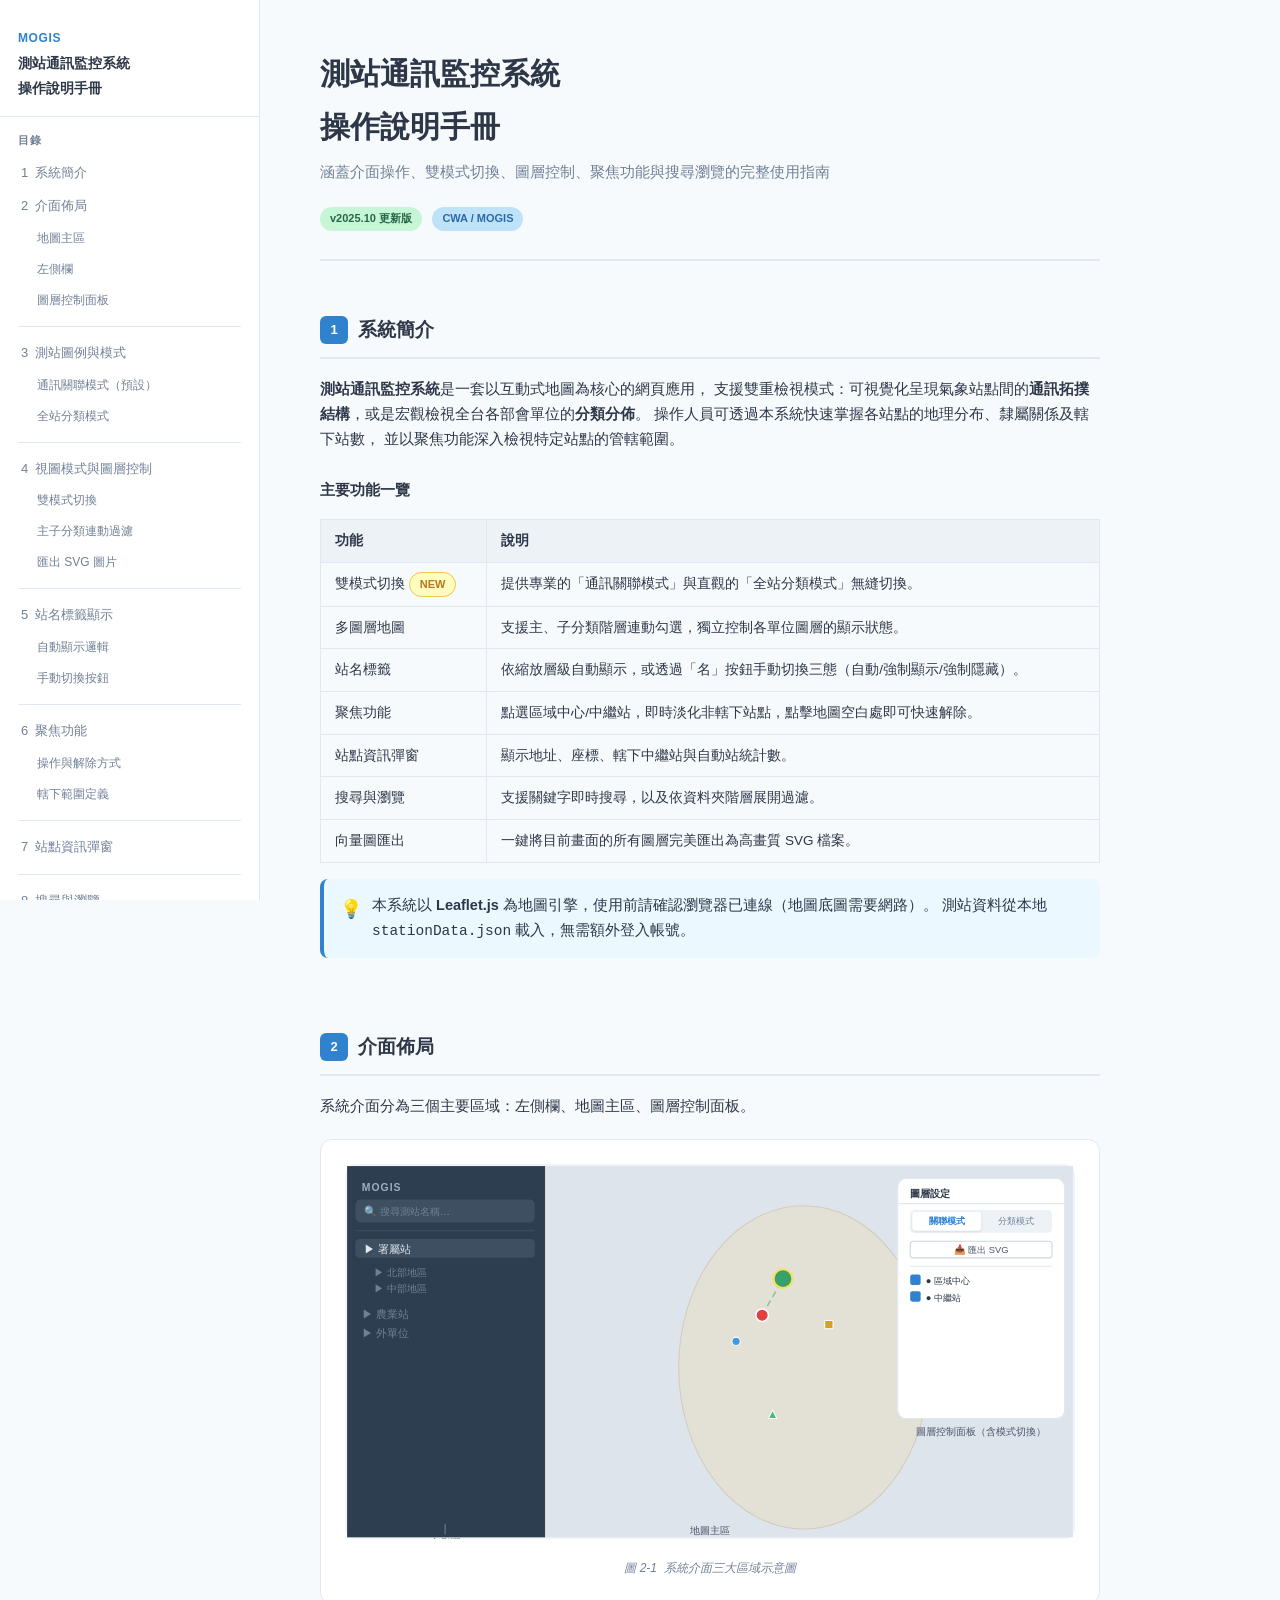
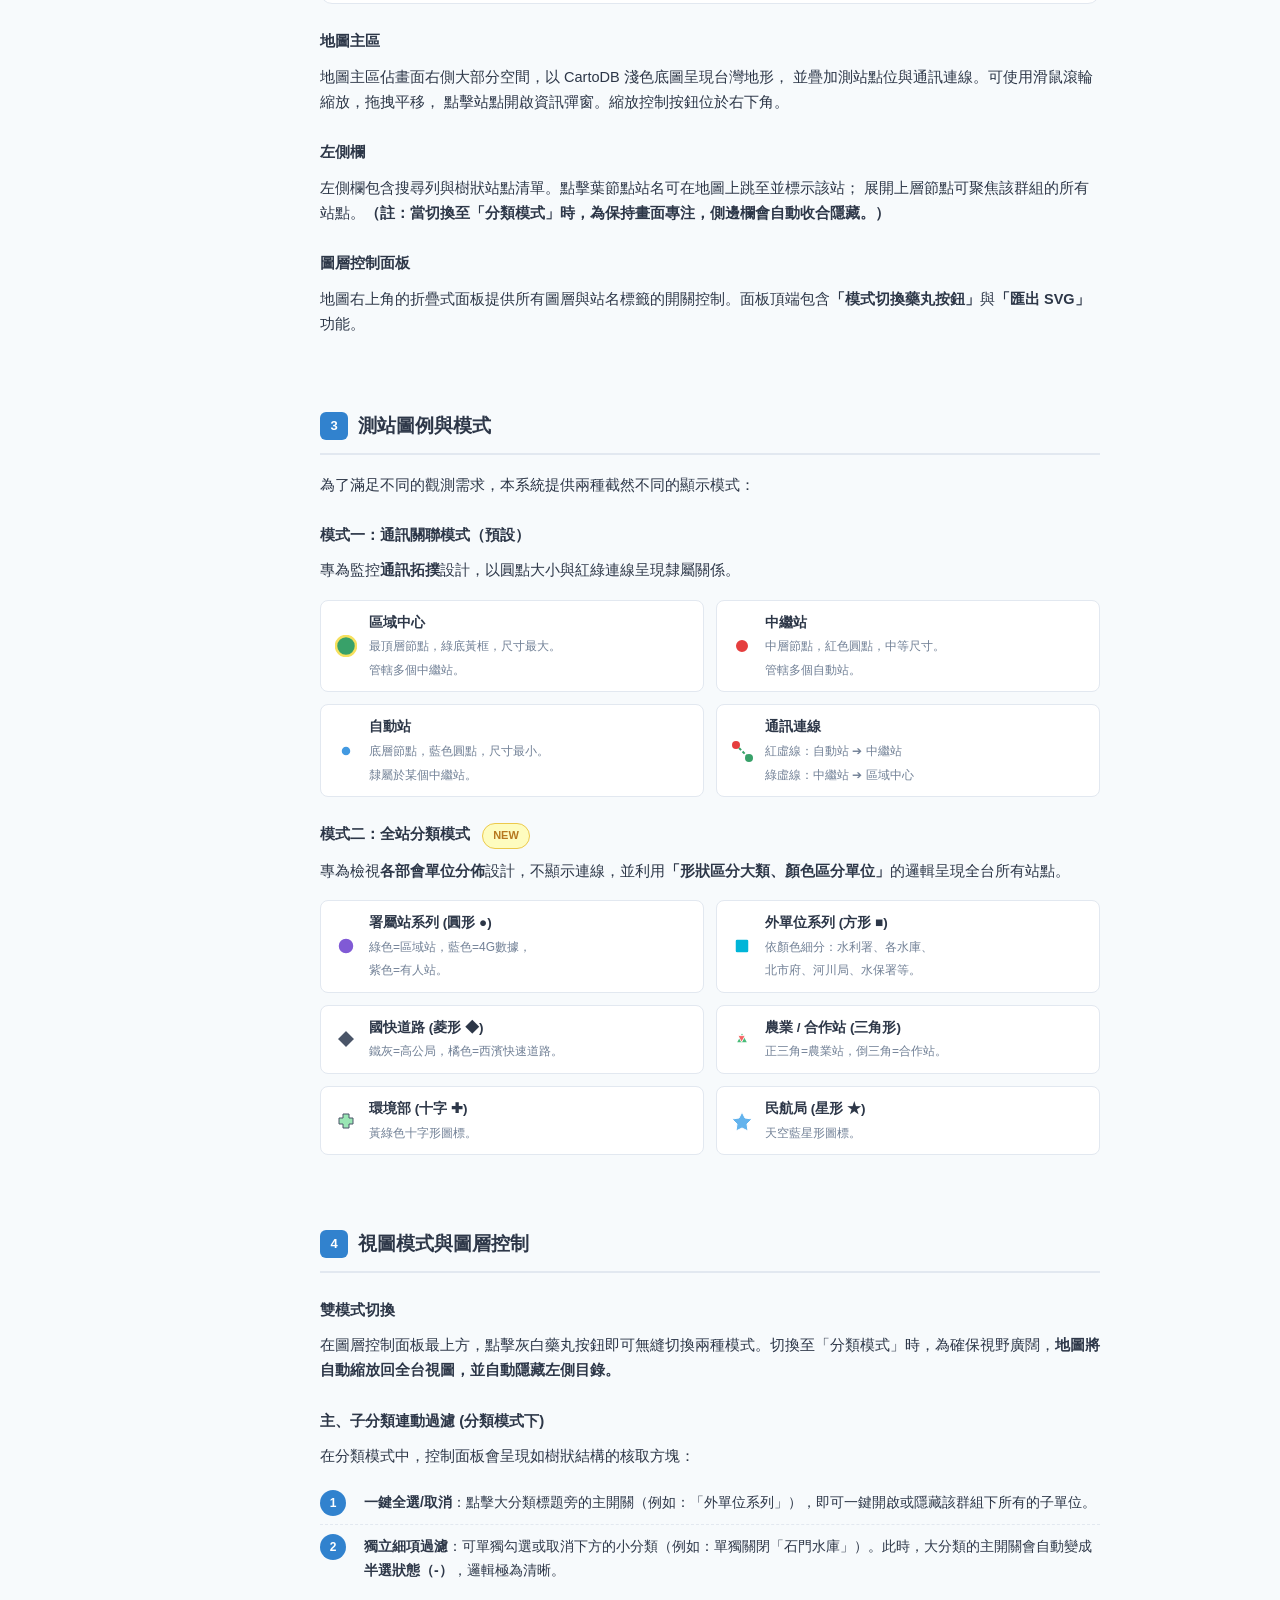
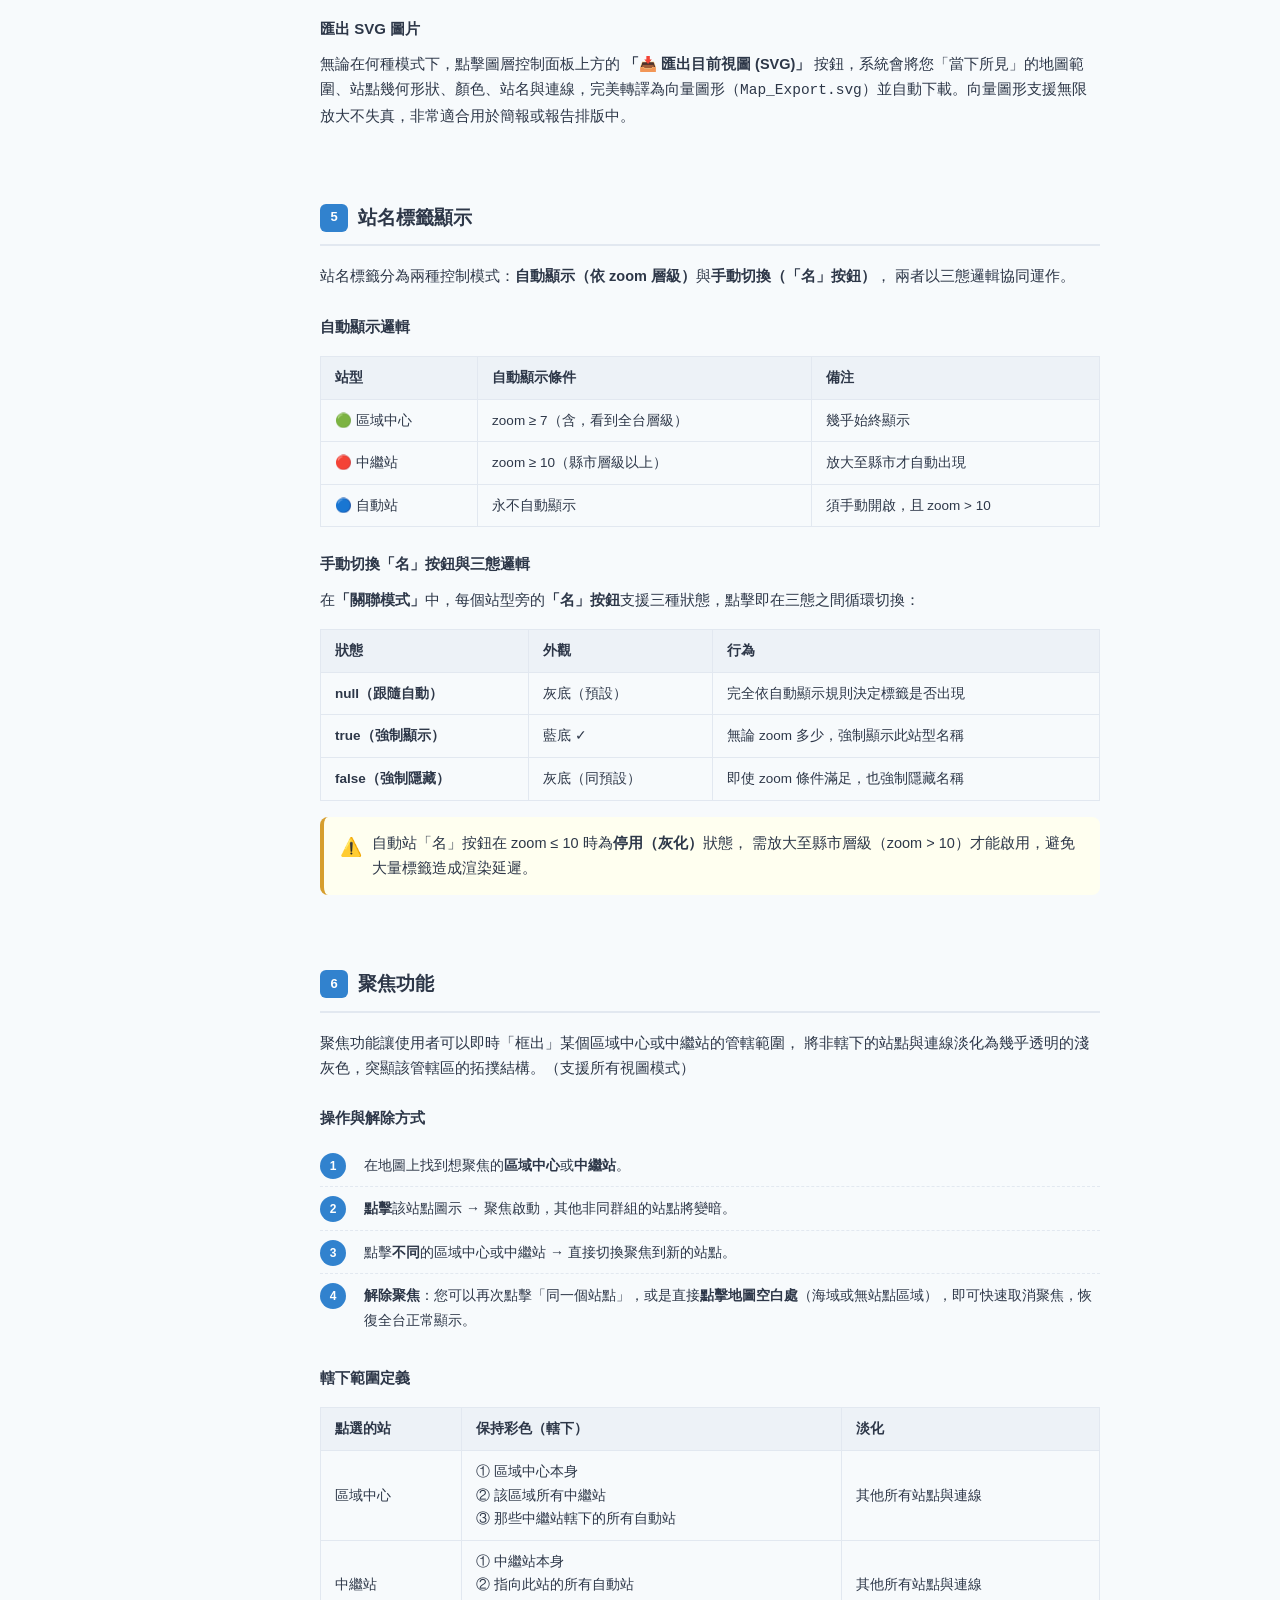
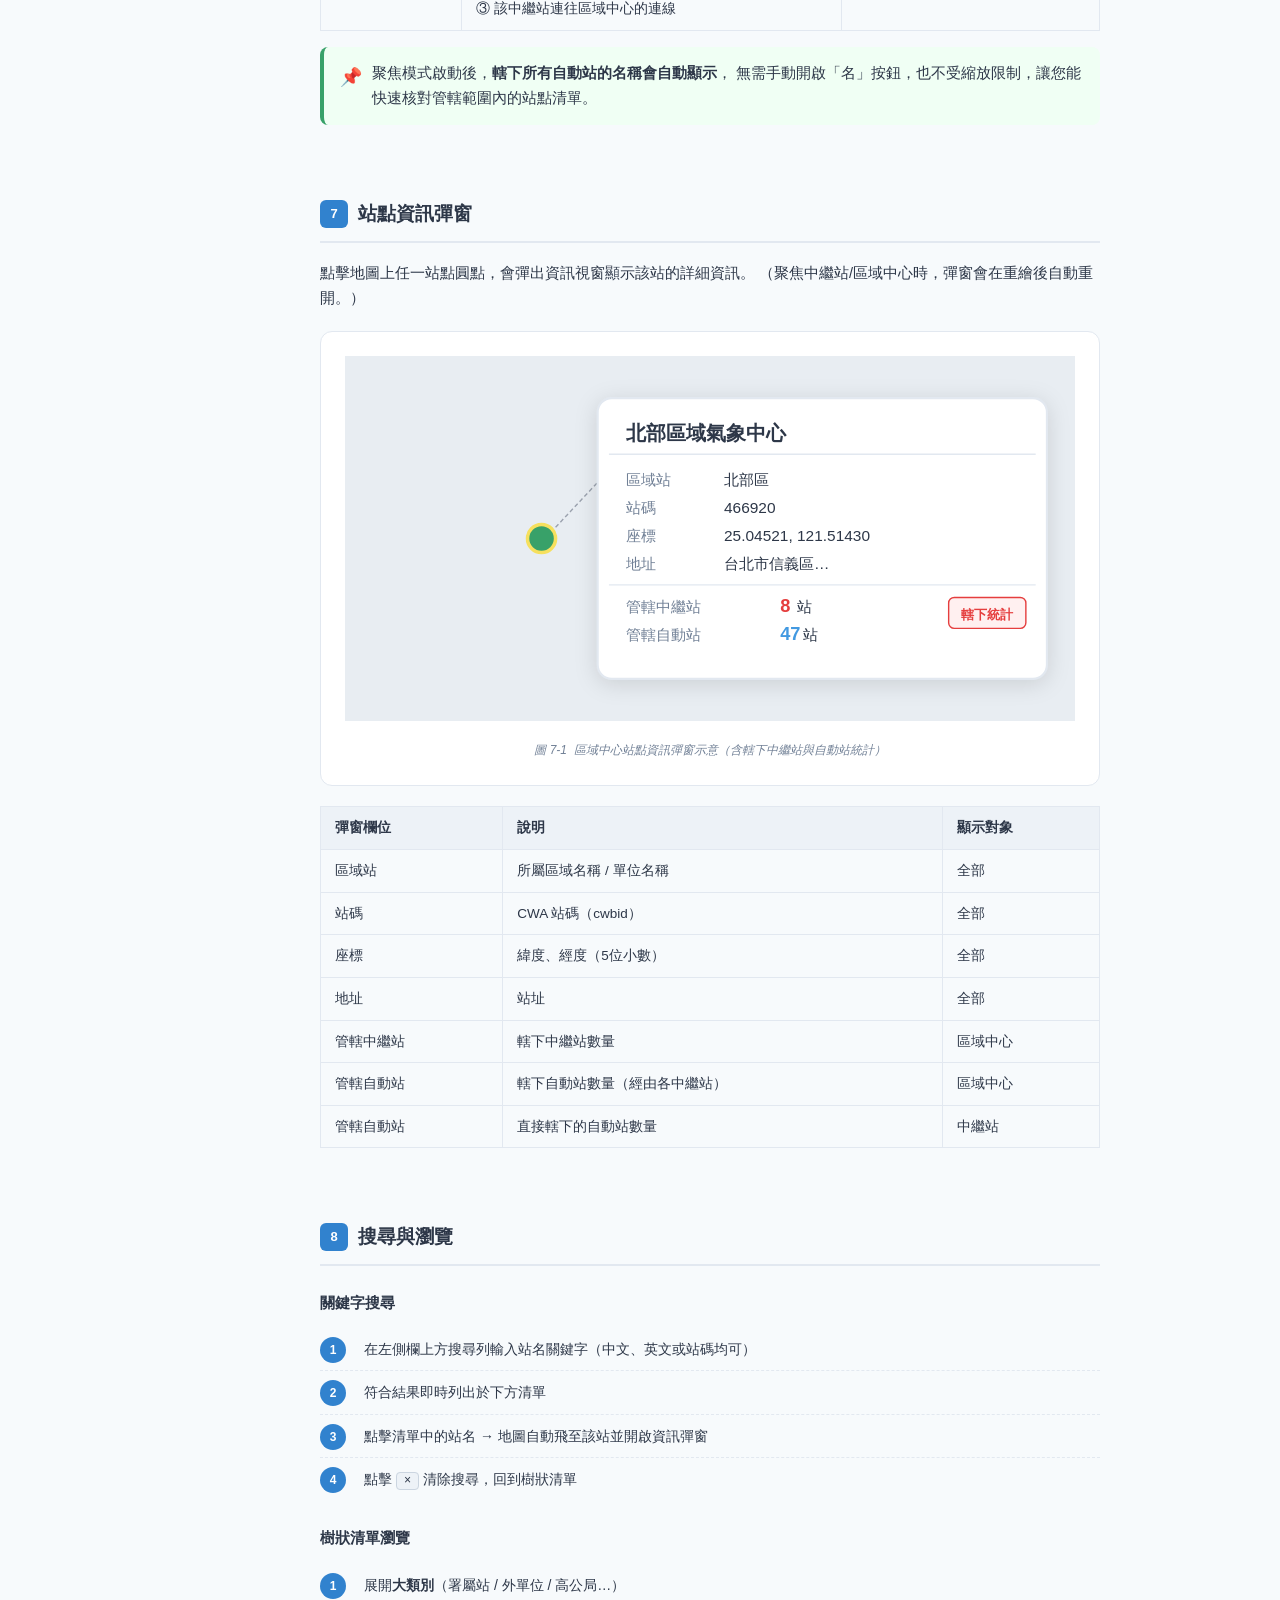
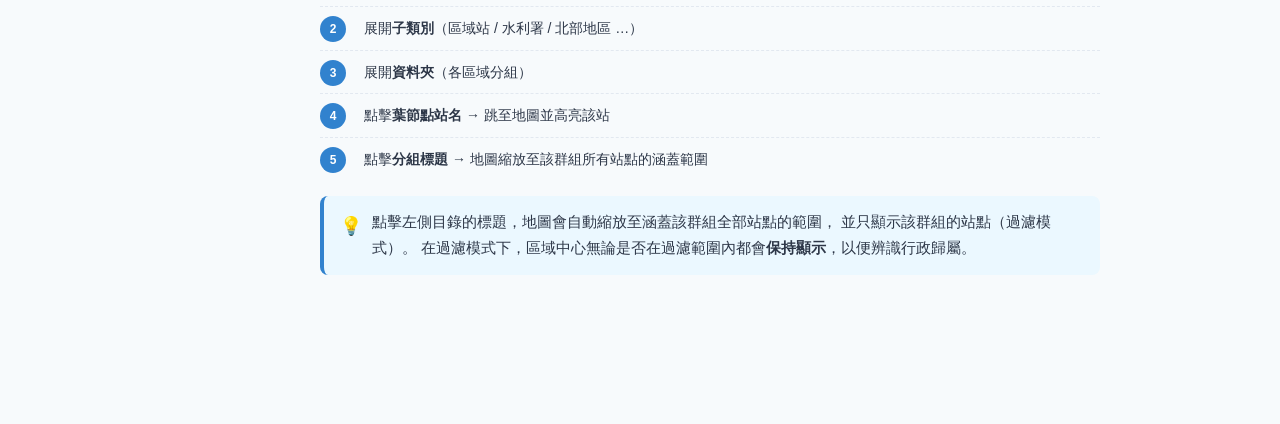
<file: OD_station_monitor_guide.html>
<!DOCTYPE html>
<html lang="zh-Hant">
<head>
<meta charset="UTF-8">
<meta name="viewport" content="width=device-width, initial-scale=1.0">
<title>測站通訊監控系統 — 操作說明手冊</title>
<style>
*, *::before, *::after { box-sizing: border-box; margin: 0; padding: 0; }
html { scroll-behavior: smooth; }

:root {
  --c-center: #38a169;
  --c-hub:    #e53e3e;
  --c-auto:   #4299e1;
  --c-text:   #2d3748;
  --c-muted:  #718096;
  --c-bg:     #f7fafc;
  --c-panel:  #ffffff;
  --c-border: #e2e8f0;
  --c-accent: #3182ce;
  --toc-w:    260px;
}

body {
  font-family: "Noto Sans TC","PingFang TC","Microsoft JhengHei",sans-serif;
  background: var(--c-bg);
  color: var(--c-text);
  line-height: 1.75;
  display: flex;
  min-height: 100vh;
}

/* ── TOC 側邊欄 ── */
#toc {
  width: var(--toc-w);
  min-width: var(--toc-w);
  background: var(--c-panel);
  border-right: 1px solid var(--c-border);
  position: sticky;
  top: 0;
  height: 100vh;
  overflow-y: auto;
  padding: 28px 0 40px;
  flex-shrink: 0;
}
#toc-brand {
  padding: 0 18px 16px;
  border-bottom: 1px solid var(--c-border);
  margin-bottom: 14px;
}
#toc-brand .sys-name { font-size: 12px; font-weight: 700; color: var(--c-accent); letter-spacing:.05em; }
#toc-brand .doc-name { font-size: 14px; font-weight: 800; color: var(--c-text); margin-top: 2px; }
#toc-label {
  font-size: 10.5px; font-weight: 700; letter-spacing:.1em;
  color: var(--c-muted); padding: 0 18px 8px; text-transform: uppercase;
}
.toc-a {
  display: block; padding: 5px 18px;
  font-size: 13px; color: var(--c-muted);
  text-decoration: none; border-left: 3px solid transparent;
  transition: all .15s;
}
.toc-a:hover { color: var(--c-accent); background: #ebf8ff; }
.toc-a.active { color: var(--c-accent); border-left-color: var(--c-accent); background: #ebf8ff; font-weight: 600; }
.toc-a.sub { padding-left: 34px; font-size: 12px; }
.toc-sep { height: 1px; background: var(--c-border); margin: 10px 18px; }

/* ── 主內容 ── */
#main {
  flex: 1;
  padding: 48px 60px 80px;
  max-width: 900px;
}

.doc-hero {
  margin-bottom: 52px;
  padding-bottom: 28px;
  border-bottom: 2px solid var(--c-border);
}
.doc-hero h1 { font-size: 30px; font-weight: 800; color: var(--c-text); }
.doc-hero .sub { font-size: 15px; color: var(--c-muted); margin-top: 6px; }
.tag {
  display:inline-block; padding:2px 10px; border-radius:99px;
  font-size:11px; font-weight:700; margin-right:6px; margin-top:10px;
}
.tag-v { background:#c6f6d5; color:#276749; }
.tag-d { background:#bee3f8; color:#2a69ac; }
.tag-new { background:#fefcbf; color:#b7791f; border: 1px solid #ecc94b; }

/* 章節 */
.chapter { margin-bottom: 72px; scroll-margin-top: 20px; }
h2 {
  font-size: 19px; font-weight: 800; color: var(--c-text);
  display: flex; align-items: center; gap: 10px;
  margin-bottom: 18px; padding-bottom: 10px;
  border-bottom: 2px solid var(--c-border);
}
h2 .num {
  display:inline-flex; align-items:center; justify-content:center;
  width:28px; height:28px; background:var(--c-accent); color:#fff;
  border-radius:6px; font-size:13px; font-weight:800; flex-shrink:0;
}
h3 { font-size:15px; font-weight:700; color:var(--c-text); margin:24px 0 10px; }
p  { font-size:14.5px; margin-bottom:12px; }

/* 插圖框 */
.fig {
  background:var(--c-panel); border:1px solid var(--c-border); border-radius:12px;
  padding:24px; margin:20px 0; text-align:center; overflow:hidden;
}
.fig svg { max-width:100%; height:auto; }
.fig-cap { font-size:12px; color:var(--c-muted); margin-top:10px; font-style:italic; }

/* 說明方塊 */
.callout {
  border-radius:8px; padding:14px 16px; margin:16px 0;
  font-size:13.5px; display:flex; gap:10px; align-items:flex-start;
}
.callout .ico { font-size:18px; flex-shrink:0; margin-top:1px; }
.callout p { margin:0; }
.note  { background:#ebf8ff; border-left:4px solid var(--c-accent); }
.tip   { background:#f0fff4; border-left:4px solid #38a169; }
.warn  { background:#fffff0; border-left:4px solid #d69e2e; }

/* 圖例格 */
.legend-grid { display:grid; grid-template-columns:1fr 1fr; gap:12px; margin:16px 0; }
.legend-item {
  display:flex; align-items:center; gap:12px;
  background:var(--c-panel); border:1px solid var(--c-border);
  border-radius:8px; padding:10px 14px; font-size:13.5px;
}

/* 步驟清單 */
ol.steps { counter-reset:s; list-style:none; margin:12px 0; }
ol.steps li {
  counter-increment:s; position:relative; padding:9px 0 9px 44px;
  border-bottom:1px dashed var(--c-border); font-size:14px;
}
ol.steps li:last-child { border-bottom:none; }
ol.steps li::before {
  content:counter(s);
  position:absolute; left:0; top:9px;
  width:26px; height:26px; background:var(--c-accent); color:#fff;
  border-radius:50%; text-align:center; line-height:26px;
  font-size:12px; font-weight:700;
}

/* 表格 */
table { width:100%; border-collapse:collapse; margin:16px 0; font-size:13.5px; }
th { background:#edf2f7; padding:9px 14px; text-align:left; font-weight:700; border:1px solid var(--c-border); }
td { padding:9px 14px; border:1px solid var(--c-border); }
tr:nth-child(even) td { background:#f7fafc; }

/* 對比框 */
.compare { display:grid; grid-template-columns:1fr 1fr; gap:16px; margin:20px 0; }
.cbox { border:1px solid var(--c-border); border-radius:10px; overflow:hidden; }
.clabel { font-size:12px; font-weight:700; padding:6px 14px; text-align:center; }
.clabel.before { background:#fed7d7; color:#742a2a; }
.clabel.after  { background:#c6f6d5; color:#22543d; }

kbd {
  background:#edf2f7; border:1px solid #cbd5e0;
  border-radius:4px; padding:1px 7px; font-size:12px; font-family:monospace;
}
strong { color: var(--c-text); }
</style>
</head>
<body>

<nav id="toc">
  <div id="toc-brand">
    <div class="sys-name">MOGIS</div>
    <div class="doc-name">測站通訊監控系統<br>操作說明手冊</div>
  </div>
  <div id="toc-label">目錄</div>
  <a class="toc-a" href="#ch1">1 &nbsp;系統簡介</a>
  <a class="toc-a" href="#ch2">2 &nbsp;介面佈局</a>
  <a class="toc-a sub" href="#ch2-map">地圖主區</a>
  <a class="toc-a sub" href="#ch2-sidebar">左側欄</a>
  <a class="toc-a sub" href="#ch2-panel">圖層控制面板</a>
  <div class="toc-sep"></div>
  <a class="toc-a" href="#ch3">3 &nbsp;測站圖例與模式</a>
  <a class="toc-a sub" href="#ch3-link">通訊關聯模式（預設）</a>
  <a class="toc-a sub" href="#ch3-category">全站分類模式</a>
  <div class="toc-sep"></div>
  <a class="toc-a" href="#ch4">4 &nbsp;視圖模式與圖層控制</a>
  <a class="toc-a sub" href="#ch4-toggle">雙模式切換</a>
  <a class="toc-a sub" href="#ch4-tree">主子分類連動過濾</a>
  <a class="toc-a sub" href="#ch4-export">匯出 SVG 圖片</a>
  <div class="toc-sep"></div>
  <a class="toc-a" href="#ch5">5 &nbsp;站名標籤顯示</a>
  <a class="toc-a sub" href="#ch5-auto">自動顯示邏輯</a>
  <a class="toc-a sub" href="#ch5-btn">手動切換按鈕</a>
  <div class="toc-sep"></div>
  <a class="toc-a" href="#ch6">6 &nbsp;聚焦功能</a>
  <a class="toc-a sub" href="#ch6-how">操作與解除方式</a>
  <a class="toc-a sub" href="#ch6-scope">轄下範圍定義</a>
  <div class="toc-sep"></div>
  <a class="toc-a" href="#ch7">7 &nbsp;站點資訊彈窗</a>
  <div class="toc-sep"></div>
  <a class="toc-a" href="#ch8">8 &nbsp;搜尋與瀏覽</a>
</nav>

<main id="main">

  <div class="doc-hero">
    <h1>測站通訊監控系統<br>操作說明手冊</h1>
    <p class="sub">涵蓋介面操作、雙模式切換、圖層控制、聚焦功能與搜尋瀏覽的完整使用指南</p>
    <span class="tag tag-v">v2025.10 更新版</span>
    <span class="tag tag-d">CWA / MOGIS</span>
  </div>

  <section class="chapter" id="ch1">
    <h2><span class="num">1</span>系統簡介</h2>
    <p>
      <strong>測站通訊監控系統</strong>是一套以互動式地圖為核心的網頁應用，
      支援雙重檢視模式：可視覺化呈現氣象站點間的<strong>通訊拓撲結構</strong>，或是宏觀檢視全台各部會單位的<strong>分類分佈</strong>。
      操作人員可透過本系統快速掌握各站點的地理分布、隸屬關係及轄下站數，
      並以聚焦功能深入檢視特定站點的管轄範圍。
    </p>

    <h3>主要功能一覽</h3>
    <table>
      <tr><th>功能</th><th>說明</th></tr>
      <tr><td>雙模式切換 <span class="tag tag-new" style="margin:0;">NEW</span></td><td>提供專業的「通訊關聯模式」與直觀的「全站分類模式」無縫切換。</td></tr>
      <tr><td>多圖層地圖</td><td>支援主、子分類階層連動勾選，獨立控制各單位圖層的顯示狀態。</td></tr>
      <tr><td>站名標籤</td><td>依縮放層級自動顯示，或透過「名」按鈕手動切換三態（自動/強制顯示/強制隱藏）。</td></tr>
      <tr><td>聚焦功能</td><td>點選區域中心/中繼站，即時淡化非轄下站點，點擊地圖空白處即可快速解除。</td></tr>
      <tr><td>站點資訊彈窗</td><td>顯示地址、座標、轄下中繼站與自動站統計數。</td></tr>
      <tr><td>搜尋與瀏覽</td><td>支援關鍵字即時搜尋，以及依資料夾階層展開過濾。</td></tr>
      <tr><td>向量圖匯出</td><td>一鍵將目前畫面的所有圖層完美匯出為高畫質 SVG 檔案。</td></tr>
    </table>

    <div class="callout note">
      <span class="ico">💡</span>
      <p>本系統以 <strong>Leaflet.js</strong> 為地圖引擎，使用前請確認瀏覽器已連線（地圖底圖需要網路）。
      測站資料從本地 <code>stationData.json</code> 載入，無需額外登入帳號。</p>
    </div>
  </section>

  <section class="chapter" id="ch2">
    <h2><span class="num">2</span>介面佈局</h2>
    <p>系統介面分為三個主要區域：左側欄、地圖主區、圖層控制面板。</p>

    <div class="fig">
      <svg viewBox="0 0 700 360" xmlns="http://www.w3.org/2000/svg">
        <rect width="700" height="360" rx="10" fill="#f0f4f8"/>
        <rect x="2" y="2" width="190" height="356" rx="8 0 0 8" fill="#2c3e50"/>
        <text x="16" y="26" fill="#a0aec0" font-size="10" font-family="sans-serif" font-weight="700" letter-spacing="1">MOGIS</text>
        <rect x="10" y="34" width="172" height="22" rx="5" fill="#3d4f61"/>
        <text x="18" y="49" fill="#718096" font-size="10" font-family="sans-serif">🔍 搜尋測站名稱…</text>
        <line x1="10" y1="64" x2="182" y2="64" stroke="#3d4f61" stroke-width="1"/>
        <rect x="10" y="72" width="172" height="18" rx="4" fill="#3d4f61"/>
        <text x="18" y="85" fill="#e2e8f0" font-size="10.5" font-family="sans-serif">▶ 署屬站</text>
        <text x="28" y="107" fill="#718096" font-size="10" font-family="sans-serif">▶ 北部地區</text>
        <text x="28" y="123" fill="#718096" font-size="10" font-family="sans-serif">▶ 中部地區</text>
        <text x="16" y="148" fill="#718096" font-size="10.5" font-family="sans-serif">▶ 農業站</text>
        <text x="16" y="166" fill="#718096" font-size="10.5" font-family="sans-serif">▶ 外單位</text>

        <rect x="192" y="2" width="506" height="356" rx="0 8 8 0" fill="#dde4eb"/>
        <ellipse cx="440" cy="195" rx="120" ry="155" fill="#e8dfc8" stroke="#c8bda0" stroke-width="1" opacity="0.6"/>
        <line x1="400" y1="145" x2="420" y2="110" stroke="#38a169" stroke-width="1.5" stroke-dasharray="6,4" opacity="0.5"/>
        <circle cx="375" cy="170" r="4" fill="#4299e1" stroke="#fff" stroke-width="1"/>
        <circle cx="400" cy="145" r="6" fill="#e53e3e" stroke="#fff" stroke-width="1.5"/>
        <circle cx="420" cy="110" r="9" fill="#38a169" stroke="#f6e05e" stroke-width="2"/>
        
        <rect x="460" y="150" width="8" height="8" fill="#d69e2e" stroke="#fff" rx="1"/>
        <polygon points="410,236 414,244 406,244" fill="#48bb78" stroke="#fff" stroke-width="1"/>

        <rect x="530" y="14" width="160" height="230" rx="8" fill="white" stroke="#e2e8f0" stroke-width="1"/>
        <text x="542" y="32" fill="#2d3748" font-size="10" font-family="sans-serif" font-weight="700">圖層設定</text>
        <line x1="530" y1="38" x2="690" y2="38" stroke="#e2e8f0" stroke-width="1"/>
        <rect x="542" y="44" width="136" height="22" rx="4" fill="#edf2f7"/>
        <rect x="544" y="46" width="66" height="18" rx="3" fill="#fff" filter="drop-shadow(0 1px 1px rgba(0,0,0,0.1))"/>
        <text x="577" y="58" fill="#3182ce" font-size="9" font-family="sans-serif" text-anchor="middle" font-weight="bold">關聯模式</text>
        <text x="643" y="58" fill="#718096" font-size="9" font-family="sans-serif" text-anchor="middle">分類模式</text>
        
        <rect x="542" y="74" width="136" height="16" rx="3" fill="#fff" stroke="#cbd5e0" stroke-width="1"/>
        <text x="610" y="85" fill="#4a5568" font-size="9" font-family="sans-serif" text-anchor="middle">📥 匯出 SVG</text>

        <line x1="542" y1="98" x2="678" y2="98" stroke="#e2e8f0" stroke-width="1"/>
        <rect x="542" y="106" width="10" height="10" rx="2" fill="#3182ce"/>
        <text x="557" y="115" fill="#2d3748" font-size="9" font-family="sans-serif">● 區域中心</text>
        <rect x="542" y="122" width="10" height="10" rx="2" fill="#3182ce"/>
        <text x="557" y="131" fill="#2d3748" font-size="9" font-family="sans-serif">● 中繼站</text>

        <line x1="96" y1="345" x2="96" y2="355" stroke="#718096" stroke-width="1" marker-end="url(#arr)"/>
        <text x="96" y="358" fill="#4a5568" font-size="10" font-family="sans-serif" text-anchor="middle" dy="8">左側欄</text>
        <text x="350" y="355" fill="#4a5568" font-size="10" font-family="sans-serif" text-anchor="middle">地圖主區</text>
        <text x="610" y="260" fill="#4a5568" font-size="10" font-family="sans-serif" text-anchor="middle">圖層控制面板（含模式切換）</text>
      </svg>
      <div class="fig-cap">圖 2-1 &nbsp;系統介面三大區域示意圖</div>
    </div>

    <h3 id="ch2-map">地圖主區</h3>
    <p>
      地圖主區佔畫面右側大部分空間，以 CartoDB 淺色底圖呈現台灣地形，
      並疊加測站點位與通訊連線。可使用滑鼠滾輪縮放，拖拽平移，
      點擊站點開啟資訊彈窗。縮放控制按鈕位於右下角。
    </p>

    <h3 id="ch2-sidebar">左側欄</h3>
    <p>
      左側欄包含搜尋列與樹狀站點清單。點擊葉節點站名可在地圖上跳至並標示該站；
      展開上層節點可聚焦該群組的所有站點。<strong>（註：當切換至「分類模式」時，為保持畫面專注，側邊欄會自動收合隱藏。）</strong>
    </p>

    <h3 id="ch2-panel">圖層控制面板</h3>
    <p>
      地圖右上角的折疊式面板提供所有圖層與站名標籤的開關控制。面板頂端包含<strong>「模式切換藥丸按鈕」</strong>與<strong>「匯出 SVG」</strong>功能。
    </p>
  </section>

  <section class="chapter" id="ch3">
    <h2><span class="num">3</span>測站圖例與模式</h2>
    <p>為了滿足不同的觀測需求，本系統提供兩種截然不同的顯示模式：</p>

    <h3 id="ch3-link">模式一：通訊關聯模式（預設）</h3>
    <p>專為監控<strong>通訊拓撲</strong>設計，以圓點大小與紅綠連線呈現隸屬關係。</p>
    <div class="legend-grid">
      <div class="legend-item">
        <svg width="22" height="22"><circle cx="11" cy="11" r="10" fill="#38a169" stroke="#f6e05e" stroke-width="2.5"/></svg>
        <div>
          <strong>區域中心</strong><br>
          <span style="font-size:12px;color:#718096;">最頂層節點，綠底黃框，尺寸最大。<br>管轄多個中繼站。</span>
        </div>
      </div>
      <div class="legend-item">
        <svg width="22" height="22"><circle cx="11" cy="11" r="7" fill="#e53e3e" stroke="#fff" stroke-width="2"/></svg>
        <div>
          <strong>中繼站</strong><br>
          <span style="font-size:12px;color:#718096;">中層節點，紅色圓點，中等尺寸。<br>管轄多個自動站。</span>
        </div>
      </div>
      <div class="legend-item">
        <svg width="22" height="22"><circle cx="11" cy="11" r="5" fill="#4299e1" stroke="#fff" stroke-width="1.5"/></svg>
        <div>
          <strong>自動站</strong><br>
          <span style="font-size:12px;color:#718096;">底層節點，藍色圓點，尺寸最小。<br>隸屬於某個中繼站。</span>
        </div>
      </div>
      <div class="legend-item">
        <svg width="22" height="22" viewBox="0 0 22 22">
          <circle cx="5" cy="5" r="4" fill="#e53e3e" />
          <line x1="8" y1="8" x2="16" y2="16" stroke="#38a169" stroke-width="2" stroke-dasharray="3,2"/>
          <circle cx="18" cy="18" r="4" fill="#38a169" />
        </svg>
        <div>
          <strong>通訊連線</strong><br>
          <span style="font-size:12px;color:#718096;">紅虛線：自動站 ➔ 中繼站<br>綠虛線：中繼站 ➔ 區域中心</span>
        </div>
      </div>
    </div>

    <h3 id="ch3-category">模式二：全站分類模式 <span class="tag tag-new" style="margin:0 0 0 8px;">NEW</span></h3>
    <p>專為檢視<strong>各部會單位分佈</strong>設計，不顯示連線，並利用<strong>「形狀區分大類、顏色區分單位」</strong>的邏輯呈現全台所有站點。</p>
    <div class="legend-grid">
      <div class="legend-item">
        <svg width="22" height="22"><circle cx="11" cy="11" r="8" fill="#805ad5" stroke="#fff" stroke-width="1.5"/></svg>
        <div>
          <strong>署屬站系列 (圓形 ●)</strong><br>
          <span style="font-size:12px;color:#718096;">綠色=區域站，藍色=4G數據，<br>紫色=有人站。</span>
        </div>
      </div>
      <div class="legend-item">
        <svg width="22" height="22"><rect x="4" y="4" width="14" height="14" fill="#00b5d8" stroke="#fff" stroke-width="1.5" rx="2"/></svg>
        <div>
          <strong>外單位系列 (方形 ■)</strong><br>
          <span style="font-size:12px;color:#718096;">依顏色細分：水利署、各水庫、<br>北市府、河川局、水保署等。</span>
        </div>
      </div>
      <div class="legend-item">
        <svg width="22" height="22"><polygon points="11,2 20,11 11,20 2,11" fill="#4a5568" stroke="#fff" stroke-width="1.5"/></svg>
        <div>
          <strong>國快道路 (菱形 ◆)</strong><br>
          <span style="font-size:12px;color:#718096;">鐵灰=高公局，橘色=西濱快速道路。</span>
        </div>
      </div>
      <div class="legend-item">
        <svg width="22" height="22">
          <polygon points="5,15 11,4 17,15" fill="#48bb78" stroke="#fff" stroke-width="1.5"/>
          <polygon points="17,6 11,17 5,6" fill="#f56565" stroke="#fff" stroke-width="1.5" transform="translate(4,4) scale(0.6)"/>
        </svg>
        <div>
          <strong>農業 / 合作站 (三角形)</strong><br>
          <span style="font-size:12px;color:#718096;">正三角=農業站，倒三角=合作站。</span>
        </div>
      </div>
      <div class="legend-item">
        <svg width="22" height="22"><polygon points="8,4 14,4 14,8 18,8 18,14 14,14 14,18 8,18 8,14 4,14 4,8 8,8" fill="#9ae6b4" stroke="#4a5568" stroke-width="1"/></svg>
        <div>
          <strong>環境部 (十字 ✚)</strong><br>
          <span style="font-size:12px;color:#718096;">黃綠色十字形圖標。</span>
        </div>
      </div>
      <div class="legend-item">
        <svg width="22" height="22"><polygon points="11,2 14,8 21,9 16,14 17,21 11,18 5,21 6,14 1,9 8,8" fill="#63b3ed" stroke="#fff" stroke-width="1"/></svg>
        <div>
          <strong>民航局 (星形 ★)</strong><br>
          <span style="font-size:12px;color:#718096;">天空藍星形圖標。</span>
        </div>
      </div>
    </div>
  </section>

  <section class="chapter" id="ch4">
    <h2><span class="num">4</span>視圖模式與圖層控制</h2>

    <h3 id="ch4-toggle">雙模式切換</h3>
    <p>在圖層控制面板最上方，點擊灰白藥丸按鈕即可無縫切換兩種模式。切換至「分類模式」時，為確保視野廣闊，<strong>地圖將自動縮放回全台視圖，並自動隱藏左側目錄。</strong></p>

    <h3 id="ch4-tree">主、子分類連動過濾 (分類模式下)</h3>
    <p>在分類模式中，控制面板會呈現如樹狀結構的核取方塊：</p>
    <ol class="steps">
      <li><strong>一鍵全選/取消</strong>：點擊大分類標題旁的主開關（例如：「外單位系列」），即可一鍵開啟或隱藏該群組下所有的子單位。</li>
      <li><strong>獨立細項過濾</strong>：可單獨勾選或取消下方的小分類（例如：單獨關閉「石門水庫」）。此時，大分類的主開關會自動變成<strong>半選狀態（-）</strong>，邏輯極為清晰。</li>
    </ol>

    <h3 id="ch4-export">匯出 SVG 圖片</h3>
    <p>無論在何種模式下，點擊圖層控制面板上方的 <strong>「📥 匯出目前視圖 (SVG)」</strong> 按鈕，系統會將您「當下所見」的地圖範圍、站點幾何形狀、顏色、站名與連線，完美轉譯為向量圖形（<code>Map_Export.svg</code>）並自動下載。向量圖形支援無限放大不失真，非常適合用於簡報或報告排版中。</p>
  </section>

  <section class="chapter" id="ch5">
    <h2><span class="num">5</span>站名標籤顯示</h2>
    <p>
      站名標籤分為兩種控制模式：<strong>自動顯示（依 zoom 層級）</strong>與<strong>手動切換（「名」按鈕）</strong>，
      兩者以三態邏輯協同運作。
    </p>

    <h3 id="ch5-auto">自動顯示邏輯</h3>
    <table>
      <tr><th>站型</th><th>自動顯示條件</th><th>備注</th></tr>
      <tr><td>🟢 區域中心</td><td>zoom ≥ 7（含，看到全台層級）</td><td>幾乎始終顯示</td></tr>
      <tr><td>🔴 中繼站</td><td>zoom ≥ 10（縣市層級以上）</td><td>放大至縣市才自動出現</td></tr>
      <tr><td>🔵 自動站</td><td>永不自動顯示</td><td>須手動開啟，且 zoom > 10</td></tr>
    </table>

    <h3 id="ch5-btn">手動切換「名」按鈕與三態邏輯</h3>
    <p>
      在<strong>「關聯模式」</strong>中，每個站型旁的<strong>「名」按鈕</strong>支援三種狀態，點擊即在三態之間循環切換：
    </p>
    <table>
      <tr><th>狀態</th><th>外觀</th><th>行為</th></tr>
      <tr><td><strong>null（跟隨自動）</strong></td><td>灰底（預設）</td><td>完全依自動顯示規則決定標籤是否出現</td></tr>
      <tr><td><strong>true（強制顯示）</strong></td><td>藍底 ✓</td><td>無論 zoom 多少，強制顯示此站型名稱</td></tr>
      <tr><td><strong>false（強制隱藏）</strong></td><td>灰底（同預設）</td><td>即使 zoom 條件滿足，也強制隱藏名稱</td></tr>
    </table>

    <div class="callout warn">
      <span class="ico">⚠️</span>
      <p>自動站「名」按鈕在 zoom ≤ 10 時為<strong>停用（灰化）</strong>狀態，
      需放大至縣市層級（zoom > 10）才能啟用，避免大量標籤造成渲染延遲。</p>
    </div>
  </section>

  <section class="chapter" id="ch6">
    <h2><span class="num">6</span>聚焦功能</h2>
    <p>
      聚焦功能讓使用者可以即時「框出」某個區域中心或中繼站的管轄範圍，
      將非轄下的站點與連線淡化為幾乎透明的淺灰色，突顯該管轄區的拓撲結構。（支援所有視圖模式）
    </p>

    <h3 id="ch6-how">操作與解除方式</h3>
    <ol class="steps">
      <li>在地圖上找到想聚焦的<strong>區域中心</strong>或<strong>中繼站</strong>。</li>
      <li><strong>點擊</strong>該站點圖示 → 聚焦啟動，其他非同群組的站點將變暗。</li>
      <li>點擊<strong>不同</strong>的區域中心或中繼站 → 直接切換聚焦到新的站點。</li>
      <li><strong>解除聚焦</strong>：您可以再次點擊「同一個站點」，或是直接<strong>點擊地圖空白處</strong>（海域或無站點區域），即可快速取消聚焦，恢復全台正常顯示。</li>
    </ol>

    <h3 id="ch6-scope">轄下範圍定義</h3>
    <table>
      <tr><th>點選的站</th><th>保持彩色（轄下）</th><th>淡化</th></tr>
      <tr>
        <td>區域中心</td>
        <td>
          ① 區域中心本身<br>
          ② 該區域所有中繼站<br>
          ③ 那些中繼站轄下的所有自動站
        </td>
        <td>其他所有站點與連線</td>
      </tr>
      <tr>
        <td>中繼站</td>
        <td>
          ① 中繼站本身<br>
          ② 指向此站的所有自動站<br>
          ③ 該中繼站連往區域中心的連線
        </td>
        <td>其他所有站點與連線</td>
      </tr>
    </table>
    
    <div class="callout tip">
      <span class="ico">📌</span>
      <p>聚焦模式啟動後，<strong>轄下所有自動站的名稱會自動顯示</strong>，
      無需手動開啟「名」按鈕，也不受縮放限制，讓您能快速核對管轄範圍內的站點清單。</p>
    </div>
  </section>

  <section class="chapter" id="ch7">
    <h2><span class="num">7</span>站點資訊彈窗</h2>
    <p>
      點擊地圖上任一站點圓點，會彈出資訊視窗顯示該站的詳細資訊。
      （聚焦中繼站/區域中心時，彈窗會在重繪後自動重開。）
    </p>

    <div class="fig">
      <svg viewBox="0 0 520 260" xmlns="http://www.w3.org/2000/svg">
        <rect width="520" height="260" fill="#e8edf2"/>
        <circle cx="140" cy="130" r="10" fill="#38a169" stroke="#f6e05e" stroke-width="2.5"/>
        <line x1="150" y1="122" x2="180" y2="90" stroke="#9ca3af" stroke-width="1" stroke-dasharray="3,2"/>
        <rect x="180" y="30" width="320" height="200" rx="10" fill="white" stroke="#e2e8f0" stroke-width="1.5" filter="drop-shadow(0 3px 8px rgba(0,0,0,0.12))"/>
        <text x="200" y="60" fill="#2d3748" font-size="14" font-family="sans-serif" font-weight="800">北部區域氣象中心</text>
        <line x1="188" y1="70" x2="492" y2="70" stroke="#e2e8f0" stroke-width="1"/>
        <text x="200" y="92"  fill="#718096" font-size="11" font-family="sans-serif">區域站</text>
        <text x="270" y="92"  fill="#2d3748" font-size="11" font-family="sans-serif">北部區</text>
        <text x="200" y="112" fill="#718096" font-size="11" font-family="sans-serif">站碼</text>
        <text x="270" y="112" fill="#2d3748" font-size="11" font-family="sans-serif">466920</text>
        <text x="200" y="132" fill="#718096" font-size="11" font-family="sans-serif">座標</text>
        <text x="270" y="132" fill="#2d3748" font-size="11" font-family="sans-serif">25.04521, 121.51430</text>
        <text x="200" y="152" fill="#718096" font-size="11" font-family="sans-serif">地址</text>
        <text x="270" y="152" fill="#2d3748" font-size="11" font-family="sans-serif">台北市信義區…</text>
        <line x1="188" y1="163" x2="492" y2="163" stroke="#e2e8f0" stroke-width="1"/>
        <text x="200" y="182" fill="#718096" font-size="11" font-family="sans-serif">管轄中繼站</text>
        <text x="310" y="182" fill="#e53e3e" font-size="13" font-family="sans-serif" font-weight="800">8</text>
        <text x="322" y="182" fill="#2d3748" font-size="11" font-family="sans-serif">站</text>
        <text x="200" y="202" fill="#718096" font-size="11" font-family="sans-serif">管轄自動站</text>
        <text x="310" y="202" fill="#4299e1" font-size="13" font-family="sans-serif" font-weight="800">47</text>
        <text x="326" y="202" fill="#2d3748" font-size="11" font-family="sans-serif">站</text>
        <rect x="430" y="172" width="55" height="22" rx="4" fill="#fff0f0" stroke="#e53e3e" stroke-width="1"/>
        <text x="457" y="187" fill="#e53e3e" font-size="9.5" font-family="sans-serif" text-anchor="middle" font-weight="700">轄下統計</text>
      </svg>
      <div class="fig-cap">圖 7-1 &nbsp;區域中心站點資訊彈窗示意（含轄下中繼站與自動站統計）</div>
    </div>

    <table>
      <tr><th>彈窗欄位</th><th>說明</th><th>顯示對象</th></tr>
      <tr><td>區域站</td><td>所屬區域名稱 / 單位名稱</td><td>全部</td></tr>
      <tr><td>站碼</td><td>CWA 站碼（cwbid）</td><td>全部</td></tr>
      <tr><td>座標</td><td>緯度、經度（5位小數）</td><td>全部</td></tr>
      <tr><td>地址</td><td>站址</td><td>全部</td></tr>
      <tr><td>管轄中繼站</td><td>轄下中繼站數量</td><td>區域中心</td></tr>
      <tr><td>管轄自動站</td><td>轄下自動站數量（經由各中繼站）</td><td>區域中心</td></tr>
      <tr><td>管轄自動站</td><td>直接轄下的自動站數量</td><td>中繼站</td></tr>
    </table>
  </section>

  <section class="chapter" id="ch8">
    <h2><span class="num">8</span>搜尋與瀏覽</h2>

    <h3>關鍵字搜尋</h3>
    <ol class="steps">
      <li>在左側欄上方搜尋列輸入站名關鍵字（中文、英文或站碼均可）</li>
      <li>符合結果即時列出於下方清單</li>
      <li>點擊清單中的站名 → 地圖自動飛至該站並開啟資訊彈窗</li>
      <li>點擊 <kbd>×</kbd> 清除搜尋，回到樹狀清單</li>
    </ol>

    <h3>樹狀清單瀏覽</h3>
    <ol class="steps">
      <li>展開<strong>大類別</strong>（署屬站 / 外單位 / 高公局…）</li>
      <li>展開<strong>子類別</strong>（區域站 / 水利署 / 北部地區 …）</li>
      <li>展開<strong>資料夾</strong>（各區域分組）</li>
      <li>點擊<strong>葉節點站名</strong> → 跳至地圖並高亮該站</li>
      <li>點擊<strong>分組標題</strong> → 地圖縮放至該群組所有站點的涵蓋範圍</li>
    </ol>

    <div class="callout note">
      <span class="ico">💡</span>
      <p>
        點擊左側目錄的標題，地圖會自動縮放至涵蓋該群組全部站點的範圍，
        並只顯示該群組的站點（過濾模式）。
        在過濾模式下，區域中心無論是否在過濾範圍內都會<strong>保持顯示</strong>，以便辨識行政歸屬。
      </p>
    </div>

  </section>

</main>

<script>
// ── 捲動時更新 TOC active 狀態 ──
(function(){
  const chapters = document.querySelectorAll('.chapter, h3[id]');
  const links = document.querySelectorAll('#toc .toc-a');

  function getIds(el) {
    return [...el.querySelectorAll('[id]')].map(e => e.id).concat(el.id ? [el.id] : []);
  }
  const sections = [...document.querySelectorAll('#main [id]')];

  function onScroll() {
    let active = null;
    for (const sec of sections) {
      const rect = sec.getBoundingClientRect();
      if (rect.top <= 60) active = sec.id;
    }
    links.forEach(a => {
      const href = a.getAttribute('href').slice(1);
      a.classList.toggle('active', href === active);
    });
  }
  window.addEventListener('scroll', onScroll, { passive: true });
  onScroll();
})();
</script>
</body>
</html>
</file>
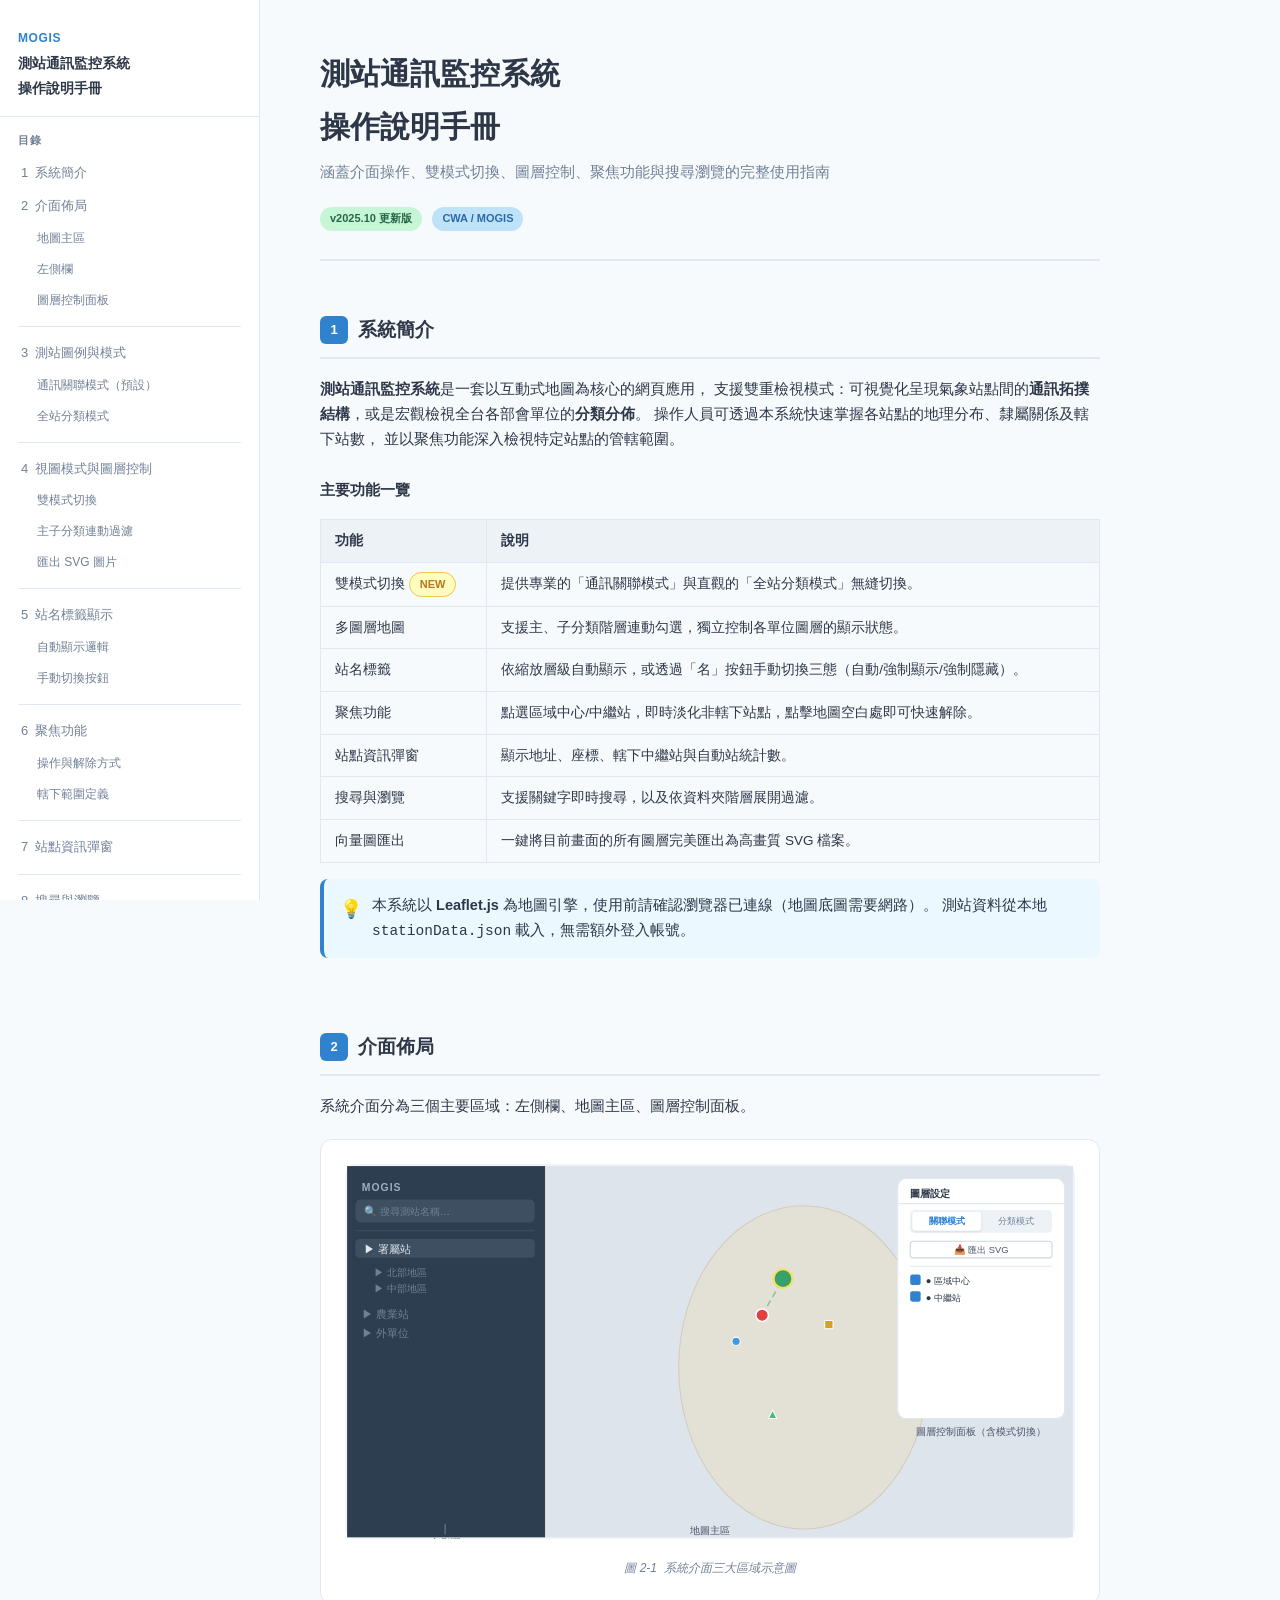
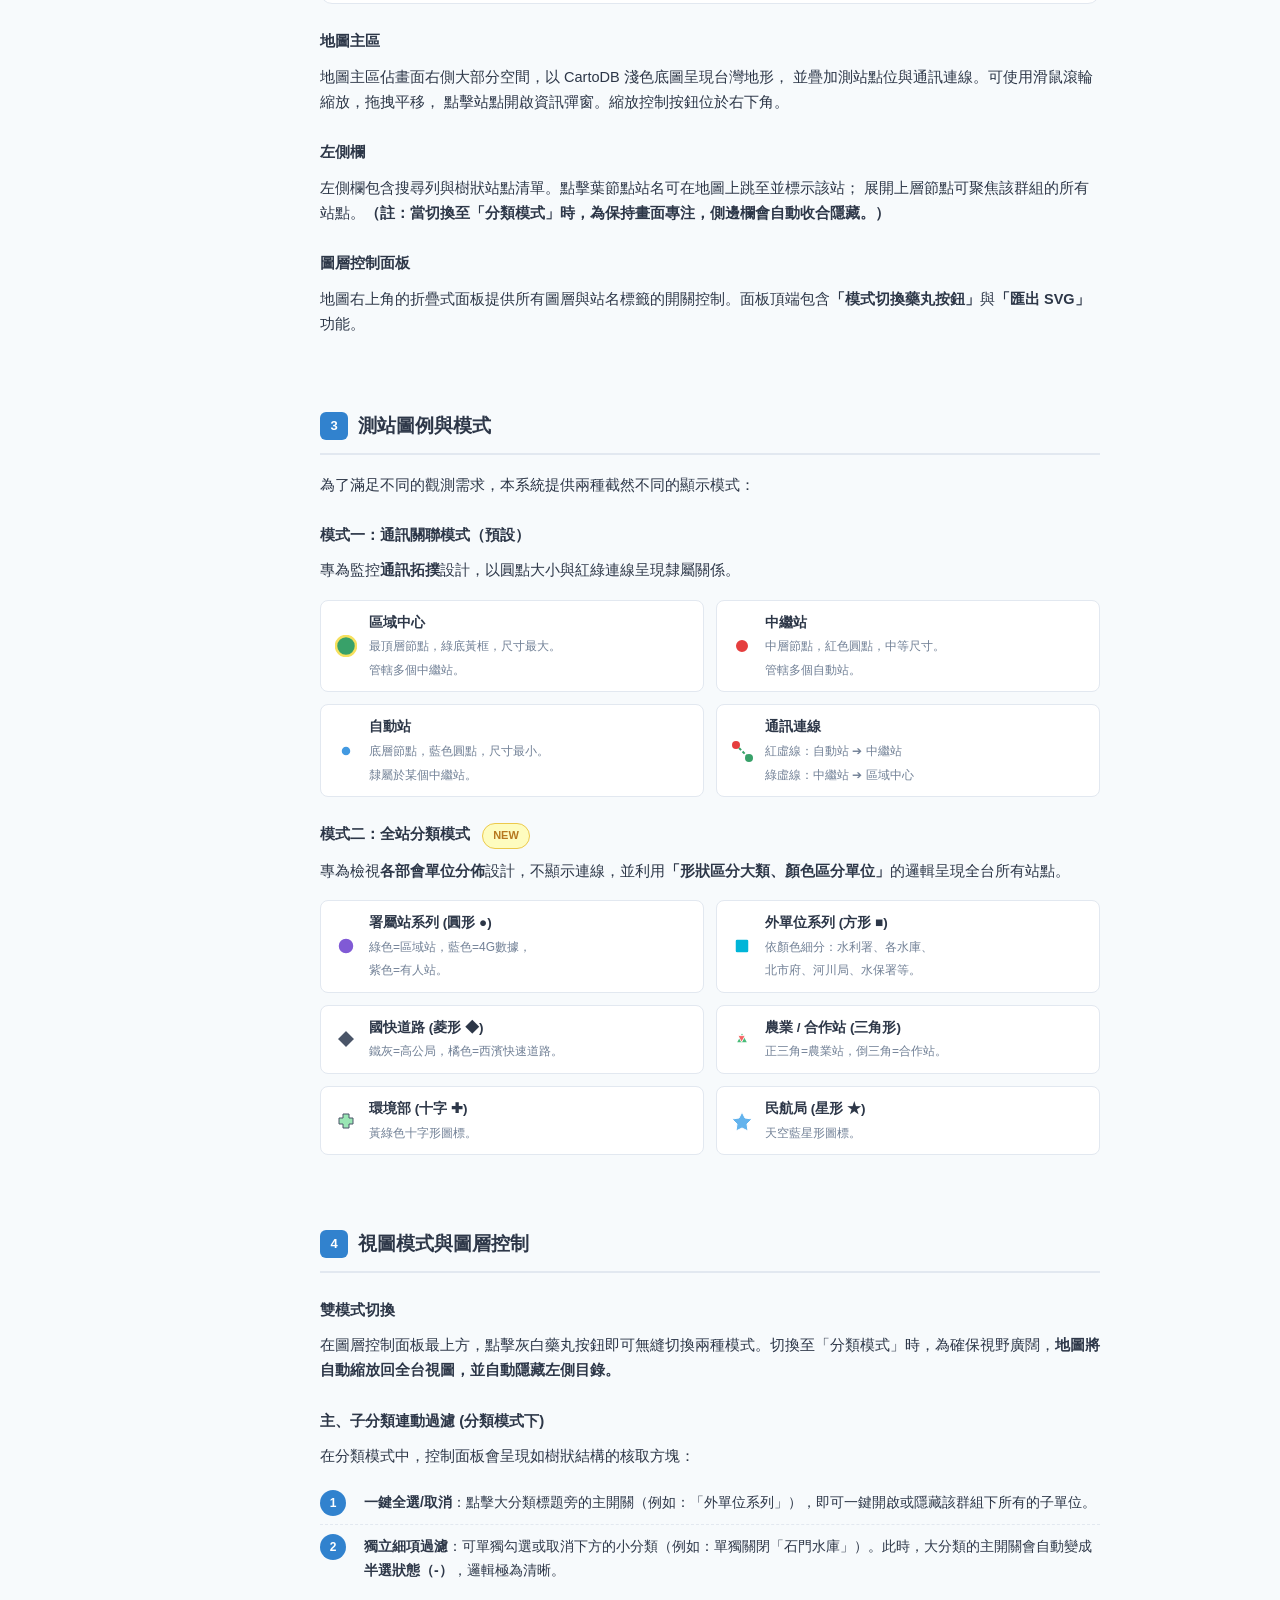
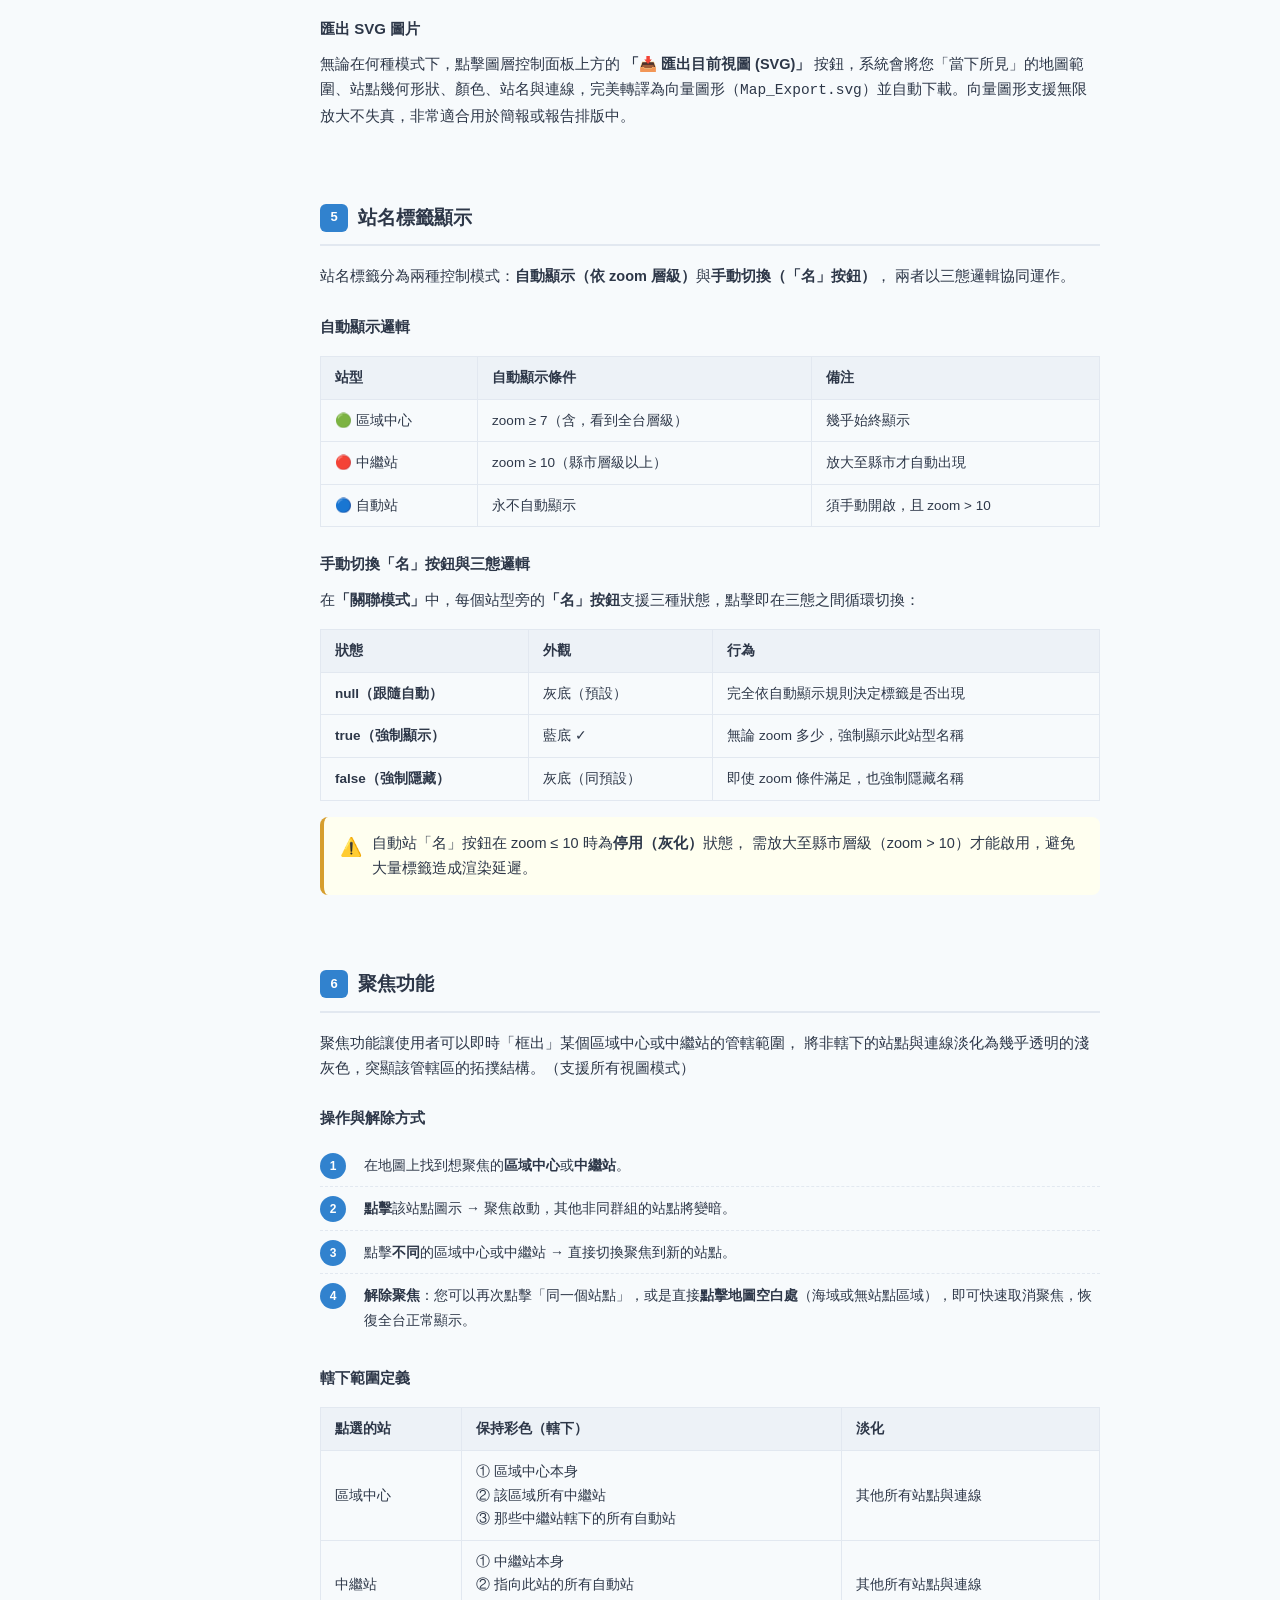
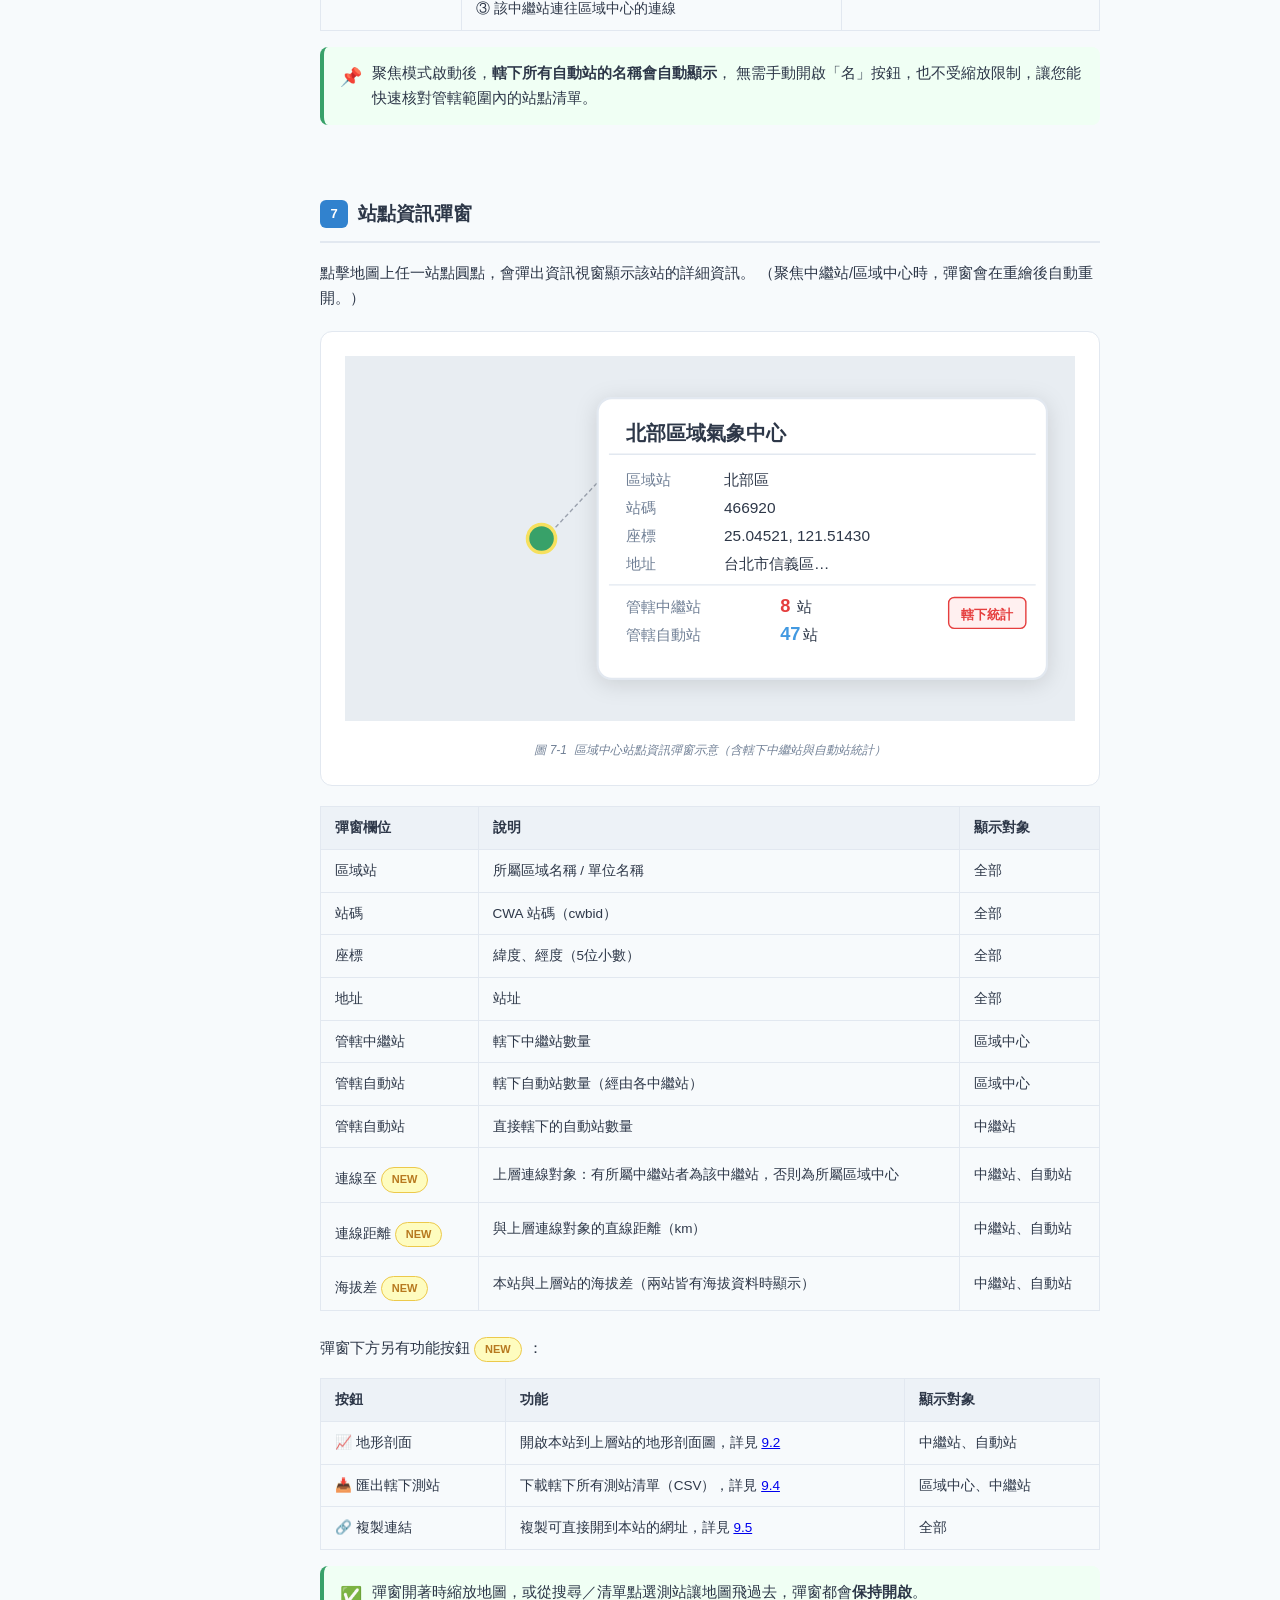
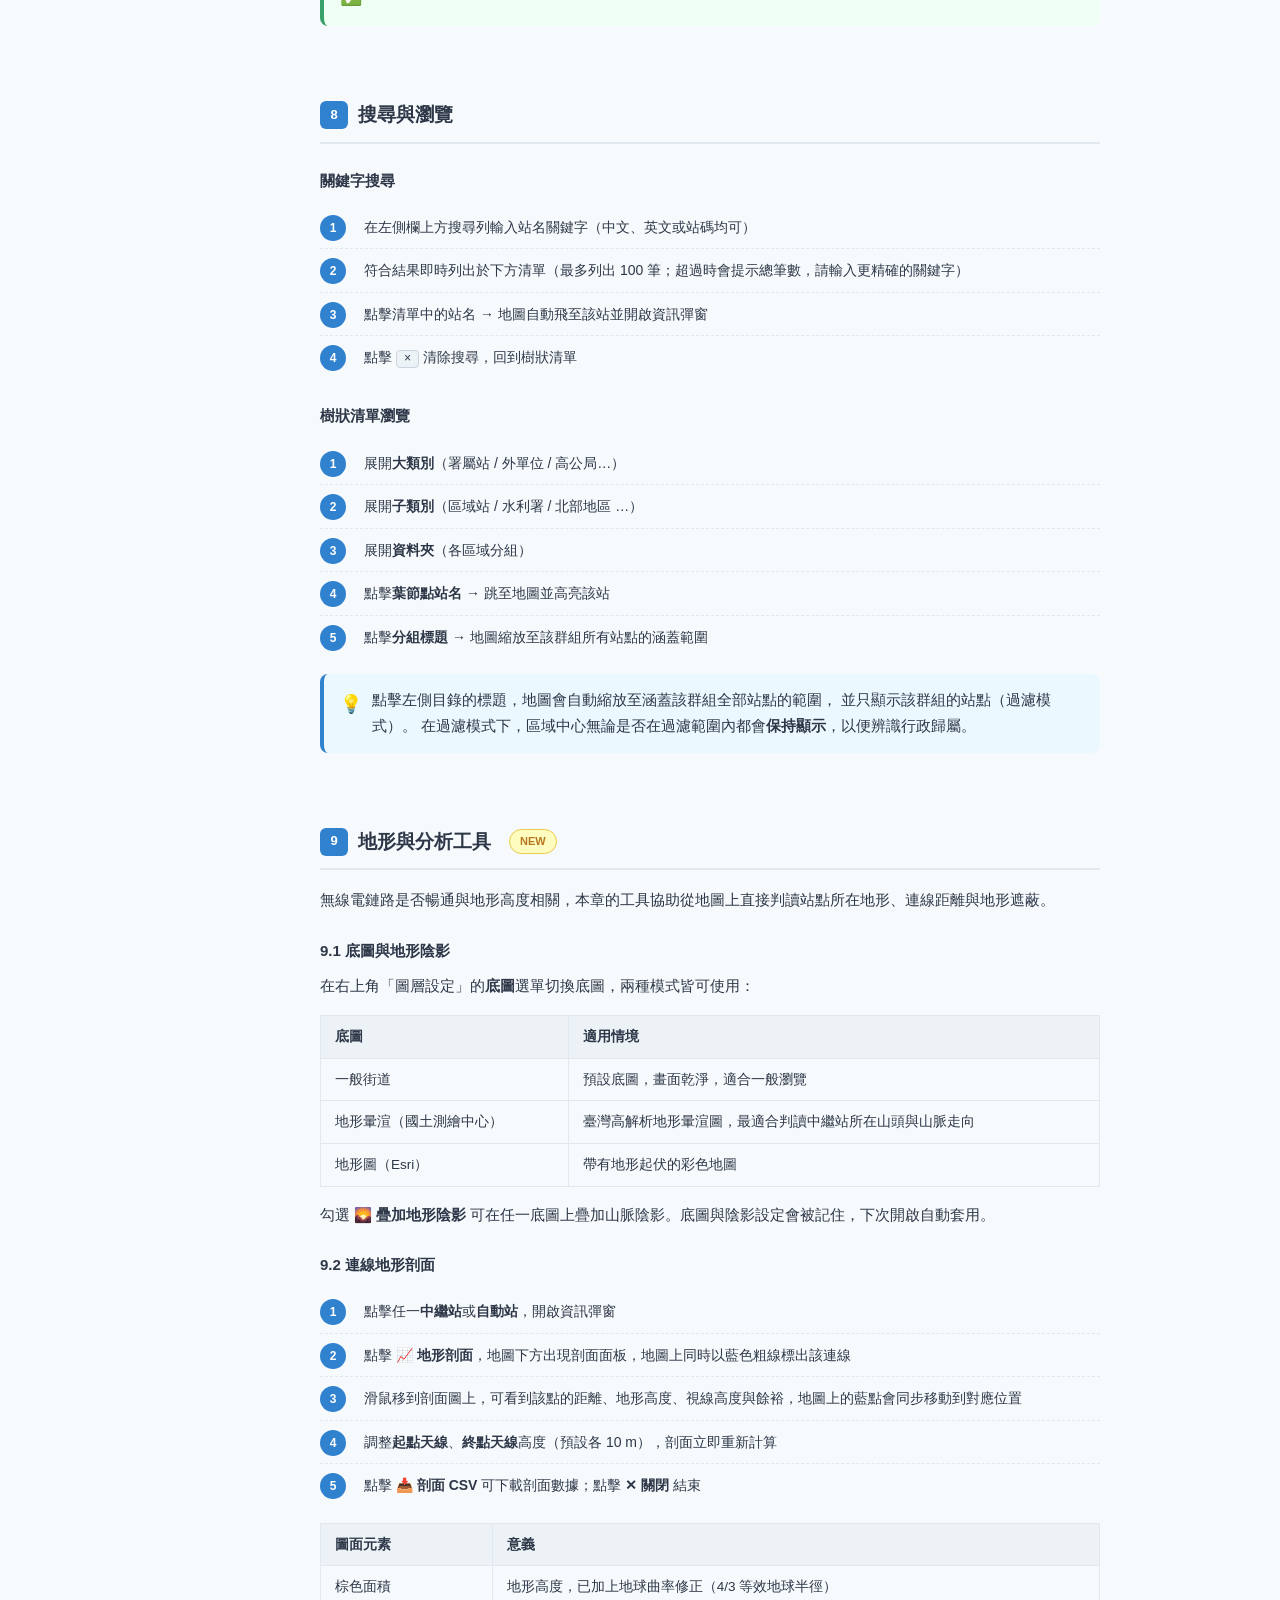
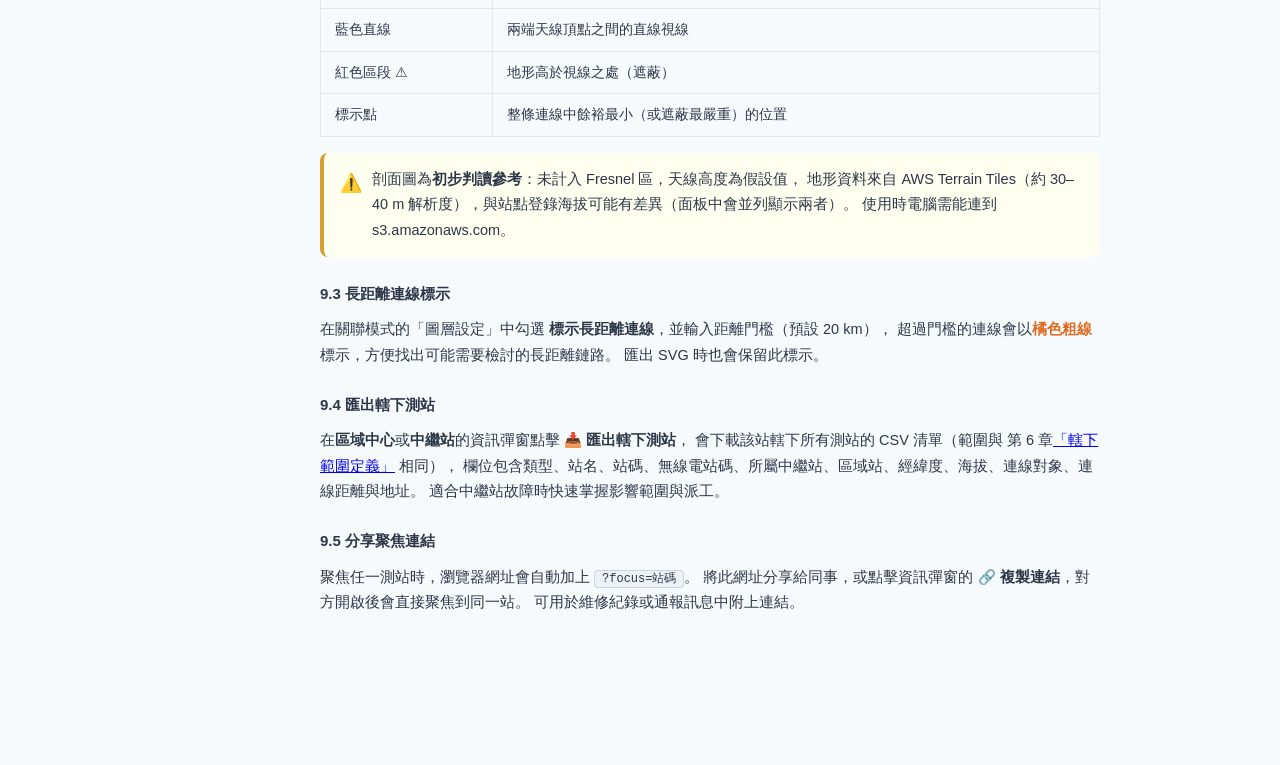
<file: user_guide_station_relation.html>
<!DOCTYPE html>
<html lang="zh-Hant">
<head>
<meta charset="UTF-8">
<meta name="viewport" content="width=device-width, initial-scale=1.0">
<title>測站通訊監控系統 — 操作說明手冊</title>
<style>
*, *::before, *::after { box-sizing: border-box; margin: 0; padding: 0; }
html { scroll-behavior: smooth; }

:root {
  --c-center: #38a169;
  --c-hub:    #e53e3e;
  --c-auto:   #4299e1;
  --c-text:   #2d3748;
  --c-muted:  #718096;
  --c-bg:     #f7fafc;
  --c-panel:  #ffffff;
  --c-border: #e2e8f0;
  --c-accent: #3182ce;
  --toc-w:    260px;
}

body {
  font-family: "Noto Sans TC","PingFang TC","Microsoft JhengHei",sans-serif;
  background: var(--c-bg);
  color: var(--c-text);
  line-height: 1.75;
  display: flex;
  min-height: 100vh;
}

/* ── TOC 側邊欄 ── */
#toc {
  width: var(--toc-w);
  min-width: var(--toc-w);
  background: var(--c-panel);
  border-right: 1px solid var(--c-border);
  position: sticky;
  top: 0;
  height: 100vh;
  overflow-y: auto;
  padding: 28px 0 40px;
  flex-shrink: 0;
}
#toc-brand {
  padding: 0 18px 16px;
  border-bottom: 1px solid var(--c-border);
  margin-bottom: 14px;
}
#toc-brand .sys-name { font-size: 12px; font-weight: 700; color: var(--c-accent); letter-spacing:.05em; }
#toc-brand .doc-name { font-size: 14px; font-weight: 800; color: var(--c-text); margin-top: 2px; }
#toc-label {
  font-size: 10.5px; font-weight: 700; letter-spacing:.1em;
  color: var(--c-muted); padding: 0 18px 8px; text-transform: uppercase;
}
.toc-a {
  display: block; padding: 5px 18px;
  font-size: 13px; color: var(--c-muted);
  text-decoration: none; border-left: 3px solid transparent;
  transition: all .15s;
}
.toc-a:hover { color: var(--c-accent); background: #ebf8ff; }
.toc-a.active { color: var(--c-accent); border-left-color: var(--c-accent); background: #ebf8ff; font-weight: 600; }
.toc-a.sub { padding-left: 34px; font-size: 12px; }
.toc-sep { height: 1px; background: var(--c-border); margin: 10px 18px; }

/* ── 主內容 ── */
#main {
  flex: 1;
  padding: 48px 60px 80px;
  max-width: 900px;
}

.doc-hero {
  margin-bottom: 52px;
  padding-bottom: 28px;
  border-bottom: 2px solid var(--c-border);
}
.doc-hero h1 { font-size: 30px; font-weight: 800; color: var(--c-text); }
.doc-hero .sub { font-size: 15px; color: var(--c-muted); margin-top: 6px; }
.tag {
  display:inline-block; padding:2px 10px; border-radius:99px;
  font-size:11px; font-weight:700; margin-right:6px; margin-top:10px;
}
.tag-v { background:#c6f6d5; color:#276749; }
.tag-d { background:#bee3f8; color:#2a69ac; }
.tag-new { background:#fefcbf; color:#b7791f; border: 1px solid #ecc94b; }

/* 章節 */
.chapter { margin-bottom: 72px; scroll-margin-top: 20px; }
h2 {
  font-size: 19px; font-weight: 800; color: var(--c-text);
  display: flex; align-items: center; gap: 10px;
  margin-bottom: 18px; padding-bottom: 10px;
  border-bottom: 2px solid var(--c-border);
}
h2 .num {
  display:inline-flex; align-items:center; justify-content:center;
  width:28px; height:28px; background:var(--c-accent); color:#fff;
  border-radius:6px; font-size:13px; font-weight:800; flex-shrink:0;
}
h3 { font-size:15px; font-weight:700; color:var(--c-text); margin:24px 0 10px; }
p  { font-size:14.5px; margin-bottom:12px; }

/* 插圖框 */
.fig {
  background:var(--c-panel); border:1px solid var(--c-border); border-radius:12px;
  padding:24px; margin:20px 0; text-align:center; overflow:hidden;
}
.fig svg { max-width:100%; height:auto; }
.fig-cap { font-size:12px; color:var(--c-muted); margin-top:10px; font-style:italic; }

/* 說明方塊 */
.callout {
  border-radius:8px; padding:14px 16px; margin:16px 0;
  font-size:13.5px; display:flex; gap:10px; align-items:flex-start;
}
.callout .ico { font-size:18px; flex-shrink:0; margin-top:1px; }
.callout p { margin:0; }
.note  { background:#ebf8ff; border-left:4px solid var(--c-accent); }
.tip   { background:#f0fff4; border-left:4px solid #38a169; }
.warn  { background:#fffff0; border-left:4px solid #d69e2e; }

/* 圖例格 */
.legend-grid { display:grid; grid-template-columns:1fr 1fr; gap:12px; margin:16px 0; }
.legend-item {
  display:flex; align-items:center; gap:12px;
  background:var(--c-panel); border:1px solid var(--c-border);
  border-radius:8px; padding:10px 14px; font-size:13.5px;
}

/* 步驟清單 */
ol.steps { counter-reset:s; list-style:none; margin:12px 0; }
ol.steps li {
  counter-increment:s; position:relative; padding:9px 0 9px 44px;
  border-bottom:1px dashed var(--c-border); font-size:14px;
}
ol.steps li:last-child { border-bottom:none; }
ol.steps li::before {
  content:counter(s);
  position:absolute; left:0; top:9px;
  width:26px; height:26px; background:var(--c-accent); color:#fff;
  border-radius:50%; text-align:center; line-height:26px;
  font-size:12px; font-weight:700;
}

/* 表格 */
table { width:100%; border-collapse:collapse; margin:16px 0; font-size:13.5px; }
th { background:#edf2f7; padding:9px 14px; text-align:left; font-weight:700; border:1px solid var(--c-border); }
td { padding:9px 14px; border:1px solid var(--c-border); }
tr:nth-child(even) td { background:#f7fafc; }

/* 對比框 */
.compare { display:grid; grid-template-columns:1fr 1fr; gap:16px; margin:20px 0; }
.cbox { border:1px solid var(--c-border); border-radius:10px; overflow:hidden; }
.clabel { font-size:12px; font-weight:700; padding:6px 14px; text-align:center; }
.clabel.before { background:#fed7d7; color:#742a2a; }
.clabel.after  { background:#c6f6d5; color:#22543d; }

kbd {
  background:#edf2f7; border:1px solid #cbd5e0;
  border-radius:4px; padding:1px 7px; font-size:12px; font-family:monospace;
}
strong { color: var(--c-text); }
</style>
</head>
<body>

<nav id="toc">
  <div id="toc-brand">
    <div class="sys-name">MOGIS</div>
    <div class="doc-name">測站通訊監控系統<br>操作說明手冊</div>
  </div>
  <div id="toc-label">目錄</div>
  <a class="toc-a" href="#ch1">1 &nbsp;系統簡介</a>
  <a class="toc-a" href="#ch2">2 &nbsp;介面佈局</a>
  <a class="toc-a sub" href="#ch2-map">地圖主區</a>
  <a class="toc-a sub" href="#ch2-sidebar">左側欄</a>
  <a class="toc-a sub" href="#ch2-panel">圖層控制面板</a>
  <div class="toc-sep"></div>
  <a class="toc-a" href="#ch3">3 &nbsp;測站圖例與模式</a>
  <a class="toc-a sub" href="#ch3-link">通訊關聯模式（預設）</a>
  <a class="toc-a sub" href="#ch3-category">全站分類模式</a>
  <div class="toc-sep"></div>
  <a class="toc-a" href="#ch4">4 &nbsp;視圖模式與圖層控制</a>
  <a class="toc-a sub" href="#ch4-toggle">雙模式切換</a>
  <a class="toc-a sub" href="#ch4-tree">主子分類連動過濾</a>
  <a class="toc-a sub" href="#ch4-export">匯出 SVG 圖片</a>
  <div class="toc-sep"></div>
  <a class="toc-a" href="#ch5">5 &nbsp;站名標籤顯示</a>
  <a class="toc-a sub" href="#ch5-auto">自動顯示邏輯</a>
  <a class="toc-a sub" href="#ch5-btn">手動切換按鈕</a>
  <div class="toc-sep"></div>
  <a class="toc-a" href="#ch6">6 &nbsp;聚焦功能</a>
  <a class="toc-a sub" href="#ch6-how">操作與解除方式</a>
  <a class="toc-a sub" href="#ch6-scope">轄下範圍定義</a>
  <div class="toc-sep"></div>
  <a class="toc-a" href="#ch7">7 &nbsp;站點資訊彈窗</a>
  <div class="toc-sep"></div>
  <a class="toc-a" href="#ch8">8 &nbsp;搜尋與瀏覽</a>
  <div class="toc-sep"></div>
  <a class="toc-a" href="#ch9">9 &nbsp;地形與分析工具</a>
  <a class="toc-a sub" href="#ch9-basemap">底圖與地形陰影</a>
  <a class="toc-a sub" href="#ch9-profile">連線地形剖面</a>
  <a class="toc-a sub" href="#ch9-long">長距離連線標示</a>
  <a class="toc-a sub" href="#ch9-export">匯出轄下測站</a>
  <a class="toc-a sub" href="#ch9-url">分享聚焦連結</a>
</nav>

<main id="main">

  <div class="doc-hero">
    <h1>測站通訊監控系統<br>操作說明手冊</h1>
    <p class="sub">涵蓋介面操作、雙模式切換、圖層控制、聚焦功能與搜尋瀏覽的完整使用指南</p>
    <span class="tag tag-v">v2025.10 更新版</span>
    <span class="tag tag-d">CWA / MOGIS</span>
  </div>

  <section class="chapter" id="ch1">
    <h2><span class="num">1</span>系統簡介</h2>
    <p>
      <strong>測站通訊監控系統</strong>是一套以互動式地圖為核心的網頁應用，
      支援雙重檢視模式：可視覺化呈現氣象站點間的<strong>通訊拓撲結構</strong>，或是宏觀檢視全台各部會單位的<strong>分類分佈</strong>。
      操作人員可透過本系統快速掌握各站點的地理分布、隸屬關係及轄下站數，
      並以聚焦功能深入檢視特定站點的管轄範圍。
    </p>

    <h3>主要功能一覽</h3>
    <table>
      <tr><th>功能</th><th>說明</th></tr>
      <tr><td>雙模式切換 <span class="tag tag-new" style="margin:0;">NEW</span></td><td>提供專業的「通訊關聯模式」與直觀的「全站分類模式」無縫切換。</td></tr>
      <tr><td>多圖層地圖</td><td>支援主、子分類階層連動勾選，獨立控制各單位圖層的顯示狀態。</td></tr>
      <tr><td>站名標籤</td><td>依縮放層級自動顯示，或透過「名」按鈕手動切換三態（自動/強制顯示/強制隱藏）。</td></tr>
      <tr><td>聚焦功能</td><td>點選區域中心/中繼站，即時淡化非轄下站點，點擊地圖空白處即可快速解除。</td></tr>
      <tr><td>站點資訊彈窗</td><td>顯示地址、座標、轄下中繼站與自動站統計數。</td></tr>
      <tr><td>搜尋與瀏覽</td><td>支援關鍵字即時搜尋，以及依資料夾階層展開過濾。</td></tr>
      <tr><td>向量圖匯出</td><td>一鍵將目前畫面的所有圖層完美匯出為高畫質 SVG 檔案。</td></tr>
    </table>

    <div class="callout note">
      <span class="ico">💡</span>
      <p>本系統以 <strong>Leaflet.js</strong> 為地圖引擎，使用前請確認瀏覽器已連線（地圖底圖需要網路）。
      測站資料從本地 <code>stationData.json</code> 載入，無需額外登入帳號。</p>
    </div>
  </section>

  <section class="chapter" id="ch2">
    <h2><span class="num">2</span>介面佈局</h2>
    <p>系統介面分為三個主要區域：左側欄、地圖主區、圖層控制面板。</p>

    <div class="fig">
      <svg viewBox="0 0 700 360" xmlns="http://www.w3.org/2000/svg">
        <rect width="700" height="360" rx="10" fill="#f0f4f8"/>
        <rect x="2" y="2" width="190" height="356" rx="8 0 0 8" fill="#2c3e50"/>
        <text x="16" y="26" fill="#a0aec0" font-size="10" font-family="sans-serif" font-weight="700" letter-spacing="1">MOGIS</text>
        <rect x="10" y="34" width="172" height="22" rx="5" fill="#3d4f61"/>
        <text x="18" y="49" fill="#718096" font-size="10" font-family="sans-serif">🔍 搜尋測站名稱…</text>
        <line x1="10" y1="64" x2="182" y2="64" stroke="#3d4f61" stroke-width="1"/>
        <rect x="10" y="72" width="172" height="18" rx="4" fill="#3d4f61"/>
        <text x="18" y="85" fill="#e2e8f0" font-size="10.5" font-family="sans-serif">▶ 署屬站</text>
        <text x="28" y="107" fill="#718096" font-size="10" font-family="sans-serif">▶ 北部地區</text>
        <text x="28" y="123" fill="#718096" font-size="10" font-family="sans-serif">▶ 中部地區</text>
        <text x="16" y="148" fill="#718096" font-size="10.5" font-family="sans-serif">▶ 農業站</text>
        <text x="16" y="166" fill="#718096" font-size="10.5" font-family="sans-serif">▶ 外單位</text>

        <rect x="192" y="2" width="506" height="356" rx="0 8 8 0" fill="#dde4eb"/>
        <ellipse cx="440" cy="195" rx="120" ry="155" fill="#e8dfc8" stroke="#c8bda0" stroke-width="1" opacity="0.6"/>
        <line x1="400" y1="145" x2="420" y2="110" stroke="#38a169" stroke-width="1.5" stroke-dasharray="6,4" opacity="0.5"/>
        <circle cx="375" cy="170" r="4" fill="#4299e1" stroke="#fff" stroke-width="1"/>
        <circle cx="400" cy="145" r="6" fill="#e53e3e" stroke="#fff" stroke-width="1.5"/>
        <circle cx="420" cy="110" r="9" fill="#38a169" stroke="#f6e05e" stroke-width="2"/>
        
        <rect x="460" y="150" width="8" height="8" fill="#d69e2e" stroke="#fff" rx="1"/>
        <polygon points="410,236 414,244 406,244" fill="#48bb78" stroke="#fff" stroke-width="1"/>

        <rect x="530" y="14" width="160" height="230" rx="8" fill="white" stroke="#e2e8f0" stroke-width="1"/>
        <text x="542" y="32" fill="#2d3748" font-size="10" font-family="sans-serif" font-weight="700">圖層設定</text>
        <line x1="530" y1="38" x2="690" y2="38" stroke="#e2e8f0" stroke-width="1"/>
        <rect x="542" y="44" width="136" height="22" rx="4" fill="#edf2f7"/>
        <rect x="544" y="46" width="66" height="18" rx="3" fill="#fff" filter="drop-shadow(0 1px 1px rgba(0,0,0,0.1))"/>
        <text x="577" y="58" fill="#3182ce" font-size="9" font-family="sans-serif" text-anchor="middle" font-weight="bold">關聯模式</text>
        <text x="643" y="58" fill="#718096" font-size="9" font-family="sans-serif" text-anchor="middle">分類模式</text>
        
        <rect x="542" y="74" width="136" height="16" rx="3" fill="#fff" stroke="#cbd5e0" stroke-width="1"/>
        <text x="610" y="85" fill="#4a5568" font-size="9" font-family="sans-serif" text-anchor="middle">📥 匯出 SVG</text>

        <line x1="542" y1="98" x2="678" y2="98" stroke="#e2e8f0" stroke-width="1"/>
        <rect x="542" y="106" width="10" height="10" rx="2" fill="#3182ce"/>
        <text x="557" y="115" fill="#2d3748" font-size="9" font-family="sans-serif">● 區域中心</text>
        <rect x="542" y="122" width="10" height="10" rx="2" fill="#3182ce"/>
        <text x="557" y="131" fill="#2d3748" font-size="9" font-family="sans-serif">● 中繼站</text>

        <line x1="96" y1="345" x2="96" y2="355" stroke="#718096" stroke-width="1" marker-end="url(#arr)"/>
        <text x="96" y="358" fill="#4a5568" font-size="10" font-family="sans-serif" text-anchor="middle" dy="8">左側欄</text>
        <text x="350" y="355" fill="#4a5568" font-size="10" font-family="sans-serif" text-anchor="middle">地圖主區</text>
        <text x="610" y="260" fill="#4a5568" font-size="10" font-family="sans-serif" text-anchor="middle">圖層控制面板（含模式切換）</text>
      </svg>
      <div class="fig-cap">圖 2-1 &nbsp;系統介面三大區域示意圖</div>
    </div>

    <h3 id="ch2-map">地圖主區</h3>
    <p>
      地圖主區佔畫面右側大部分空間，以 CartoDB 淺色底圖呈現台灣地形，
      並疊加測站點位與通訊連線。可使用滑鼠滾輪縮放，拖拽平移，
      點擊站點開啟資訊彈窗。縮放控制按鈕位於右下角。
    </p>

    <h3 id="ch2-sidebar">左側欄</h3>
    <p>
      左側欄包含搜尋列與樹狀站點清單。點擊葉節點站名可在地圖上跳至並標示該站；
      展開上層節點可聚焦該群組的所有站點。<strong>（註：當切換至「分類模式」時，為保持畫面專注，側邊欄會自動收合隱藏。）</strong>
    </p>

    <h3 id="ch2-panel">圖層控制面板</h3>
    <p>
      地圖右上角的折疊式面板提供所有圖層與站名標籤的開關控制。面板頂端包含<strong>「模式切換藥丸按鈕」</strong>與<strong>「匯出 SVG」</strong>功能。
    </p>
  </section>

  <section class="chapter" id="ch3">
    <h2><span class="num">3</span>測站圖例與模式</h2>
    <p>為了滿足不同的觀測需求，本系統提供兩種截然不同的顯示模式：</p>

    <h3 id="ch3-link">模式一：通訊關聯模式（預設）</h3>
    <p>專為監控<strong>通訊拓撲</strong>設計，以圓點大小與紅綠連線呈現隸屬關係。</p>
    <div class="legend-grid">
      <div class="legend-item">
        <svg width="22" height="22"><circle cx="11" cy="11" r="10" fill="#38a169" stroke="#f6e05e" stroke-width="2.5"/></svg>
        <div>
          <strong>區域中心</strong><br>
          <span style="font-size:12px;color:#718096;">最頂層節點，綠底黃框，尺寸最大。<br>管轄多個中繼站。</span>
        </div>
      </div>
      <div class="legend-item">
        <svg width="22" height="22"><circle cx="11" cy="11" r="7" fill="#e53e3e" stroke="#fff" stroke-width="2"/></svg>
        <div>
          <strong>中繼站</strong><br>
          <span style="font-size:12px;color:#718096;">中層節點，紅色圓點，中等尺寸。<br>管轄多個自動站。</span>
        </div>
      </div>
      <div class="legend-item">
        <svg width="22" height="22"><circle cx="11" cy="11" r="5" fill="#4299e1" stroke="#fff" stroke-width="1.5"/></svg>
        <div>
          <strong>自動站</strong><br>
          <span style="font-size:12px;color:#718096;">底層節點，藍色圓點，尺寸最小。<br>隸屬於某個中繼站。</span>
        </div>
      </div>
      <div class="legend-item">
        <svg width="22" height="22" viewBox="0 0 22 22">
          <circle cx="5" cy="5" r="4" fill="#e53e3e" />
          <line x1="8" y1="8" x2="16" y2="16" stroke="#38a169" stroke-width="2" stroke-dasharray="3,2"/>
          <circle cx="18" cy="18" r="4" fill="#38a169" />
        </svg>
        <div>
          <strong>通訊連線</strong><br>
          <span style="font-size:12px;color:#718096;">紅虛線：自動站 ➔ 中繼站<br>綠虛線：中繼站 ➔ 區域中心</span>
        </div>
      </div>
    </div>

    <h3 id="ch3-category">模式二：全站分類模式 <span class="tag tag-new" style="margin:0 0 0 8px;">NEW</span></h3>
    <p>專為檢視<strong>各部會單位分佈</strong>設計，不顯示連線，並利用<strong>「形狀區分大類、顏色區分單位」</strong>的邏輯呈現全台所有站點。</p>
    <div class="legend-grid">
      <div class="legend-item">
        <svg width="22" height="22"><circle cx="11" cy="11" r="8" fill="#805ad5" stroke="#fff" stroke-width="1.5"/></svg>
        <div>
          <strong>署屬站系列 (圓形 ●)</strong><br>
          <span style="font-size:12px;color:#718096;">綠色=區域站，藍色=4G數據，<br>紫色=有人站。</span>
        </div>
      </div>
      <div class="legend-item">
        <svg width="22" height="22"><rect x="4" y="4" width="14" height="14" fill="#00b5d8" stroke="#fff" stroke-width="1.5" rx="2"/></svg>
        <div>
          <strong>外單位系列 (方形 ■)</strong><br>
          <span style="font-size:12px;color:#718096;">依顏色細分：水利署、各水庫、<br>北市府、河川局、水保署等。</span>
        </div>
      </div>
      <div class="legend-item">
        <svg width="22" height="22"><polygon points="11,2 20,11 11,20 2,11" fill="#4a5568" stroke="#fff" stroke-width="1.5"/></svg>
        <div>
          <strong>國快道路 (菱形 ◆)</strong><br>
          <span style="font-size:12px;color:#718096;">鐵灰=高公局，橘色=西濱快速道路。</span>
        </div>
      </div>
      <div class="legend-item">
        <svg width="22" height="22">
          <polygon points="5,15 11,4 17,15" fill="#48bb78" stroke="#fff" stroke-width="1.5"/>
          <polygon points="17,6 11,17 5,6" fill="#f56565" stroke="#fff" stroke-width="1.5" transform="translate(4,4) scale(0.6)"/>
        </svg>
        <div>
          <strong>農業 / 合作站 (三角形)</strong><br>
          <span style="font-size:12px;color:#718096;">正三角=農業站，倒三角=合作站。</span>
        </div>
      </div>
      <div class="legend-item">
        <svg width="22" height="22"><polygon points="8,4 14,4 14,8 18,8 18,14 14,14 14,18 8,18 8,14 4,14 4,8 8,8" fill="#9ae6b4" stroke="#4a5568" stroke-width="1"/></svg>
        <div>
          <strong>環境部 (十字 ✚)</strong><br>
          <span style="font-size:12px;color:#718096;">黃綠色十字形圖標。</span>
        </div>
      </div>
      <div class="legend-item">
        <svg width="22" height="22"><polygon points="11,2 14,8 21,9 16,14 17,21 11,18 5,21 6,14 1,9 8,8" fill="#63b3ed" stroke="#fff" stroke-width="1"/></svg>
        <div>
          <strong>民航局 (星形 ★)</strong><br>
          <span style="font-size:12px;color:#718096;">天空藍星形圖標。</span>
        </div>
      </div>
    </div>
  </section>

  <section class="chapter" id="ch4">
    <h2><span class="num">4</span>視圖模式與圖層控制</h2>

    <h3 id="ch4-toggle">雙模式切換</h3>
    <p>在圖層控制面板最上方，點擊灰白藥丸按鈕即可無縫切換兩種模式。切換至「分類模式」時，為確保視野廣闊，<strong>地圖將自動縮放回全台視圖，並自動隱藏左側目錄。</strong></p>

    <h3 id="ch4-tree">主、子分類連動過濾 (分類模式下)</h3>
    <p>在分類模式中，控制面板會呈現如樹狀結構的核取方塊：</p>
    <ol class="steps">
      <li><strong>一鍵全選/取消</strong>：點擊大分類標題旁的主開關（例如：「外單位系列」），即可一鍵開啟或隱藏該群組下所有的子單位。</li>
      <li><strong>獨立細項過濾</strong>：可單獨勾選或取消下方的小分類（例如：單獨關閉「石門水庫」）。此時，大分類的主開關會自動變成<strong>半選狀態（-）</strong>，邏輯極為清晰。</li>
    </ol>

    <h3 id="ch4-export">匯出 SVG 圖片</h3>
    <p>無論在何種模式下，點擊圖層控制面板上方的 <strong>「📥 匯出目前視圖 (SVG)」</strong> 按鈕，系統會將您「當下所見」的地圖範圍、站點幾何形狀、顏色、站名與連線，完美轉譯為向量圖形（<code>Map_Export.svg</code>）並自動下載。向量圖形支援無限放大不失真，非常適合用於簡報或報告排版中。</p>
  </section>

  <section class="chapter" id="ch5">
    <h2><span class="num">5</span>站名標籤顯示</h2>
    <p>
      站名標籤分為兩種控制模式：<strong>自動顯示（依 zoom 層級）</strong>與<strong>手動切換（「名」按鈕）</strong>，
      兩者以三態邏輯協同運作。
    </p>

    <h3 id="ch5-auto">自動顯示邏輯</h3>
    <table>
      <tr><th>站型</th><th>自動顯示條件</th><th>備注</th></tr>
      <tr><td>🟢 區域中心</td><td>zoom ≥ 7（含，看到全台層級）</td><td>幾乎始終顯示</td></tr>
      <tr><td>🔴 中繼站</td><td>zoom ≥ 10（縣市層級以上）</td><td>放大至縣市才自動出現</td></tr>
      <tr><td>🔵 自動站</td><td>永不自動顯示</td><td>須手動開啟，且 zoom > 10</td></tr>
    </table>

    <h3 id="ch5-btn">手動切換「名」按鈕與三態邏輯</h3>
    <p>
      在<strong>「關聯模式」</strong>中，每個站型旁的<strong>「名」按鈕</strong>支援三種狀態，點擊即在三態之間循環切換：
    </p>
    <table>
      <tr><th>狀態</th><th>外觀</th><th>行為</th></tr>
      <tr><td><strong>null（跟隨自動）</strong></td><td>灰底（預設）</td><td>完全依自動顯示規則決定標籤是否出現</td></tr>
      <tr><td><strong>true（強制顯示）</strong></td><td>藍底 ✓</td><td>無論 zoom 多少，強制顯示此站型名稱</td></tr>
      <tr><td><strong>false（強制隱藏）</strong></td><td>灰底（同預設）</td><td>即使 zoom 條件滿足，也強制隱藏名稱</td></tr>
    </table>

    <div class="callout warn">
      <span class="ico">⚠️</span>
      <p>自動站「名」按鈕在 zoom ≤ 10 時為<strong>停用（灰化）</strong>狀態，
      需放大至縣市層級（zoom > 10）才能啟用，避免大量標籤造成渲染延遲。</p>
    </div>
  </section>

  <section class="chapter" id="ch6">
    <h2><span class="num">6</span>聚焦功能</h2>
    <p>
      聚焦功能讓使用者可以即時「框出」某個區域中心或中繼站的管轄範圍，
      將非轄下的站點與連線淡化為幾乎透明的淺灰色，突顯該管轄區的拓撲結構。（支援所有視圖模式）
    </p>

    <h3 id="ch6-how">操作與解除方式</h3>
    <ol class="steps">
      <li>在地圖上找到想聚焦的<strong>區域中心</strong>或<strong>中繼站</strong>。</li>
      <li><strong>點擊</strong>該站點圖示 → 聚焦啟動，其他非同群組的站點將變暗。</li>
      <li>點擊<strong>不同</strong>的區域中心或中繼站 → 直接切換聚焦到新的站點。</li>
      <li><strong>解除聚焦</strong>：您可以再次點擊「同一個站點」，或是直接<strong>點擊地圖空白處</strong>（海域或無站點區域），即可快速取消聚焦，恢復全台正常顯示。</li>
    </ol>

    <h3 id="ch6-scope">轄下範圍定義</h3>
    <table>
      <tr><th>點選的站</th><th>保持彩色（轄下）</th><th>淡化</th></tr>
      <tr>
        <td>區域中心</td>
        <td>
          ① 區域中心本身<br>
          ② 該區域所有中繼站<br>
          ③ 那些中繼站轄下的所有自動站
        </td>
        <td>其他所有站點與連線</td>
      </tr>
      <tr>
        <td>中繼站</td>
        <td>
          ① 中繼站本身<br>
          ② 指向此站的所有自動站<br>
          ③ 該中繼站連往區域中心的連線
        </td>
        <td>其他所有站點與連線</td>
      </tr>
    </table>
    
    <div class="callout tip">
      <span class="ico">📌</span>
      <p>聚焦模式啟動後，<strong>轄下所有自動站的名稱會自動顯示</strong>，
      無需手動開啟「名」按鈕，也不受縮放限制，讓您能快速核對管轄範圍內的站點清單。</p>
    </div>
  </section>

  <section class="chapter" id="ch7">
    <h2><span class="num">7</span>站點資訊彈窗</h2>
    <p>
      點擊地圖上任一站點圓點，會彈出資訊視窗顯示該站的詳細資訊。
      （聚焦中繼站/區域中心時，彈窗會在重繪後自動重開。）
    </p>

    <div class="fig">
      <svg viewBox="0 0 520 260" xmlns="http://www.w3.org/2000/svg">
        <rect width="520" height="260" fill="#e8edf2"/>
        <circle cx="140" cy="130" r="10" fill="#38a169" stroke="#f6e05e" stroke-width="2.5"/>
        <line x1="150" y1="122" x2="180" y2="90" stroke="#9ca3af" stroke-width="1" stroke-dasharray="3,2"/>
        <rect x="180" y="30" width="320" height="200" rx="10" fill="white" stroke="#e2e8f0" stroke-width="1.5" filter="drop-shadow(0 3px 8px rgba(0,0,0,0.12))"/>
        <text x="200" y="60" fill="#2d3748" font-size="14" font-family="sans-serif" font-weight="800">北部區域氣象中心</text>
        <line x1="188" y1="70" x2="492" y2="70" stroke="#e2e8f0" stroke-width="1"/>
        <text x="200" y="92"  fill="#718096" font-size="11" font-family="sans-serif">區域站</text>
        <text x="270" y="92"  fill="#2d3748" font-size="11" font-family="sans-serif">北部區</text>
        <text x="200" y="112" fill="#718096" font-size="11" font-family="sans-serif">站碼</text>
        <text x="270" y="112" fill="#2d3748" font-size="11" font-family="sans-serif">466920</text>
        <text x="200" y="132" fill="#718096" font-size="11" font-family="sans-serif">座標</text>
        <text x="270" y="132" fill="#2d3748" font-size="11" font-family="sans-serif">25.04521, 121.51430</text>
        <text x="200" y="152" fill="#718096" font-size="11" font-family="sans-serif">地址</text>
        <text x="270" y="152" fill="#2d3748" font-size="11" font-family="sans-serif">台北市信義區…</text>
        <line x1="188" y1="163" x2="492" y2="163" stroke="#e2e8f0" stroke-width="1"/>
        <text x="200" y="182" fill="#718096" font-size="11" font-family="sans-serif">管轄中繼站</text>
        <text x="310" y="182" fill="#e53e3e" font-size="13" font-family="sans-serif" font-weight="800">8</text>
        <text x="322" y="182" fill="#2d3748" font-size="11" font-family="sans-serif">站</text>
        <text x="200" y="202" fill="#718096" font-size="11" font-family="sans-serif">管轄自動站</text>
        <text x="310" y="202" fill="#4299e1" font-size="13" font-family="sans-serif" font-weight="800">47</text>
        <text x="326" y="202" fill="#2d3748" font-size="11" font-family="sans-serif">站</text>
        <rect x="430" y="172" width="55" height="22" rx="4" fill="#fff0f0" stroke="#e53e3e" stroke-width="1"/>
        <text x="457" y="187" fill="#e53e3e" font-size="9.5" font-family="sans-serif" text-anchor="middle" font-weight="700">轄下統計</text>
      </svg>
      <div class="fig-cap">圖 7-1 &nbsp;區域中心站點資訊彈窗示意（含轄下中繼站與自動站統計）</div>
    </div>

    <table>
      <tr><th>彈窗欄位</th><th>說明</th><th>顯示對象</th></tr>
      <tr><td>區域站</td><td>所屬區域名稱 / 單位名稱</td><td>全部</td></tr>
      <tr><td>站碼</td><td>CWA 站碼（cwbid）</td><td>全部</td></tr>
      <tr><td>座標</td><td>緯度、經度（5位小數）</td><td>全部</td></tr>
      <tr><td>地址</td><td>站址</td><td>全部</td></tr>
      <tr><td>管轄中繼站</td><td>轄下中繼站數量</td><td>區域中心</td></tr>
      <tr><td>管轄自動站</td><td>轄下自動站數量（經由各中繼站）</td><td>區域中心</td></tr>
      <tr><td>管轄自動站</td><td>直接轄下的自動站數量</td><td>中繼站</td></tr>
      <tr><td>連線至 <span class="tag tag-new">NEW</span></td><td>上層連線對象：有所屬中繼站者為該中繼站，否則為所屬區域中心</td><td>中繼站、自動站</td></tr>
      <tr><td>連線距離 <span class="tag tag-new">NEW</span></td><td>與上層連線對象的直線距離（km）</td><td>中繼站、自動站</td></tr>
      <tr><td>海拔差 <span class="tag tag-new">NEW</span></td><td>本站與上層站的海拔差（兩站皆有海拔資料時顯示）</td><td>中繼站、自動站</td></tr>
    </table>

    <p>彈窗下方另有功能按鈕 <span class="tag tag-new">NEW</span>：</p>
    <table>
      <tr><th>按鈕</th><th>功能</th><th>顯示對象</th></tr>
      <tr><td>📈 地形剖面</td><td>開啟本站到上層站的地形剖面圖，詳見 <a href="#ch9-profile">9.2</a></td><td>中繼站、自動站</td></tr>
      <tr><td>📥 匯出轄下測站</td><td>下載轄下所有測站清單（CSV），詳見 <a href="#ch9-export">9.4</a></td><td>區域中心、中繼站</td></tr>
      <tr><td>🔗 複製連結</td><td>複製可直接開到本站的網址，詳見 <a href="#ch9-url">9.5</a></td><td>全部</td></tr>
    </table>

    <div class="callout tip">
      <span class="ico">✅</span>
      <p>彈窗開著時縮放地圖，或從搜尋／清單點選測站讓地圖飛過去，彈窗都會<strong>保持開啟</strong>。</p>
    </div>
  </section>

  <section class="chapter" id="ch8">
    <h2><span class="num">8</span>搜尋與瀏覽</h2>

    <h3>關鍵字搜尋</h3>
    <ol class="steps">
      <li>在左側欄上方搜尋列輸入站名關鍵字（中文、英文或站碼均可）</li>
      <li>符合結果即時列出於下方清單（最多列出 100 筆；超過時會提示總筆數，請輸入更精確的關鍵字）</li>
      <li>點擊清單中的站名 → 地圖自動飛至該站並開啟資訊彈窗</li>
      <li>點擊 <kbd>×</kbd> 清除搜尋，回到樹狀清單</li>
    </ol>

    <h3>樹狀清單瀏覽</h3>
    <ol class="steps">
      <li>展開<strong>大類別</strong>（署屬站 / 外單位 / 高公局…）</li>
      <li>展開<strong>子類別</strong>（區域站 / 水利署 / 北部地區 …）</li>
      <li>展開<strong>資料夾</strong>（各區域分組）</li>
      <li>點擊<strong>葉節點站名</strong> → 跳至地圖並高亮該站</li>
      <li>點擊<strong>分組標題</strong> → 地圖縮放至該群組所有站點的涵蓋範圍</li>
    </ol>

    <div class="callout note">
      <span class="ico">💡</span>
      <p>
        點擊左側目錄的標題，地圖會自動縮放至涵蓋該群組全部站點的範圍，
        並只顯示該群組的站點（過濾模式）。
        在過濾模式下，區域中心無論是否在過濾範圍內都會<strong>保持顯示</strong>，以便辨識行政歸屬。
      </p>
    </div>

  </section>

  <section class="chapter" id="ch9">
    <h2><span class="num">9</span>地形與分析工具 <span class="tag tag-new" style="margin:0 0 0 8px;">NEW</span></h2>
    <p>無線電鏈路是否暢通與地形高度相關，本章的工具協助從地圖上直接判讀站點所在地形、連線距離與地形遮蔽。</p>

    <h3 id="ch9-basemap">9.1 底圖與地形陰影</h3>
    <p>在右上角「圖層設定」的<strong>底圖</strong>選單切換底圖，兩種模式皆可使用：</p>
    <table>
      <tr><th>底圖</th><th>適用情境</th></tr>
      <tr><td>一般街道</td><td>預設底圖，畫面乾淨，適合一般瀏覽</td></tr>
      <tr><td>地形暈渲（國土測繪中心）</td><td>臺灣高解析地形暈渲圖，最適合判讀中繼站所在山頭與山脈走向</td></tr>
      <tr><td>地形圖（Esri）</td><td>帶有地形起伏的彩色地圖</td></tr>
    </table>
    <p>勾選 <strong>🌄 疊加地形陰影</strong> 可在任一底圖上疊加山脈陰影。底圖與陰影設定會被記住，下次開啟自動套用。</p>

    <h3 id="ch9-profile">9.2 連線地形剖面</h3>
    <ol class="steps">
      <li>點擊任一<strong>中繼站</strong>或<strong>自動站</strong>，開啟資訊彈窗</li>
      <li>點擊 <strong>📈 地形剖面</strong>，地圖下方出現剖面面板，地圖上同時以藍色粗線標出該連線</li>
      <li>滑鼠移到剖面圖上，可看到該點的距離、地形高度、視線高度與餘裕，地圖上的藍點會同步移動到對應位置</li>
      <li>調整<strong>起點天線</strong>、<strong>終點天線</strong>高度（預設各 10 m），剖面立即重新計算</li>
      <li>點擊 <strong>📥 剖面 CSV</strong> 可下載剖面數據；點擊 <strong>✕ 關閉</strong> 結束</li>
    </ol>
    <table>
      <tr><th>圖面元素</th><th>意義</th></tr>
      <tr><td>棕色面積</td><td>地形高度，已加上地球曲率修正（4/3 等效地球半徑）</td></tr>
      <tr><td>藍色直線</td><td>兩端天線頂點之間的直線視線</td></tr>
      <tr><td>紅色區段 ⚠</td><td>地形高於視線之處（遮蔽）</td></tr>
      <tr><td>標示點</td><td>整條連線中餘裕最小（或遮蔽最嚴重）的位置</td></tr>
    </table>
    <div class="callout warn">
      <span class="ico">⚠️</span>
      <p>
        剖面圖為<strong>初步判讀參考</strong>：未計入 Fresnel 區，天線高度為假設值，
        地形資料來自 AWS Terrain Tiles（約 30–40 m 解析度），與站點登錄海拔可能有差異（面板中會並列顯示兩者）。
        使用時電腦需能連到 s3.amazonaws.com。
      </p>
    </div>

    <h3 id="ch9-long">9.3 長距離連線標示</h3>
    <p>
      在關聯模式的「圖層設定」中勾選 <strong>標示長距離連線</strong>，並輸入距離門檻（預設 20 km），
      超過門檻的連線會以<span style="color:#dd6b20; font-weight:700;">橘色粗線</span>標示，方便找出可能需要檢討的長距離鏈路。
      匯出 SVG 時也會保留此標示。
    </p>

    <h3 id="ch9-export">9.4 匯出轄下測站</h3>
    <p>
      在<strong>區域中心</strong>或<strong>中繼站</strong>的資訊彈窗點擊 <strong>📥 匯出轄下測站</strong>，
      會下載該站轄下所有測站的 CSV 清單（範圍與 第 6 章<a href="#ch6-scope">「轄下範圍定義」</a> 相同），
      欄位包含類型、站名、站碼、無線電站碼、所屬中繼站、區域站、經緯度、海拔、連線對象、連線距離與地址。
      適合中繼站故障時快速掌握影響範圍與派工。
    </p>

    <h3 id="ch9-url">9.5 分享聚焦連結</h3>
    <p>
      聚焦任一測站時，瀏覽器網址會自動加上 <kbd>?focus=站碼</kbd>。
      將此網址分享給同事，或點擊資訊彈窗的 <strong>🔗 複製連結</strong>，對方開啟後會直接聚焦到同一站。
      可用於維修紀錄或通報訊息中附上連結。
    </p>
  </section>

</main>

<script>
// ── 捲動時更新 TOC active 狀態 ──
(function(){
  const chapters = document.querySelectorAll('.chapter, h3[id]');
  const links = document.querySelectorAll('#toc .toc-a');

  function getIds(el) {
    return [...el.querySelectorAll('[id]')].map(e => e.id).concat(el.id ? [el.id] : []);
  }
  const sections = [...document.querySelectorAll('#main [id]')];

  function onScroll() {
    let active = null;
    for (const sec of sections) {
      const rect = sec.getBoundingClientRect();
      if (rect.top <= 60) active = sec.id;
    }
    links.forEach(a => {
      const href = a.getAttribute('href').slice(1);
      a.classList.toggle('active', href === active);
    });
  }
  window.addEventListener('scroll', onScroll, { passive: true });
  onScroll();
})();
</script>
</body>
</html>
</file>
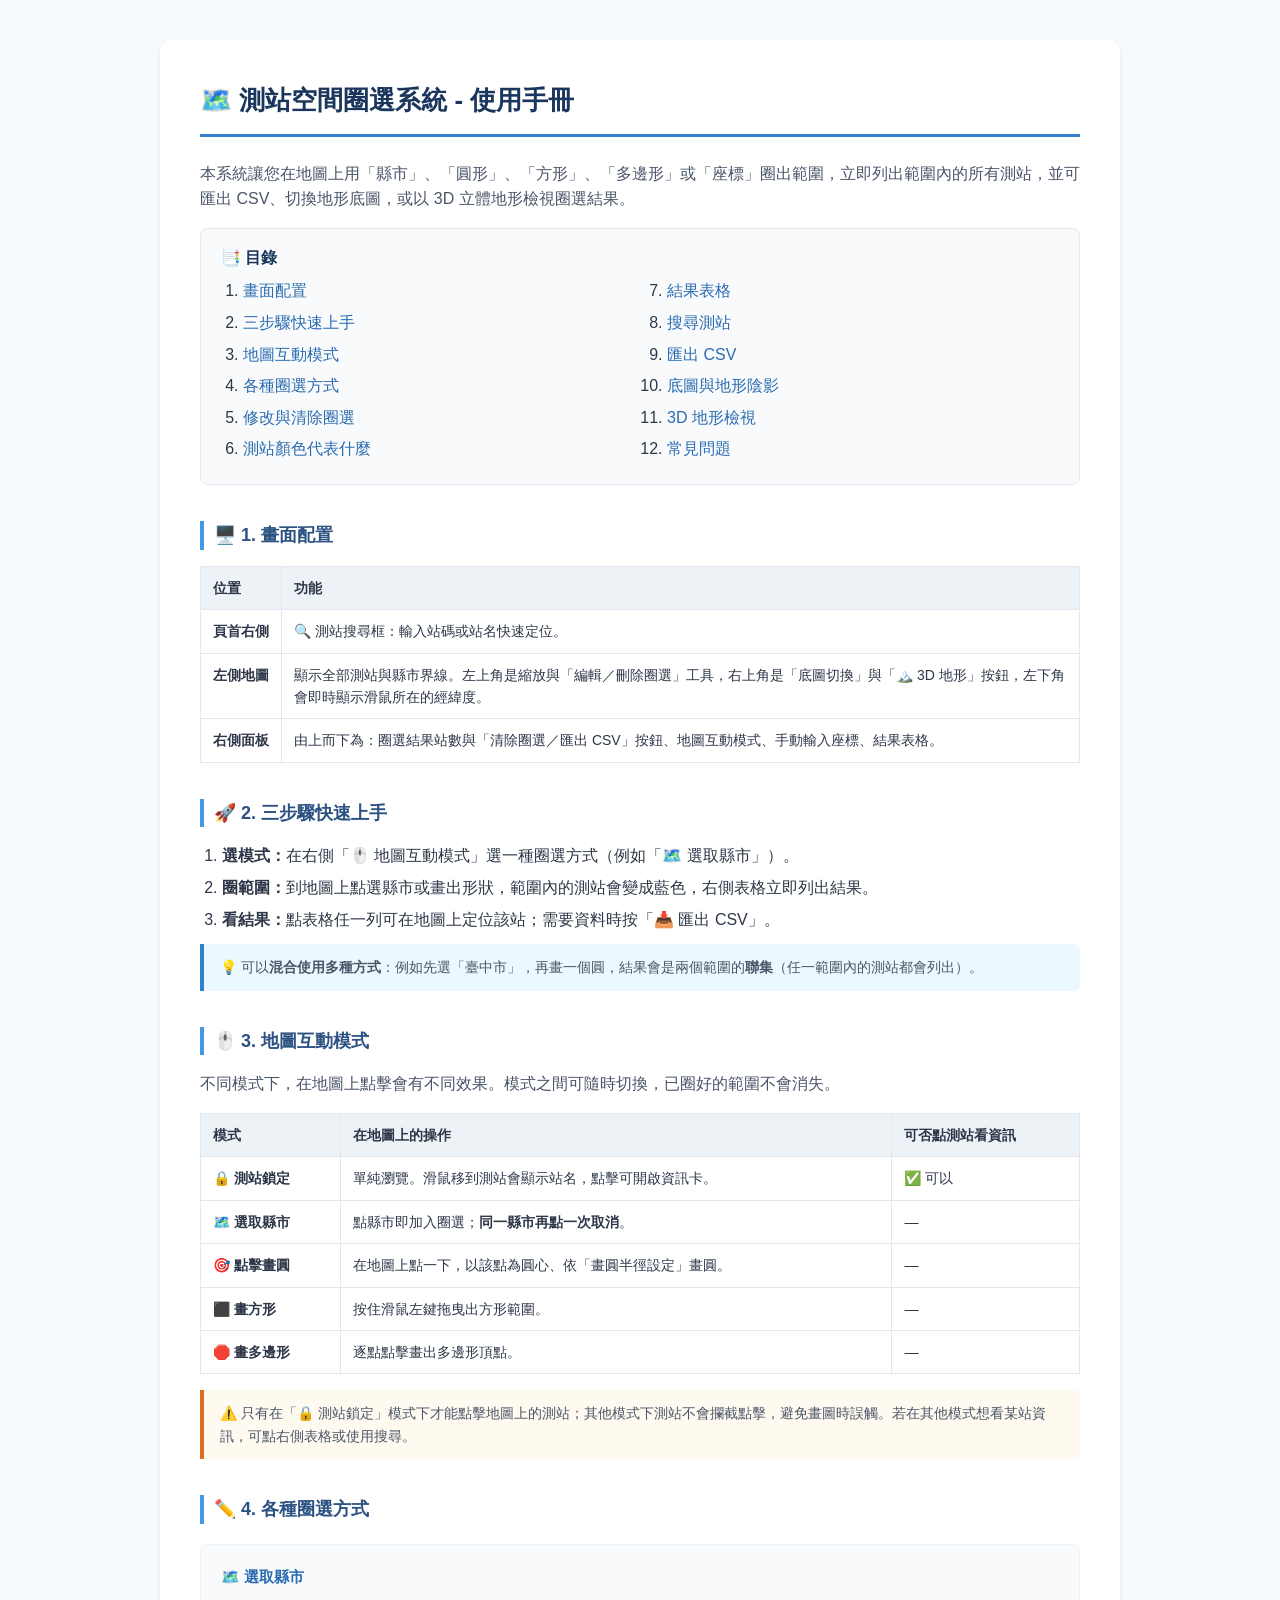
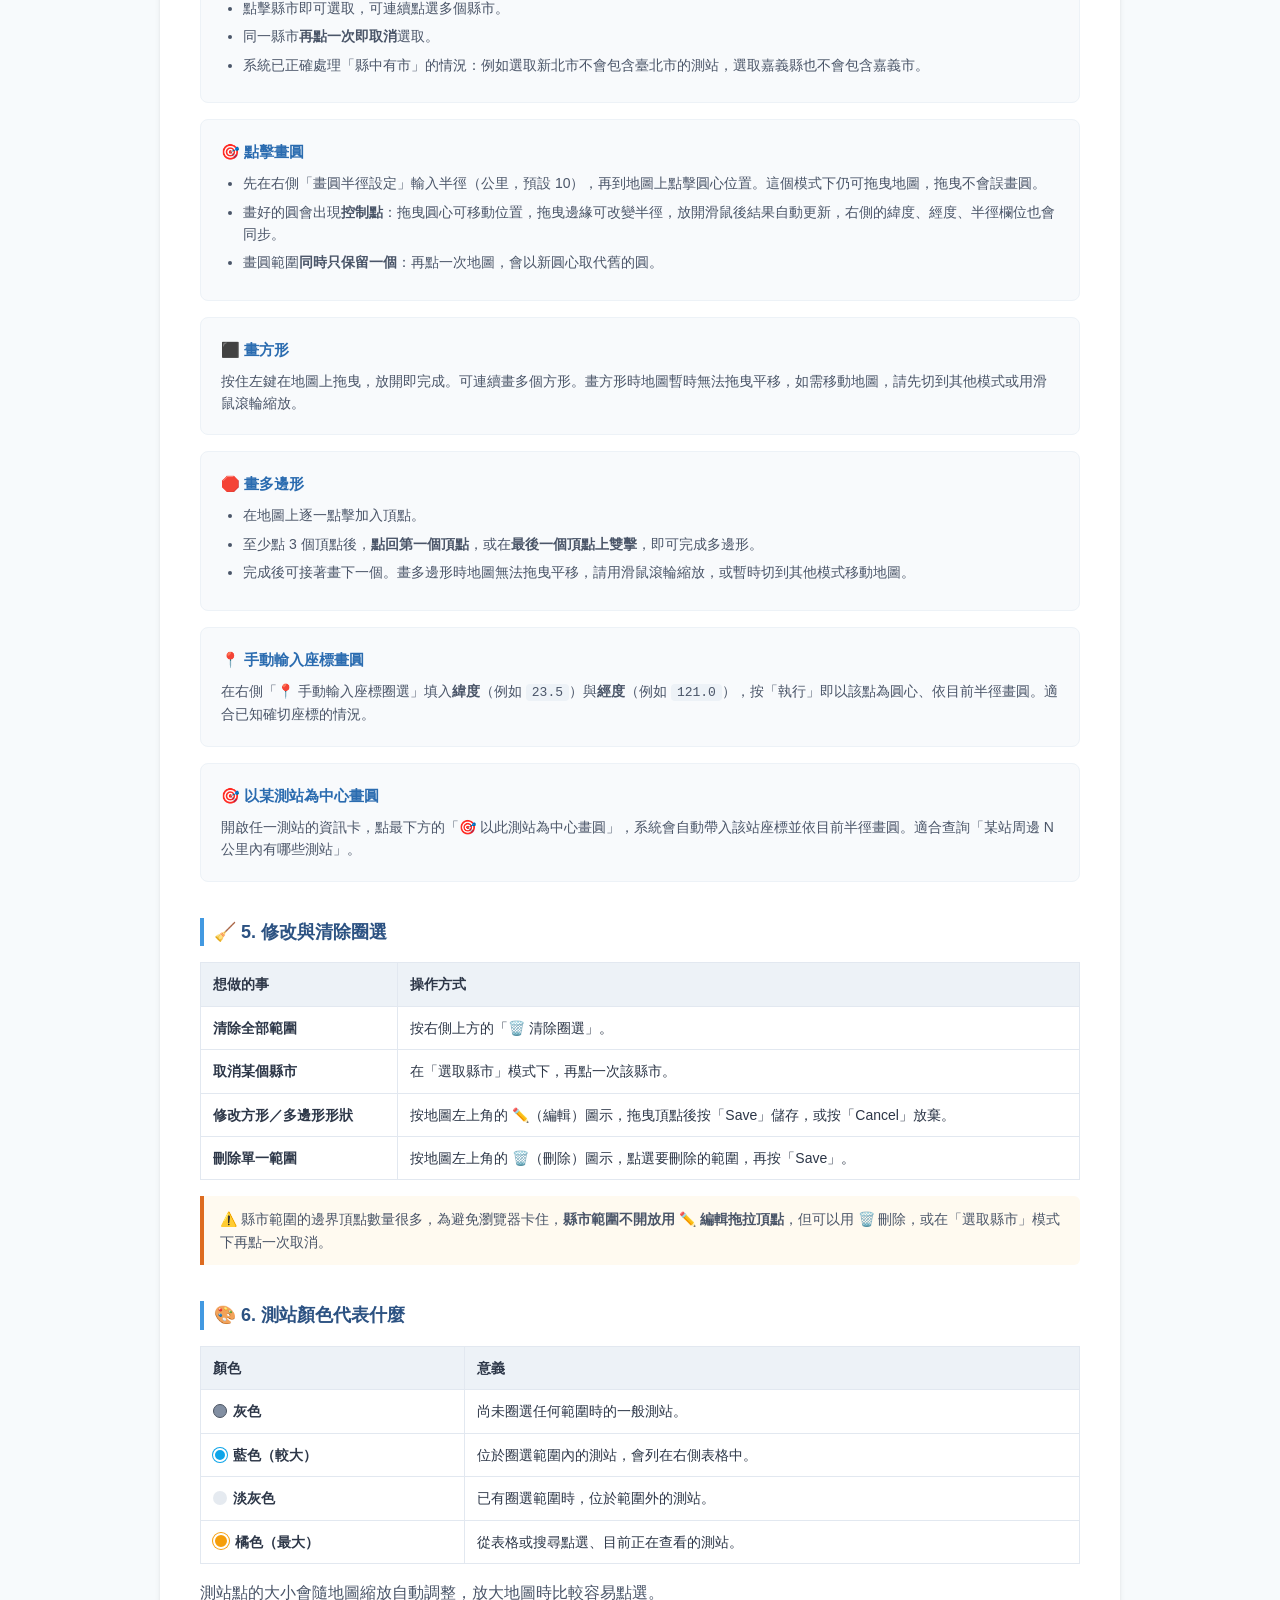
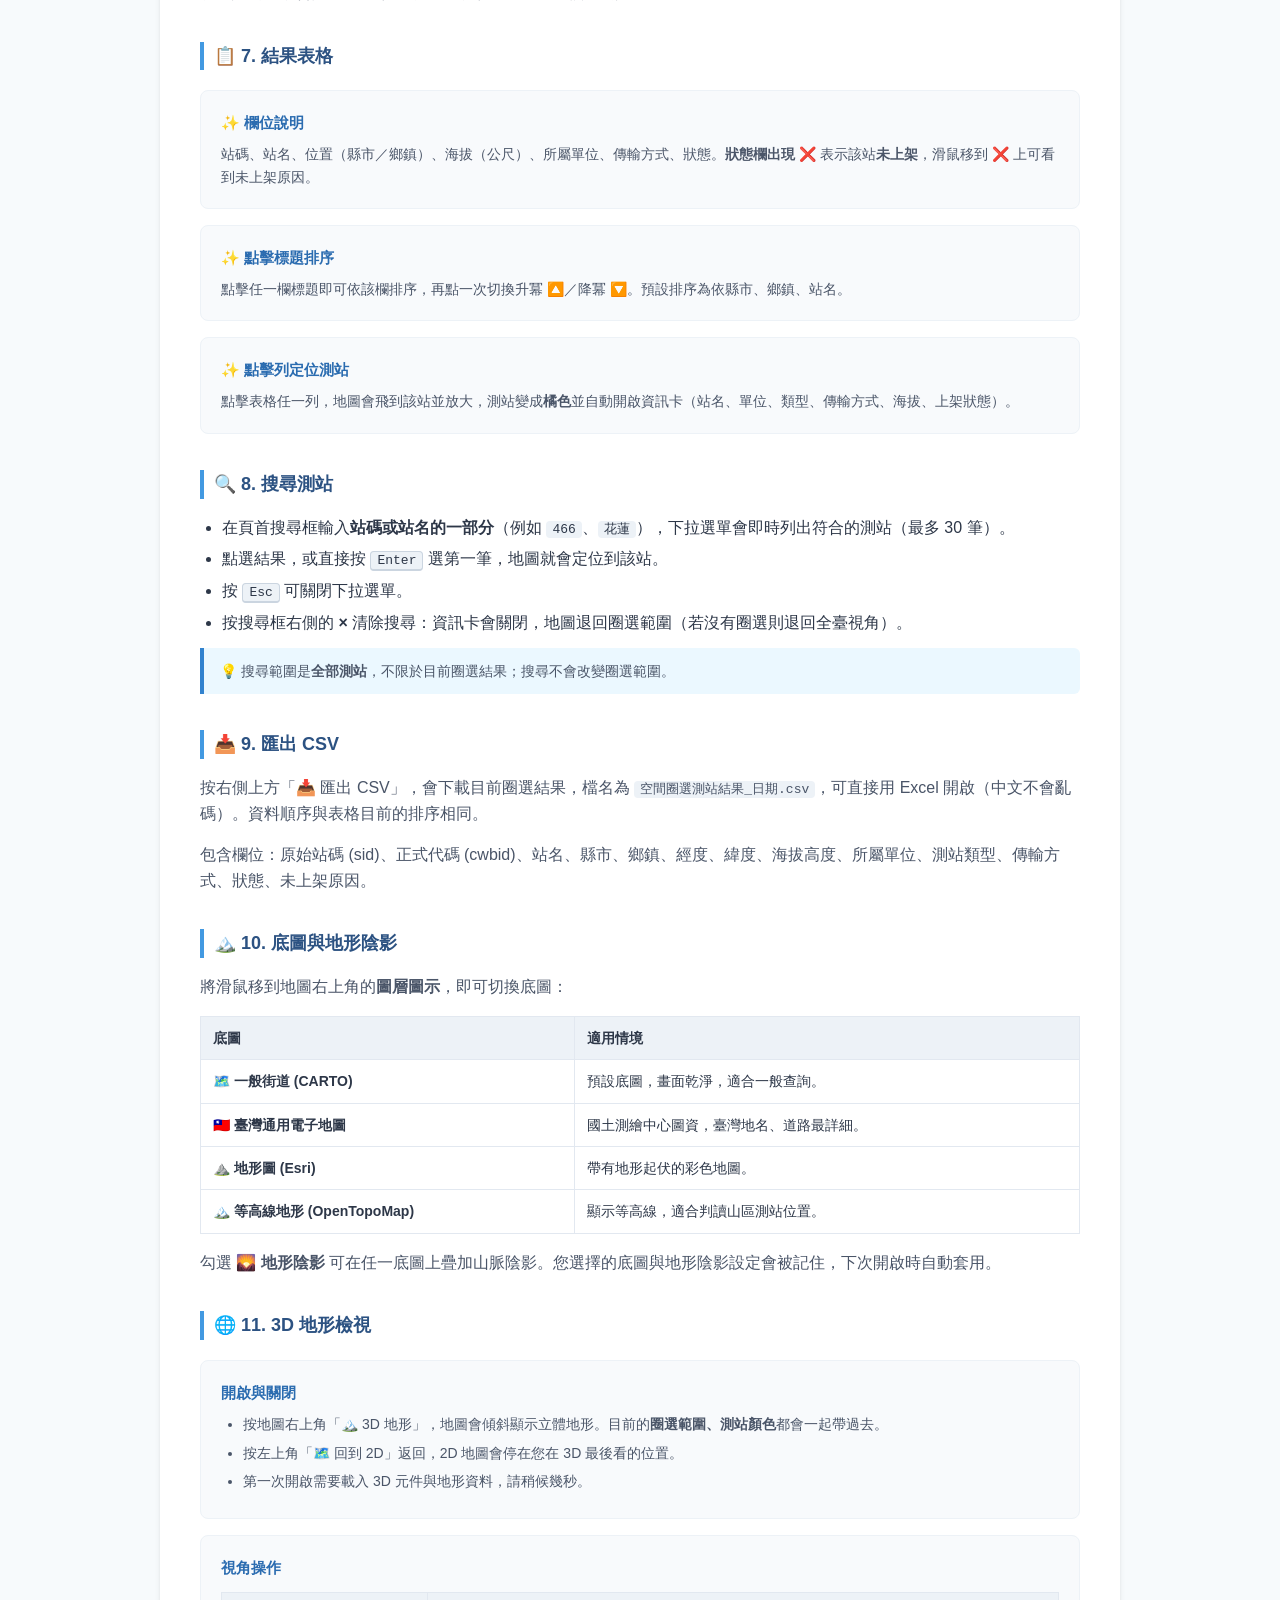
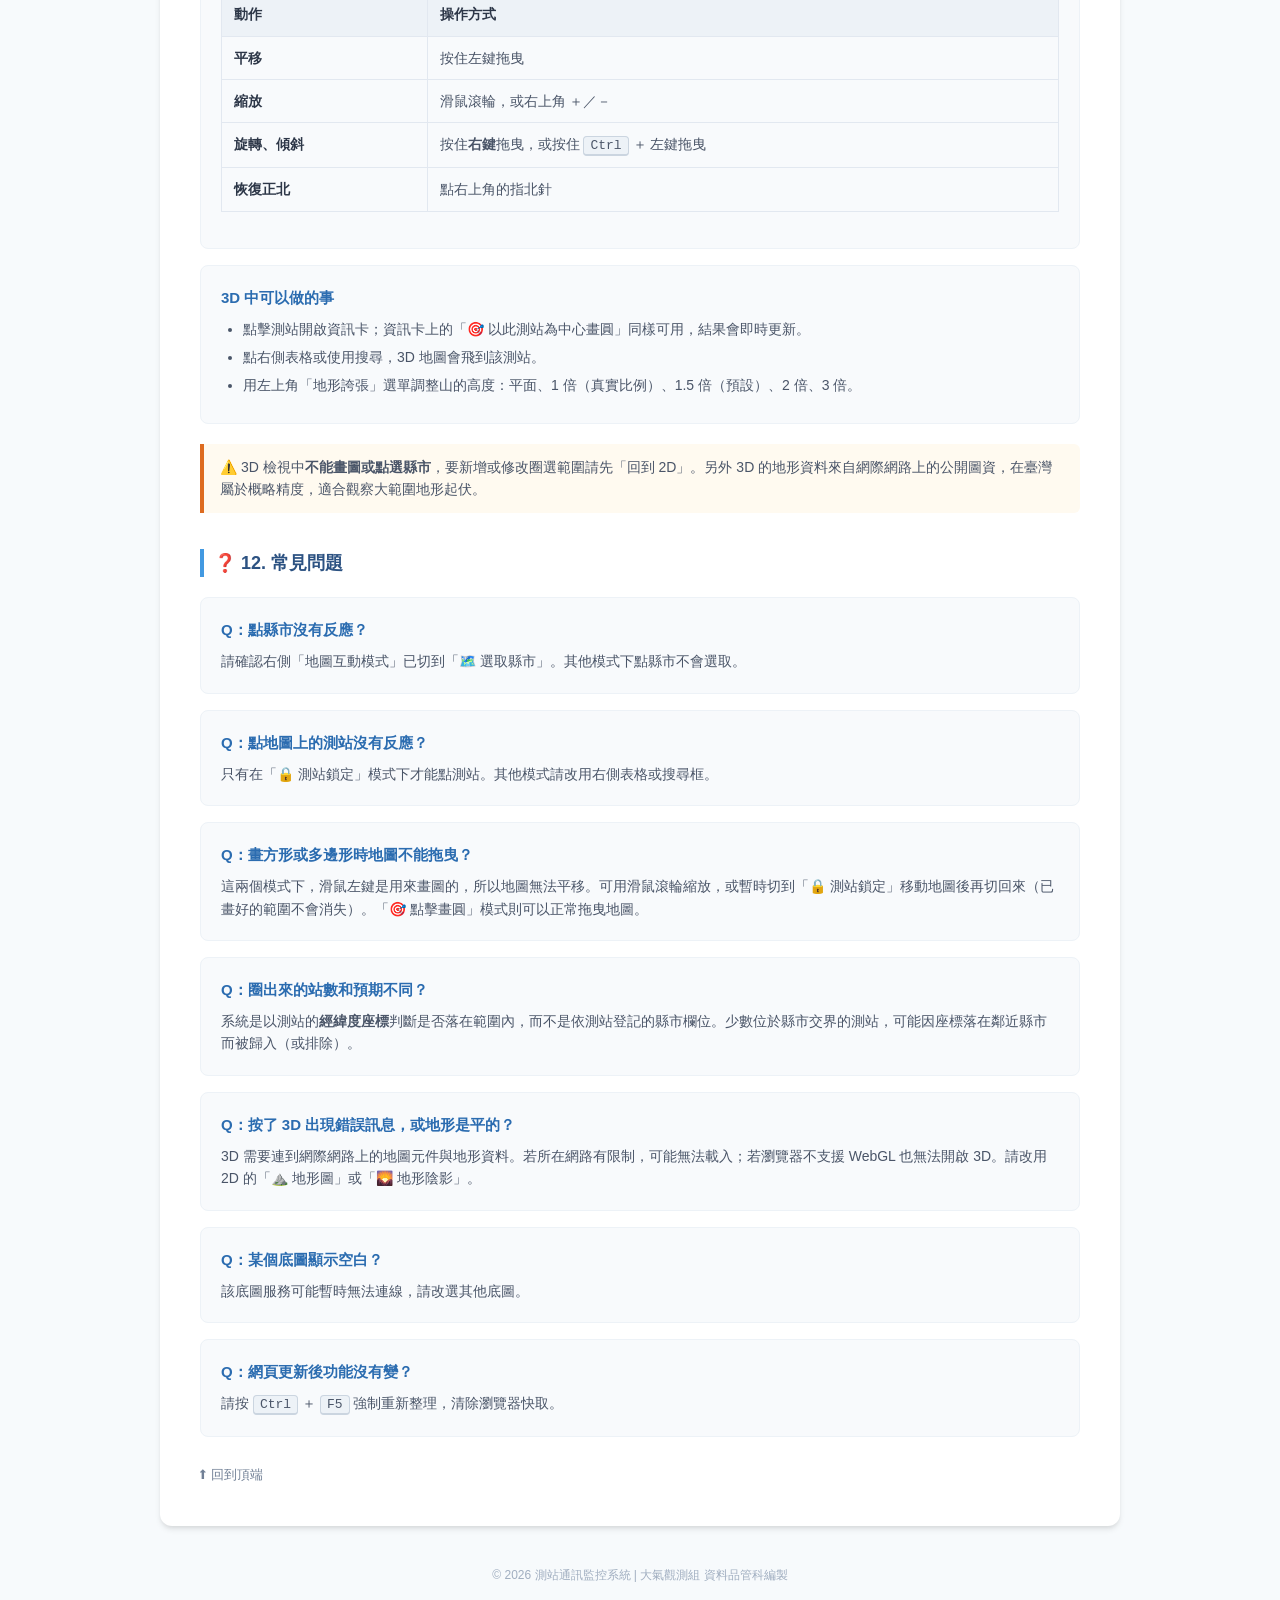
<file: user_guide_station_spatial.html>
<!DOCTYPE html>
<html lang="zh-TW">
<head>
    <meta charset="UTF-8">
    <meta name="viewport" content="width=device-width, initial-scale=1.0">
    <title>測站空間圈選系統 - 使用者操作說明文件</title>
    <style>
        *, *::before, *::after { box-sizing: border-box; }
        html { scroll-behavior: smooth; }
        body { font-family: "Segoe UI", "Microsoft JhengHei", Helvetica, Arial, sans-serif; line-height: 1.6; color: #2d3748; background-color: #f7fafc; margin: 0; padding: 0; }
        .container { max-width: 1000px; margin: 40px auto; padding: 0 20px; }
        .card { background: #ffffff; border-radius: 12px; box-shadow: 0 4px 6px -1px rgba(0, 0, 0, 0.1), 0 2px 4px -1px rgba(0, 0, 0, 0.06); padding: 40px; margin-bottom: 30px; }
        h1 { color: #1a365d; font-size: 26px; border-bottom: 3px solid #3182ce; padding-bottom: 12px; margin-top: 0; margin-bottom: 24px; }
        h2 { color: #2c5282; font-size: 18px; margin-top: 36px; margin-bottom: 16px; padding-left: 10px; border-left: 4px solid #4299e1; scroll-margin-top: 16px; }
        p { margin-top: 0; margin-bottom: 16px; color: #4a5568; }
        .logic-grid { display: flex; flex-direction: column; gap: 16px; margin: 20px 0; }
        .logic-item { background: #f8fafc; border: 1px solid #edf2f7; border-radius: 8px; padding: 20px; }
        .logic-title { font-size: 15px; font-weight: 700; color: #2b6cb0; margin-bottom: 8px; display: flex; align-items: center; gap: 10px; }
        .logic-details { font-size: 14px; color: #4a5568; }
        .logic-details p:last-child { margin-bottom: 0; }
        ul, ol { margin: 0; padding-left: 22px; }
        li { margin-bottom: 6px; }
        .highlight-box { background-color: #fffaf0; border-left: 4px solid #dd6b20; padding: 12px 16px; border-radius: 0 6px 6px 0; margin: 12px 0; font-size: 14px; color: #4a5568; }
        .tip-box { background-color: #ebf8ff; border-left: 4px solid #3182ce; padding: 12px 16px; border-radius: 0 6px 6px 0; margin: 12px 0; font-size: 14px; color: #4a5568; }
        .footer { text-align: center; margin-top: 40px; color: #a0aec0; font-size: 12px; }
        code, kbd { background: #edf2f7; border-radius: 4px; padding: 1px 6px; font-size: 13px; font-family: Consolas, "Courier New", monospace; }
        kbd { border: 1px solid #cbd5e0; border-bottom-width: 2px; }

        /* 目錄 */
        .toc { background: #f8fafc; border: 1px solid #e2e8f0; border-radius: 8px; padding: 16px 20px; margin-bottom: 8px; }
        .toc-title { font-weight: 700; color: #1a365d; margin-bottom: 8px; }
        .toc ol { columns: 2; column-gap: 32px; }
        .toc a { color: #2b6cb0; text-decoration: none; }
        .toc a:hover { text-decoration: underline; }

        /* 表格 */
        table { width: 100%; border-collapse: collapse; font-size: 14px; margin: 12px 0 16px; }
        th, td { border: 1px solid #e2e8f0; padding: 10px 12px; text-align: left; vertical-align: top; }
        th { background: #edf2f7; color: #2d3748; white-space: nowrap; }
        td:first-child { white-space: nowrap; font-weight: 600; color: #2d3748; }

        /* 測站顏色圖例 */
        .dot { display: inline-block; width: 14px; height: 14px; border-radius: 50%; vertical-align: -2px; margin-right: 6px; }
        .dot-normal   { background: #64748b; border: 1px solid #1e293b; opacity: 0.8; }
        .dot-selected { background: #0ea5e9; border: 2px solid #ffffff; box-shadow: 0 0 0 1px #0ea5e9; }
        .dot-dimmed   { background: #cbd5e1; opacity: 0.5; }
        .dot-focused  { background: #f59e0b; border: 2px solid #ffffff; box-shadow: 0 0 0 1px #f59e0b; width: 16px; height: 16px; }

        .back-top { display: inline-block; margin-top: 8px; font-size: 13px; color: #718096; text-decoration: none; }
        .back-top:hover { color: #2b6cb0; }

        @media (max-width: 640px) {
            .card { padding: 24px 18px; }
            .toc ol { columns: 1; }
            table { font-size: 13px; }
            td:first-child { white-space: normal; }
        }
    </style>
</head>
<body>
<div class="container">
    <div class="card" id="top">
        <h1>🗺️ 測站空間圈選系統 - 使用手冊</h1>
        <p>本系統讓您在地圖上用「縣市」、「圓形」、「方形」、「多邊形」或「座標」圈出範圍，立即列出範圍內的所有測站，並可匯出 CSV、切換地形底圖，或以 3D 立體地形檢視圈選結果。</p>

        <div class="toc">
            <div class="toc-title">📑 目錄</div>
            <ol>
                <li><a href="#layout">畫面配置</a></li>
                <li><a href="#quickstart">三步驟快速上手</a></li>
                <li><a href="#modes">地圖互動模式</a></li>
                <li><a href="#select">各種圈選方式</a></li>
                <li><a href="#edit">修改與清除圈選</a></li>
                <li><a href="#colors">測站顏色代表什麼</a></li>
                <li><a href="#table">結果表格</a></li>
                <li><a href="#search">搜尋測站</a></li>
                <li><a href="#csv">匯出 CSV</a></li>
                <li><a href="#basemap">底圖與地形陰影</a></li>
                <li><a href="#view3d">3D 地形檢視</a></li>
                <li><a href="#faq">常見問題</a></li>
            </ol>
        </div>

        <!-- 1 -->
        <h2 id="layout">🖥️ 1. 畫面配置</h2>
        <table>
            <tr><th>位置</th><th>功能</th></tr>
            <tr><td>頁首右側</td><td>🔍 測站搜尋框：輸入站碼或站名快速定位。</td></tr>
            <tr><td>左側地圖</td><td>顯示全部測站與縣市界線。左上角是縮放與「編輯／刪除圈選」工具，右上角是「底圖切換」與「🏔️ 3D 地形」按鈕，左下角會即時顯示滑鼠所在的經緯度。</td></tr>
            <tr><td>右側面板</td><td>由上而下為：圈選結果站數與「清除圈選／匯出 CSV」按鈕、地圖互動模式、手動輸入座標、結果表格。</td></tr>
        </table>

        <!-- 2 -->
        <h2 id="quickstart">🚀 2. 三步驟快速上手</h2>
        <ol>
            <li><strong>選模式：</strong>在右側「🖱️ 地圖互動模式」選一種圈選方式（例如「🗺️ 選取縣市」）。</li>
            <li><strong>圈範圍：</strong>到地圖上點選縣市或畫出形狀，範圍內的測站會變成藍色，右側表格立即列出結果。</li>
            <li><strong>看結果：</strong>點表格任一列可在地圖上定位該站；需要資料時按「📥 匯出 CSV」。</li>
        </ol>
        <div class="tip-box">💡 可以<strong>混合使用多種方式</strong>：例如先選「臺中市」，再畫一個圓，結果會是兩個範圍的<strong>聯集</strong>（任一範圍內的測站都會列出）。</div>

        <!-- 3 -->
        <h2 id="modes">🖱️ 3. 地圖互動模式</h2>
        <p>不同模式下，在地圖上點擊會有不同效果。模式之間可隨時切換，已圈好的範圍不會消失。</p>
        <table>
            <tr><th>模式</th><th>在地圖上的操作</th><th>可否點測站看資訊</th></tr>
            <tr><td>🔒 測站鎖定</td><td>單純瀏覽。滑鼠移到測站會顯示站名，點擊可開啟資訊卡。</td><td>✅ 可以</td></tr>
            <tr><td>🗺️ 選取縣市</td><td>點縣市即加入圈選；<strong>同一縣市再點一次取消</strong>。</td><td>—</td></tr>
            <tr><td>🎯 點擊畫圓</td><td>在地圖上點一下，以該點為圓心、依「畫圓半徑設定」畫圓。</td><td>—</td></tr>
            <tr><td>⬛ 畫方形</td><td>按住滑鼠左鍵拖曳出方形範圍。</td><td>—</td></tr>
            <tr><td>🛑 畫多邊形</td><td>逐點點擊畫出多邊形頂點。</td><td>—</td></tr>
        </table>
        <div class="highlight-box">⚠️ 只有在「🔒 測站鎖定」模式下才能點擊地圖上的測站；其他模式下測站不會攔截點擊，避免畫圖時誤觸。若在其他模式想看某站資訊，可點右側表格或使用搜尋。</div>

        <!-- 4 -->
        <h2 id="select">✏️ 4. 各種圈選方式</h2>
        <div class="logic-grid">
            <div class="logic-item">
                <div class="logic-title">🗺️ 選取縣市</div>
                <div class="logic-details">
                    <ul>
                        <li>點擊縣市即可選取，可連續點選多個縣市。</li>
                        <li>同一縣市<strong>再點一次即取消</strong>選取。</li>
                        <li>系統已正確處理「縣中有市」的情況：例如選取新北市不會包含臺北市的測站，選取嘉義縣也不會包含嘉義市。</li>
                    </ul>
                </div>
            </div>
            <div class="logic-item">
                <div class="logic-title">🎯 點擊畫圓</div>
                <div class="logic-details">
                    <ul>
                        <li>先在右側「畫圓半徑設定」輸入半徑（公里，預設 10），再到地圖上點擊圓心位置。這個模式下仍可拖曳地圖，拖曳不會誤畫圓。</li>
                        <li>畫好的圓會出現<strong>控制點</strong>：拖曳圓心可移動位置，拖曳邊緣可改變半徑，放開滑鼠後結果自動更新，右側的緯度、經度、半徑欄位也會同步。</li>
                        <li>畫圓範圍<strong>同時只保留一個</strong>：再點一次地圖，會以新圓心取代舊的圓。</li>
                    </ul>
                </div>
            </div>
            <div class="logic-item">
                <div class="logic-title">⬛ 畫方形</div>
                <div class="logic-details">
                    <p>按住左鍵在地圖上拖曳，放開即完成。可連續畫多個方形。畫方形時地圖暫時無法拖曳平移，如需移動地圖，請先切到其他模式或用滑鼠滾輪縮放。</p>
                </div>
            </div>
            <div class="logic-item">
                <div class="logic-title">🛑 畫多邊形</div>
                <div class="logic-details">
                    <ul>
                        <li>在地圖上逐一點擊加入頂點。</li>
                        <li>至少點 3 個頂點後，<strong>點回第一個頂點</strong>，或在<strong>最後一個頂點上雙擊</strong>，即可完成多邊形。</li>
                        <li>完成後可接著畫下一個。畫多邊形時地圖無法拖曳平移，請用滑鼠滾輪縮放，或暫時切到其他模式移動地圖。</li>
                    </ul>
                </div>
            </div>
            <div class="logic-item">
                <div class="logic-title">📍 手動輸入座標畫圓</div>
                <div class="logic-details">
                    <p>在右側「📍 手動輸入座標圈選」填入<strong>緯度</strong>（例如 <code>23.5</code>）與<strong>經度</strong>（例如 <code>121.0</code>），按「執行」即以該點為圓心、依目前半徑畫圓。適合已知確切座標的情況。</p>
                </div>
            </div>
            <div class="logic-item">
                <div class="logic-title">🎯 以某測站為中心畫圓</div>
                <div class="logic-details">
                    <p>開啟任一測站的資訊卡，點最下方的「🎯 以此測站為中心畫圓」，系統會自動帶入該站座標並依目前半徑畫圓。適合查詢「某站周邊 N 公里內有哪些測站」。</p>
                </div>
            </div>
        </div>

        <!-- 5 -->
        <h2 id="edit">🧹 5. 修改與清除圈選</h2>
        <table>
            <tr><th>想做的事</th><th>操作方式</th></tr>
            <tr><td>清除全部範圍</td><td>按右側上方的「🗑️ 清除圈選」。</td></tr>
            <tr><td>取消某個縣市</td><td>在「選取縣市」模式下，再點一次該縣市。</td></tr>
            <tr><td>修改方形／多邊形形狀</td><td>按地圖左上角的 ✏️（編輯）圖示，拖曳頂點後按「Save」儲存，或按「Cancel」放棄。</td></tr>
            <tr><td>刪除單一範圍</td><td>按地圖左上角的 🗑️（刪除）圖示，點選要刪除的範圍，再按「Save」。</td></tr>
        </table>
        <div class="highlight-box">⚠️ 縣市範圍的邊界頂點數量很多，為避免瀏覽器卡住，<strong>縣市範圍不開放用 ✏️ 編輯拖拉頂點</strong>，但可以用 🗑️ 刪除，或在「選取縣市」模式下再點一次取消。</div>

        <!-- 6 -->
        <h2 id="colors">🎨 6. 測站顏色代表什麼</h2>
        <table>
            <tr><th>顏色</th><th>意義</th></tr>
            <tr><td><span class="dot dot-normal"></span>灰色</td><td>尚未圈選任何範圍時的一般測站。</td></tr>
            <tr><td><span class="dot dot-selected"></span>藍色（較大）</td><td>位於圈選範圍內的測站，會列在右側表格中。</td></tr>
            <tr><td><span class="dot dot-dimmed"></span>淡灰色</td><td>已有圈選範圍時，位於範圍外的測站。</td></tr>
            <tr><td><span class="dot dot-focused"></span>橘色（最大）</td><td>從表格或搜尋點選、目前正在查看的測站。</td></tr>
        </table>
        <p>測站點的大小會隨地圖縮放自動調整，放大地圖時比較容易點選。</p>

        <!-- 7 -->
        <h2 id="table">📋 7. 結果表格</h2>
        <div class="logic-grid">
            <div class="logic-item">
                <div class="logic-title">✨ 欄位說明</div>
                <div class="logic-details">
                    <p>站碼、站名、位置（縣市／鄉鎮）、海拔（公尺）、所屬單位、傳輸方式、狀態。<strong>狀態欄出現 ❌</strong> 表示該站<strong>未上架</strong>，滑鼠移到 ❌ 上可看到未上架原因。</p>
                </div>
            </div>
            <div class="logic-item">
                <div class="logic-title">✨ 點擊標題排序</div>
                <div class="logic-details">
                    <p>點擊任一欄標題即可依該欄排序，再點一次切換升冪 🔼／降冪 🔽。預設排序為依縣市、鄉鎮、站名。</p>
                </div>
            </div>
            <div class="logic-item">
                <div class="logic-title">✨ 點擊列定位測站</div>
                <div class="logic-details">
                    <p>點擊表格任一列，地圖會飛到該站並放大，測站變成<strong>橘色</strong>並自動開啟資訊卡（站名、單位、類型、傳輸方式、海拔、上架狀態）。</p>
                </div>
            </div>
        </div>

        <!-- 8 -->
        <h2 id="search">🔍 8. 搜尋測站</h2>
        <ul>
            <li>在頁首搜尋框輸入<strong>站碼或站名的一部分</strong>（例如 <code>466</code>、<code>花蓮</code>），下拉選單會即時列出符合的測站（最多 30 筆）。</li>
            <li>點選結果，或直接按 <kbd>Enter</kbd> 選第一筆，地圖就會定位到該站。</li>
            <li>按 <kbd>Esc</kbd> 可關閉下拉選單。</li>
            <li>按搜尋框右側的 <strong>×</strong> 清除搜尋：資訊卡會關閉，地圖退回圈選範圍（若沒有圈選則退回全臺視角）。</li>
        </ul>
        <div class="tip-box">💡 搜尋範圍是<strong>全部測站</strong>，不限於目前圈選結果；搜尋不會改變圈選範圍。</div>

        <!-- 9 -->
        <h2 id="csv">📥 9. 匯出 CSV</h2>
        <p>按右側上方「📥 匯出 CSV」，會下載目前圈選結果，檔名為 <code>空間圈選測站結果_日期.csv</code>，可直接用 Excel 開啟（中文不會亂碼）。資料順序與表格目前的排序相同。</p>
        <p>包含欄位：原始站碼 (sid)、正式代碼 (cwbid)、站名、縣市、鄉鎮、經度、緯度、海拔高度、所屬單位、測站類型、傳輸方式、狀態、未上架原因。</p>

        <!-- 10 -->
        <h2 id="basemap">🏔️ 10. 底圖與地形陰影</h2>
        <p>將滑鼠移到地圖右上角的<strong>圖層圖示</strong>，即可切換底圖：</p>
        <table>
            <tr><th>底圖</th><th>適用情境</th></tr>
            <tr><td>🗺️ 一般街道 (CARTO)</td><td>預設底圖，畫面乾淨，適合一般查詢。</td></tr>
            <tr><td>🇹🇼 臺灣通用電子地圖</td><td>國土測繪中心圖資，臺灣地名、道路最詳細。</td></tr>
            <tr><td>⛰️ 地形圖 (Esri)</td><td>帶有地形起伏的彩色地圖。</td></tr>
            <tr><td>🏔️ 等高線地形 (OpenTopoMap)</td><td>顯示等高線，適合判讀山區測站位置。</td></tr>
        </table>
        <p>勾選 <strong>🌄 地形陰影</strong> 可在任一底圖上疊加山脈陰影。您選擇的底圖與地形陰影設定會被記住，下次開啟時自動套用。</p>

        <!-- 11 -->
        <h2 id="view3d">🌐 11. 3D 地形檢視</h2>
        <div class="logic-grid">
            <div class="logic-item">
                <div class="logic-title">開啟與關閉</div>
                <div class="logic-details">
                    <ul>
                        <li>按地圖右上角「🏔️ 3D 地形」，地圖會傾斜顯示立體地形。目前的<strong>圈選範圍、測站顏色</strong>都會一起帶過去。</li>
                        <li>按左上角「🗺️ 回到 2D」返回，2D 地圖會停在您在 3D 最後看的位置。</li>
                        <li>第一次開啟需要載入 3D 元件與地形資料，請稍候幾秒。</li>
                    </ul>
                </div>
            </div>
            <div class="logic-item">
                <div class="logic-title">視角操作</div>
                <div class="logic-details">
                    <table>
                        <tr><th>動作</th><th>操作方式</th></tr>
                        <tr><td>平移</td><td>按住左鍵拖曳</td></tr>
                        <tr><td>縮放</td><td>滑鼠滾輪，或右上角 ＋／－</td></tr>
                        <tr><td>旋轉、傾斜</td><td>按住<strong>右鍵</strong>拖曳，或按住 <kbd>Ctrl</kbd> ＋ 左鍵拖曳</td></tr>
                        <tr><td>恢復正北</td><td>點右上角的指北針</td></tr>
                    </table>
                </div>
            </div>
            <div class="logic-item">
                <div class="logic-title">3D 中可以做的事</div>
                <div class="logic-details">
                    <ul>
                        <li>點擊測站開啟資訊卡；資訊卡上的「🎯 以此測站為中心畫圓」同樣可用，結果會即時更新。</li>
                        <li>點右側表格或使用搜尋，3D 地圖會飛到該測站。</li>
                        <li>用左上角「地形誇張」選單調整山的高度：平面、1 倍（真實比例）、1.5 倍（預設）、2 倍、3 倍。</li>
                    </ul>
                </div>
            </div>
        </div>
        <div class="highlight-box">⚠️ 3D 檢視中<strong>不能畫圖或點選縣市</strong>，要新增或修改圈選範圍請先「回到 2D」。另外 3D 的地形資料來自網際網路上的公開圖資，在臺灣屬於概略精度，適合觀察大範圍地形起伏。</div>

        <!-- 12 -->
        <h2 id="faq">❓ 12. 常見問題</h2>
        <div class="logic-grid">
            <div class="logic-item">
                <div class="logic-title">Q：點縣市沒有反應？</div>
                <div class="logic-details"><p>請確認右側「地圖互動模式」已切到「🗺️ 選取縣市」。其他模式下點縣市不會選取。</p></div>
            </div>
            <div class="logic-item">
                <div class="logic-title">Q：點地圖上的測站沒有反應？</div>
                <div class="logic-details"><p>只有在「🔒 測站鎖定」模式下才能點測站。其他模式請改用右側表格或搜尋框。</p></div>
            </div>
            <div class="logic-item">
                <div class="logic-title">Q：畫方形或多邊形時地圖不能拖曳？</div>
                <div class="logic-details"><p>這兩個模式下，滑鼠左鍵是用來畫圖的，所以地圖無法平移。可用滑鼠滾輪縮放，或暫時切到「🔒 測站鎖定」移動地圖後再切回來（已畫好的範圍不會消失）。「🎯 點擊畫圓」模式則可以正常拖曳地圖。</p></div>
            </div>
            <div class="logic-item">
                <div class="logic-title">Q：圈出來的站數和預期不同？</div>
                <div class="logic-details"><p>系統是以測站的<strong>經緯度座標</strong>判斷是否落在範圍內，而不是依測站登記的縣市欄位。少數位於縣市交界的測站，可能因座標落在鄰近縣市而被歸入（或排除）。</p></div>
            </div>
            <div class="logic-item">
                <div class="logic-title">Q：按了 3D 出現錯誤訊息，或地形是平的？</div>
                <div class="logic-details"><p>3D 需要連到網際網路上的地圖元件與地形資料。若所在網路有限制，可能無法載入；若瀏覽器不支援 WebGL 也無法開啟 3D。請改用 2D 的「⛰️ 地形圖」或「🌄 地形陰影」。</p></div>
            </div>
            <div class="logic-item">
                <div class="logic-title">Q：某個底圖顯示空白？</div>
                <div class="logic-details"><p>該底圖服務可能暫時無法連線，請改選其他底圖。</p></div>
            </div>
            <div class="logic-item">
                <div class="logic-title">Q：網頁更新後功能沒有變？</div>
                <div class="logic-details"><p>請按 <kbd>Ctrl</kbd> ＋ <kbd>F5</kbd> 強制重新整理，清除瀏覽器快取。</p></div>
            </div>
        </div>

        <a href="#top" class="back-top">⬆ 回到頂端</a>
    </div>
    <div class="footer">© 2026 測站通訊監控系統 | 大氣觀測組 資料品管科編製</div>
</div>
</body>
</html>
</file>
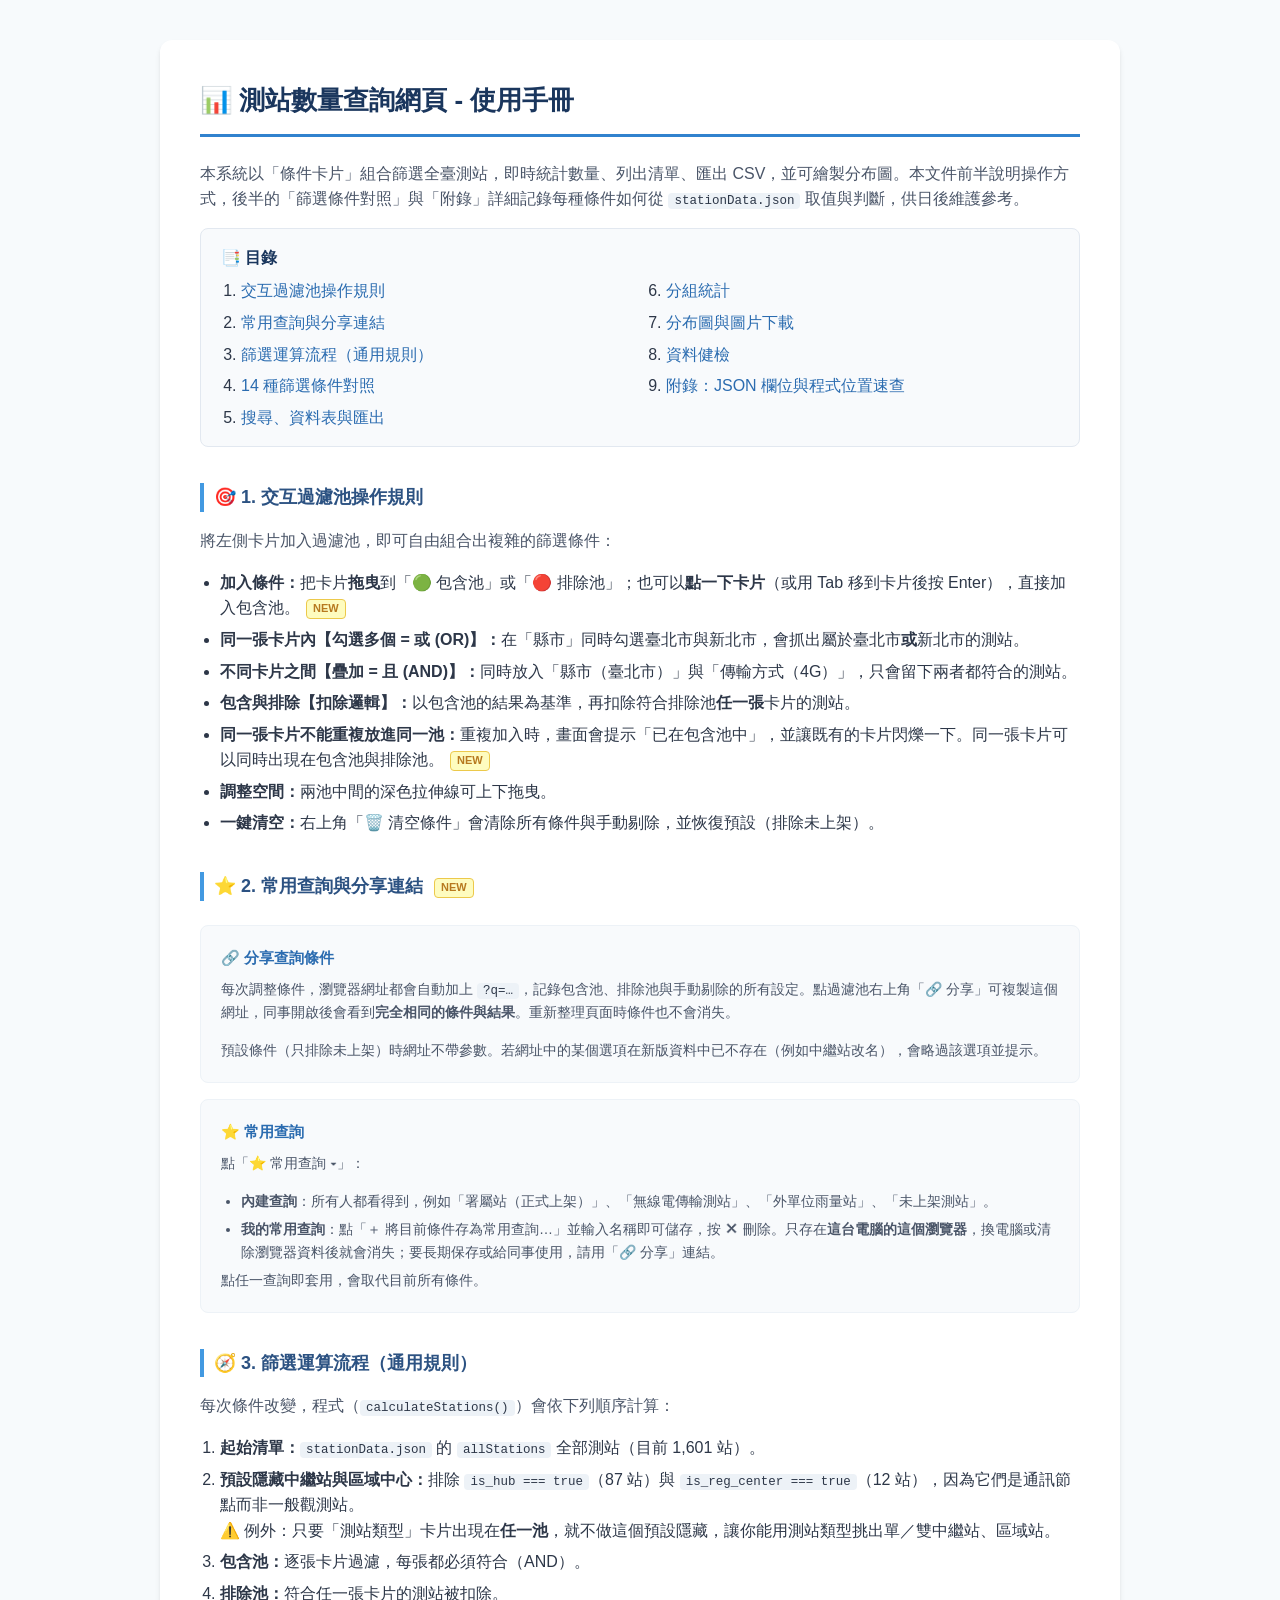
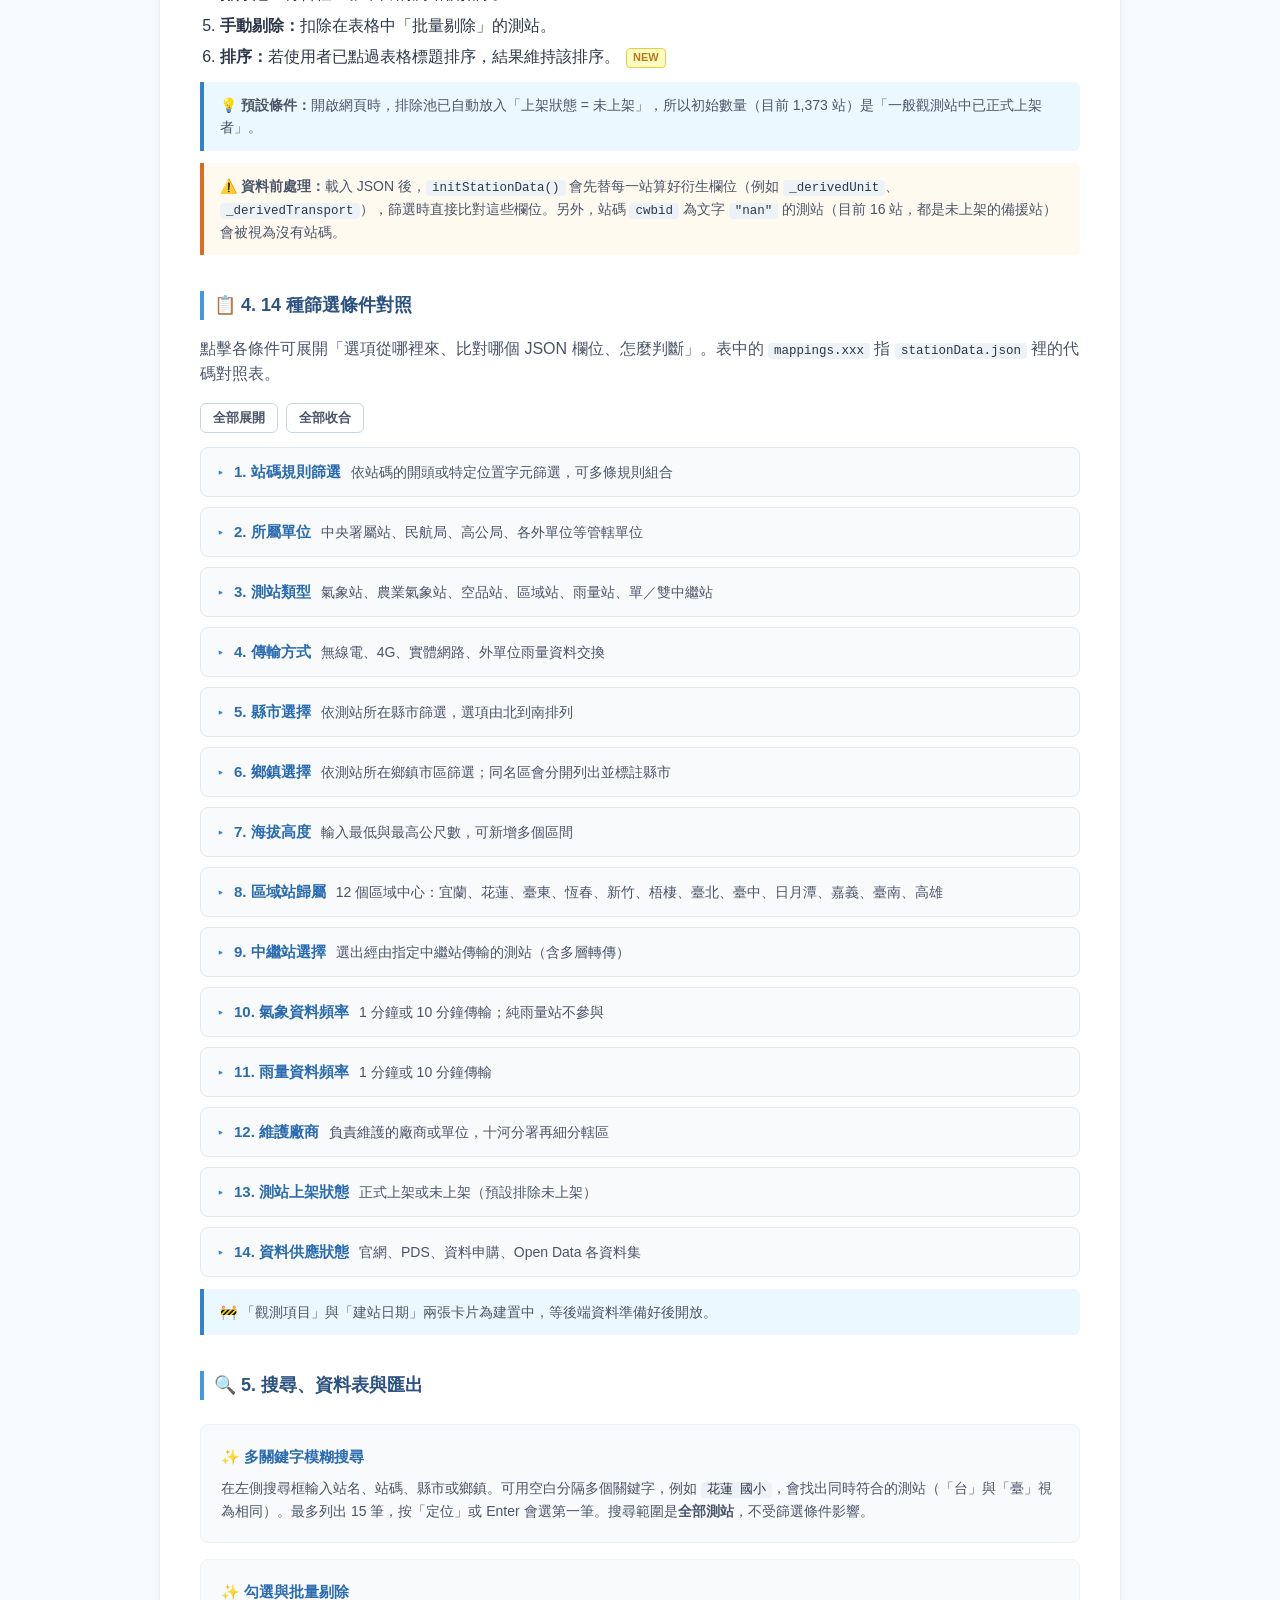
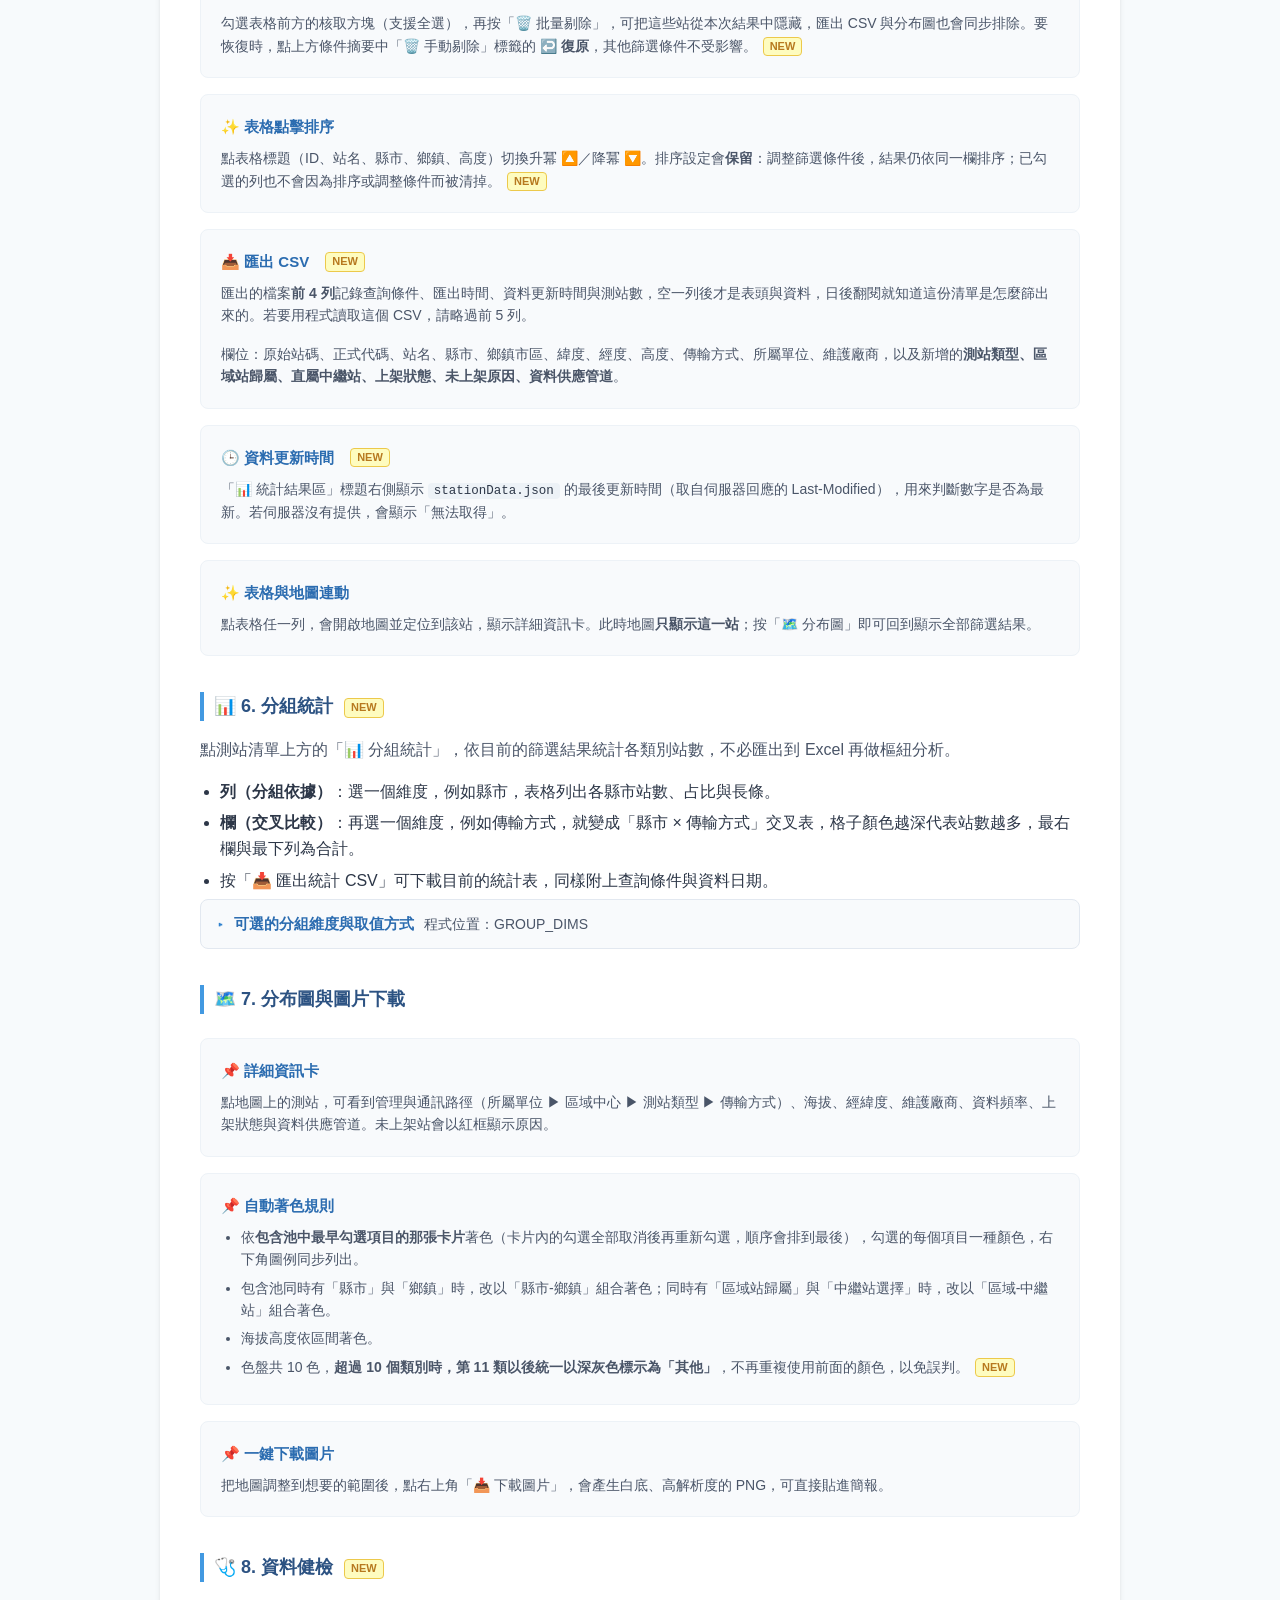
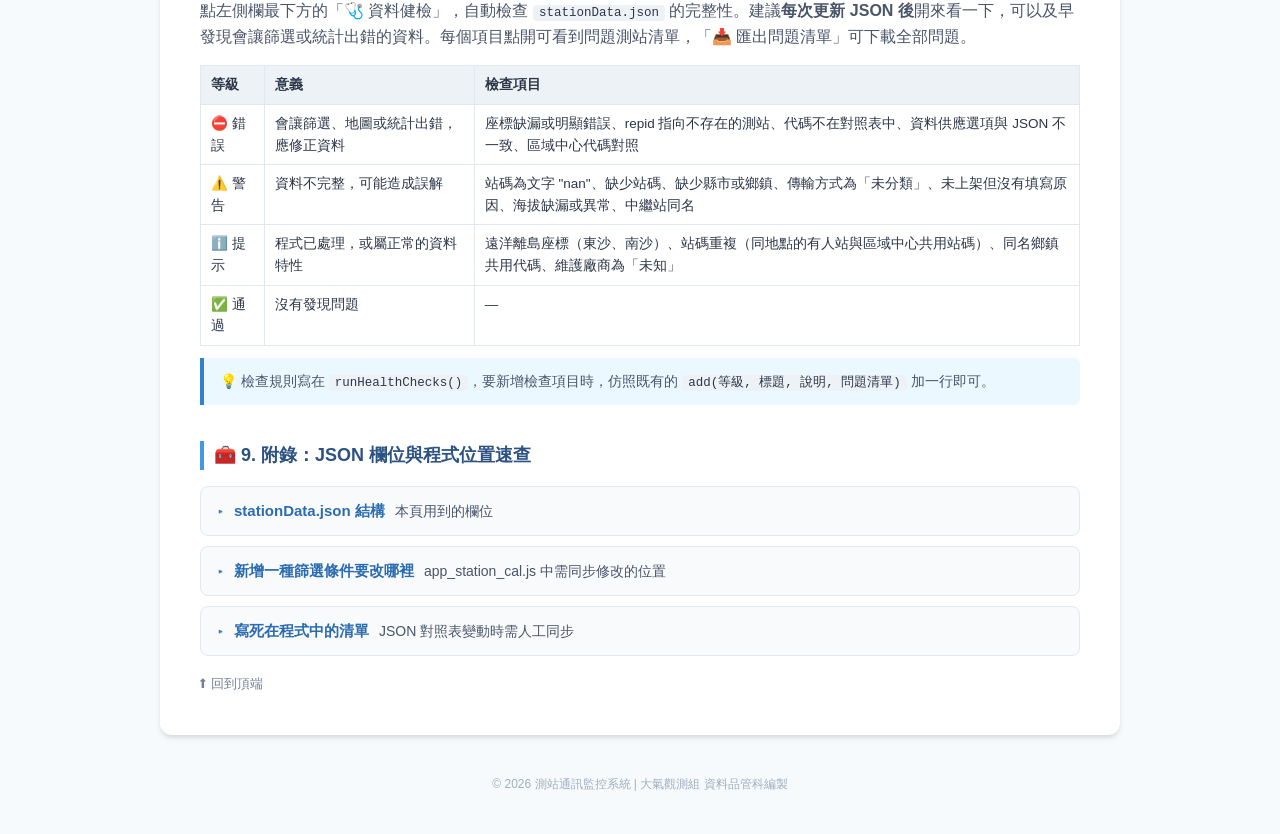
<file: cal/user_guide_station_cal.html>
<!DOCTYPE html>
<html lang="zh-TW">
<head>
    <meta charset="UTF-8">
    <meta name="viewport" content="width=device-width, initial-scale=1.0">
    <title>測站數量查詢網頁 - 使用者操作說明文件</title>
    <style>
        *, *::before, *::after { box-sizing: border-box; }
        html { scroll-behavior: smooth; }
        body { font-family: "Segoe UI", "Microsoft JhengHei", Helvetica, Arial, sans-serif; line-height: 1.6; color: #2d3748; background-color: #f7fafc; margin: 0; padding: 0; }
        .container { max-width: 1000px; margin: 40px auto; padding: 0 20px; }
        .card { background: #ffffff; border-radius: 12px; box-shadow: 0 4px 6px -1px rgba(0, 0, 0, 0.1), 0 2px 4px -1px rgba(0, 0, 0, 0.06); padding: 40px; margin-bottom: 30px; }
        h1 { color: #1a365d; font-size: 26px; border-bottom: 3px solid #3182ce; padding-bottom: 12px; margin-top: 0; margin-bottom: 24px; }
        h2 { color: #2c5282; font-size: 18px; margin-top: 36px; margin-bottom: 16px; padding-left: 10px; border-left: 4px solid #4299e1; scroll-margin-top: 16px; }
        p { margin-top: 0; margin-bottom: 16px; color: #4a5568; }
        .logic-grid { display: flex; flex-direction: column; gap: 16px; margin: 24px 0; }
        .logic-item { background: #f8fafc; border: 1px solid #edf2f7; border-radius: 8px; padding: 20px; }
        .logic-title { font-size: 15px; font-weight: 700; color: #2b6cb0; margin-bottom: 8px; display: flex; align-items: center; gap: 10px; }
        .logic-details { font-size: 14px; color: #4a5568; }
        .logic-details p:last-child { margin-bottom: 0; }
        ul, ol { margin: 0; padding-left: 20px; }
        li { margin-bottom: 6px; }
        .highlight-box { background-color: #fffaf0; border-left: 4px solid #dd6b20; padding: 12px 16px; border-radius: 0 6px 6px 0; margin: 12px 0; font-size: 14px; color: #4a5568; }
        .tip-box { background-color: #ebf8ff; border-left: 4px solid #3182ce; padding: 12px 16px; border-radius: 0 6px 6px 0; margin: 12px 0; font-size: 14px; color: #4a5568; }
        .footer { text-align: center; margin-top: 40px; color: #a0aec0; font-size: 12px; }
        code { background: #edf2f7; border-radius: 4px; padding: 1px 6px; font-size: 12.5px; font-family: Consolas, "Courier New", monospace; color: #2d3748; white-space: nowrap; }
        .new { display: inline-block; font-size: 11px; font-weight: 700; color: #b7791f; background: #fefcbf; border: 1px solid #ecc94b; border-radius: 4px; padding: 0 6px; margin-left: 6px; vertical-align: 1px; }

        /* 目錄 */
        .toc { background: #f8fafc; border: 1px solid #e2e8f0; border-radius: 8px; padding: 16px 20px; }
        .toc-title { font-weight: 700; color: #1a365d; margin-bottom: 8px; }
        .toc ol { columns: 2; column-gap: 32px; }
        .toc a { color: #2b6cb0; text-decoration: none; }
        .toc a:hover { text-decoration: underline; }

        /* 表格 */
        table { width: 100%; border-collapse: collapse; font-size: 13.5px; margin: 10px 0 4px; }
        th, td { border: 1px solid #e2e8f0; padding: 8px 10px; text-align: left; vertical-align: top; }
        th { background: #edf2f7; color: #2d3748; white-space: nowrap; width: 120px; }
        table.wide th { width: auto; }

        /* 折疊區塊 */
        details.filter { background: #f8fafc; border: 1px solid #e2e8f0; border-radius: 8px; margin-bottom: 10px; }
        details.filter[open] { background: #ffffff; box-shadow: 0 2px 6px rgba(0,0,0,0.05); }
        details.filter > summary { list-style: none; cursor: pointer; padding: 12px 16px; display: flex; align-items: baseline; gap: 10px; }
        details.filter > summary::-webkit-details-marker { display: none; }
        details.filter > summary::before { content: '▸'; color: #3182ce; font-size: 14px; transition: transform 0.15s; display: inline-block; }
        details.filter[open] > summary::before { transform: rotate(90deg); }
        details.filter > summary:hover { background: #ebf8ff; border-radius: 8px; }
        .f-name { font-weight: 700; color: #2b6cb0; font-size: 15px; white-space: nowrap; }
        .f-desc { color: #4a5568; font-size: 14px; }
        .f-body { padding: 0 16px 14px 36px; font-size: 14px; color: #4a5568; }
        .f-body ul { margin-top: 4px; }
        .expand-all { display: flex; gap: 8px; margin: 8px 0 14px; }
        .expand-all button { font-size: 13px; padding: 5px 12px; border: 1px solid #cbd5e0; background: white; border-radius: 6px; cursor: pointer; color: #4a5568; font-weight: 600; }
        .expand-all button:hover { background: #edf2f7; }

        .back-top { display: inline-block; margin-top: 8px; font-size: 13px; color: #718096; text-decoration: none; }
        .back-top:hover { color: #2b6cb0; }

        @media (max-width: 640px) {
            .card { padding: 24px 16px; }
            .toc ol { columns: 1; }
            .f-body { padding-left: 16px; }
            th { width: 90px; }
        }
        @media print {
            details.filter { break-inside: avoid; }
            .expand-all { display: none; }
        }
    </style>
</head>
<body>
<div class="container">
    <div class="card" id="top">
        <h1>📊 測站數量查詢網頁 - 使用手冊</h1>
        <p>本系統以「條件卡片」組合篩選全臺測站，即時統計數量、列出清單、匯出 CSV，並可繪製分布圖。本文件前半說明操作方式，後半的「篩選條件對照」與「附錄」詳細記錄每種條件如何從 <code>stationData.json</code> 取值與判斷，供日後維護參考。</p>

        <div class="toc">
            <div class="toc-title">📑 目錄</div>
            <ol>
                <li><a href="#pool">交互過濾池操作規則</a></li>
                <li><a href="#share">常用查詢與分享連結</a></li>
                <li><a href="#pipeline">篩選運算流程（通用規則）</a></li>
                <li><a href="#filters">14 種篩選條件對照</a></li>
                <li><a href="#table">搜尋、資料表與匯出</a></li>
                <li><a href="#stats">分組統計</a></li>
                <li><a href="#map">分布圖與圖片下載</a></li>
                <li><a href="#health">資料健檢</a></li>
                <li><a href="#appendix">附錄：JSON 欄位與程式位置速查</a></li>
            </ol>
        </div>

        <!-- 1 -->
        <h2 id="pool">🎯 1. 交互過濾池操作規則</h2>
        <p>將左側卡片加入過濾池，即可自由組合出複雜的篩選條件：</p>
        <ul>
            <li><strong>加入條件：</strong>把卡片<strong>拖曳</strong>到「🟢 包含池」或「🔴 排除池」；也可以<strong>點一下卡片</strong>（或用 Tab 移到卡片後按 Enter），直接加入包含池。<span class="new">NEW</span></li>
            <li><strong>同一張卡片內【勾選多個 = 或 (OR)】：</strong>在「縣市」同時勾選臺北市與新北市，會抓出屬於臺北市<strong>或</strong>新北市的測站。</li>
            <li><strong>不同卡片之間【疊加 = 且 (AND)】：</strong>同時放入「縣市（臺北市）」與「傳輸方式（4G）」，只會留下兩者都符合的測站。</li>
            <li><strong>包含與排除【扣除邏輯】：</strong>以包含池的結果為基準，再扣除符合排除池<strong>任一張</strong>卡片的測站。</li>
            <li><strong>同一張卡片不能重複放進同一池：</strong>重複加入時，畫面會提示「已在包含池中」，並讓既有的卡片閃爍一下。同一張卡片可以同時出現在包含池與排除池。<span class="new">NEW</span></li>
            <li><strong>調整空間：</strong>兩池中間的深色拉伸線可上下拖曳。</li>
            <li><strong>一鍵清空：</strong>右上角「🗑️ 清空條件」會清除所有條件與手動剔除，並恢復預設（排除未上架）。</li>
        </ul>

        <!-- 2 -->
        <h2 id="share">⭐ 2. 常用查詢與分享連結 <span class="new">NEW</span></h2>
        <div class="logic-grid">
            <div class="logic-item">
                <div class="logic-title">🔗 分享查詢條件</div>
                <div class="logic-details">
                    <p>每次調整條件，瀏覽器網址都會自動加上 <code>?q=…</code>，記錄包含池、排除池與手動剔除的所有設定。點過濾池右上角「🔗 分享」可複製這個網址，同事開啟後會看到<strong>完全相同的條件與結果</strong>。重新整理頁面時條件也不會消失。</p>
                    <p>預設條件（只排除未上架）時網址不帶參數。若網址中的某個選項在新版資料中已不存在（例如中繼站改名），會略過該選項並提示。</p>
                </div>
            </div>
            <div class="logic-item">
                <div class="logic-title">⭐ 常用查詢</div>
                <div class="logic-details">
                    <p>點「⭐ 常用查詢 ▾」：</p>
                    <ul>
                        <li><strong>內建查詢</strong>：所有人都看得到，例如「署屬站（正式上架）」、「無線電傳輸測站」、「外單位雨量站」、「未上架測站」。</li>
                        <li><strong>我的常用查詢</strong>：點「＋ 將目前條件存為常用查詢…」並輸入名稱即可儲存，按 ✕ 刪除。只存在<strong>這台電腦的這個瀏覽器</strong>，換電腦或清除瀏覽器資料後就會消失；要長期保存或給同事使用，請用「🔗 分享」連結。</li>
                    </ul>
                    <p>點任一查詢即套用，會取代目前所有條件。</p>
                </div>
            </div>
        </div>

        <!-- 3 -->
        <h2 id="pipeline">🧭 3. 篩選運算流程（通用規則）</h2>
        <p>每次條件改變，程式（<code>calculateStations()</code>）會依下列順序計算：</p>
        <ol>
            <li><strong>起始清單：</strong><code>stationData.json</code> 的 <code>allStations</code> 全部測站（目前 1,601 站）。</li>
            <li><strong>預設隱藏中繼站與區域中心：</strong>排除 <code>is_hub === true</code>（87 站）與 <code>is_reg_center === true</code>（12 站），因為它們是通訊節點而非一般觀測站。<br>
                ⚠️ 例外：只要「測站類型」卡片出現在<strong>任一池</strong>，就不做這個預設隱藏，讓你能用測站類型挑出單／雙中繼站、區域站。</li>
            <li><strong>包含池：</strong>逐張卡片過濾，每張都必須符合（AND）。</li>
            <li><strong>排除池：</strong>符合任一張卡片的測站被扣除。</li>
            <li><strong>手動剔除：</strong>扣除在表格中「批量剔除」的測站。</li>
            <li><strong>排序：</strong>若使用者已點過表格標題排序，結果維持該排序。<span class="new">NEW</span></li>
        </ol>
        <div class="tip-box">💡 <strong>預設條件：</strong>開啟網頁時，排除池已自動放入「上架狀態 = 未上架」，所以初始數量（目前 1,373 站）是「一般觀測站中已正式上架者」。</div>
        <div class="highlight-box">⚠️ <strong>資料前處理：</strong>載入 JSON 後，<code>initStationData()</code> 會先替每一站算好衍生欄位（例如 <code>_derivedUnit</code>、<code>_derivedTransport</code>），篩選時直接比對這些欄位。另外，站碼 <code>cwbid</code> 為文字 <code>"nan"</code> 的測站（目前 16 站，都是未上架的備援站）會被視為沒有站碼。</div>

        <!-- 3 -->
        <h2 id="filters">📋 4. 14 種篩選條件對照</h2>
        <p>點擊各條件可展開「選項從哪裡來、比對哪個 JSON 欄位、怎麼判斷」。表中的 <code>mappings.xxx</code> 指 <code>stationData.json</code> 裡的代碼對照表。</p>
        <div class="expand-all">
            <button type="button" onclick="document.querySelectorAll('details.filter').forEach(d => d.open = true)">全部展開</button>
            <button type="button" onclick="document.querySelectorAll('details.filter').forEach(d => d.open = false)">全部收合</button>
        </div>

        <details class="filter">
            <summary><span class="f-name">1. 站碼規則篩選</span><span class="f-desc">依站碼的開頭或特定位置字元篩選，可多條規則組合</span></summary>
            <div class="f-body">
                <table>
                    <tr><th>比對對象</th><td><code>cwbid</code>（沒有時改用 <code>sid</code>），一律轉成大寫後比對</td></tr>
                    <tr><th>快速規則</th><td>「46開頭（有人站）」：站碼以 <code>46</code> 開頭<br>「第2碼為2（農業站）」：站碼第 2 個字元為 <code>2</code></td></tr>
                    <tr><th>自訂規則</th><td>「開頭為」：站碼以輸入文字開頭（不分大小寫）<br>「特定位置」：第 N 碼等於輸入字元</td></tr>
                    <tr><th>多規則邏輯</th><td>卡片上方選「符合任一（聯集）」或「符合全部（交集）」，套用於快速規則與自訂規則全部</td></tr>
                    <tr><th>注意事項</th><td>卡片放進池中但尚未勾選或輸入任何規則時，這張卡片<strong>不影響結果</strong>（不會篩掉、也不會扣除任何站）。</td></tr>
                    <tr><th>程式位置</th><td><code>matchStationCodeRule()</code>、<code>onCodeRuleInputChange()</code></td></tr>
                </table>
            </div>
        </details>

        <details class="filter">
            <summary><span class="f-name">2. 所屬單位</span><span class="f-desc">中央署屬站、民航局、高公局、各外單位等管轄單位</span></summary>
            <div class="f-body">
                <table>
                    <tr><th>JSON 欄位</th><td><code>main_cat</code>、<code>sub_cat</code>、<code>vendor</code></td></tr>
                    <tr><th>衍生欄位</th><td><code>_derivedUnit</code>（<code>getDerivedUnitString()</code>）</td></tr>
                    <tr><th>判斷邏輯</th><td>
                        <ul>
                            <li><code>main_cat ≠ 7</code>：取 <code>mappings.main[main_cat]</code>，例如 署屬站、合作站、民航局、高公局、西濱、環境部</li>
                            <li><code>main_cat = 7</code>（外單位雨量站）：改取 <code>mappings.sub[sub_cat]</code>，例如 農村水保署、翡翠水庫、石門水庫、第10河川局、水利署</li>
                            <li>其中 <code>sub_cat = 11</code>（北市府）再依 <code>vendor</code> 細分：5 → 北市府大地工程處、6 → 北市府水利工程處、其他 → 北市府(其他)</li>
                        </ul>
                    </td></tr>
                    <tr><th>選項來源</th><td>全部測站 <code>_derivedUnit</code> 的不重複值，因此 JSON 新增單位時會自動出現</td></tr>
                </table>
            </div>
        </details>

        <details class="filter">
            <summary><span class="f-name">3. 測站類型</span><span class="f-desc">氣象站、農業氣象站、空品站、區域站、雨量站、單／雙中繼站</span></summary>
            <div class="f-body">
                <table>
                    <tr><th>JSON 欄位</th><td><code>station_type</code></td></tr>
                    <tr><th>選項來源</th><td><code>mappings.station_type</code> 全部項目（目前 7 種）</td></tr>
                    <tr><th>判斷邏輯</th><td><code>station_type</code> 是否在勾選的代碼中</td></tr>
                    <tr><th>特殊行為</th><td>只要這張卡片出現在任一池，就會<strong>取消「預設隱藏中繼站與區域中心」</strong>（見第 3 節）。要統計中繼站數量時，請用這張卡片。</td></tr>
                </table>
            </div>
        </details>

        <details class="filter">
            <summary><span class="f-name">4. 傳輸方式</span><span class="f-desc">無線電、4G、實體網路、外單位雨量資料交換</span></summary>
            <div class="f-body">
                <table>
                    <tr><th>JSON 欄位</th><td><code>sub_cat</code></td></tr>
                    <tr><th>衍生欄位</th><td><code>_derivedTransport</code>（<code>getTransportType()</code>）</td></tr>
                    <tr><th>對照規則</th><td>
                        <table class="wide">
                            <tr><th>sub_cat</th><th>傳輸方式</th></tr>
                            <tr><td>8（區域站）</td><td>無線電</td></tr>
                            <tr><td>3（農業站）、5（高公局）、6（西濱）、9（行動數據）</td><td>4G</td></tr>
                            <tr><td>1（署屬有人站）、2（合作站）</td><td>實體網路</td></tr>
                            <tr><td>10 ~ 15（外單位）</td><td>外單位雨量資料交換</td></tr>
                            <tr><td>其他（4 民航局、7 環境部）</td><td>未分類</td></tr>
                        </table>
                    </td></tr>
                    <tr><th>選項來源</th><td>程式內固定 4 個選項（不含「未分類」）</td></tr>
                    <tr><th>維護提醒</th><td>⚠️ 民航局（17 站）與環境部（75 站）屬於「未分類」，<strong>不會被任何傳輸方式選項選到</strong>。目前這 92 站都是未上架，預設條件下不影響結果。若日後要納入，請修改 <code>getTransportType()</code> 並在 <code>getOptionsByFilterId('transport')</code> 加入選項。</td></tr>
                </table>
            </div>
        </details>

        <details class="filter">
            <summary><span class="f-name">5. 縣市選擇</span><span class="f-desc">依測站所在縣市篩選，選項由北到南排列</span></summary>
            <div class="f-body">
                <table>
                    <tr><th>JSON 欄位</th><td><code>city</code>（縣市代碼）</td></tr>
                    <tr><th>選項來源</th><td><code>mappings.city</code> 全部縣市，依程式內 <code>NORTH_TO_SOUTH_CITIES</code> 由北到南排序（不在清單中的排最後）</td></tr>
                    <tr><th>判斷邏輯</th><td><code>city</code> 是否在勾選的代碼中</td></tr>
                    <tr><th>連動</th><td>同一池中若也有「鄉鎮選擇」，勾選縣市後鄉鎮清單只顯示該縣市的鄉鎮，已勾選但不屬於這些縣市的鄉鎮會自動取消。</td></tr>
                </table>
            </div>
        </details>

        <details class="filter">
            <summary><span class="f-name">6. 鄉鎮選擇</span><span class="f-desc">依測站所在鄉鎮市區篩選；同名區會分開列出並標註縣市</span></summary>
            <div class="f-body">
                <table>
                    <tr><th>JSON 欄位</th><td><code>city</code> + <code>town</code></td></tr>
                    <tr><th>選項來源</th><td>從全部測站整理出不重複的「縣市＋鄉鎮」組合（目前 361 組），依縣市由北到南、鄉鎮名稱排序。選項值為 <code>縣市代碼-鄉鎮代碼</code>，例如 <code>22-71</code>。</td></tr>
                    <tr><th>判斷邏輯</th><td>測站的 <code>city-town</code> 組合是否在勾選值中</td></tr>
                    <tr><th>為何用組合</th><td>⚠️ JSON 的 <code>mappings.town</code> 是依<strong>名稱</strong>編號，不同縣市的同名區共用同一代碼。目前有 6 個：東區（新竹市、嘉義市）、北區（新竹市、臺中市、臺南市）、中正區、中山區、信義區（基隆市、臺北市）、大安區（臺北市、臺中市）。若只比對 <code>town</code>，選「東區」會同時篩出兩個縣市的站。這些同名區在清單中會顯示成「東區（新竹市）」的格式。<span class="new">NEW</span></td></tr>
                    <tr><th>注意事項</th><td>只會列出「有測站」的鄉鎮；沒有任何測站的鄉鎮不會出現在選項中。</td></tr>
                </table>
            </div>
        </details>

        <details class="filter">
            <summary><span class="f-name">7. 海拔高度</span><span class="f-desc">輸入最低與最高公尺數，可新增多個區間</span></summary>
            <div class="f-body">
                <table>
                    <tr><th>JSON 欄位</th><td><code>alt</code>（公尺）</td></tr>
                    <tr><th>判斷邏輯</th><td>落在任一區間內即符合（多個區間之間為 OR），上下限都<strong>包含</strong>等於。最低留空視為不設下限，最高留空視為不設上限。</td></tr>
                    <tr><th>注意事項</th><td>沒有 <code>alt</code> 的測站以 0 m 計算（目前資料中每站都有海拔，不受影響）。</td></tr>
                </table>
            </div>
        </details>

        <details class="filter">
            <summary><span class="f-name">8. 區域站歸屬</span><span class="f-desc">12 個區域中心：宜蘭、花蓮、臺東、恆春、新竹、梧棲、臺北、臺中、日月潭、嘉義、臺南、高雄</span></summary>
            <div class="f-body">
                <table>
                    <tr><th>JSON 欄位</th><td><code>reg</code>，以及 <code>treeData["署屬站"]["區域站"]</code> 的樹狀結構</td></tr>
                    <tr><th>選項來源</th><td>程式內固定 <code>reg</code> 代碼 8 ~ 19，名稱取 <code>mappings.reg</code></td></tr>
                    <tr><th>判斷邏輯</th><td>符合以下任一即算：
                        <ul>
                            <li>測站的 <code>reg</code> 等於勾選的代碼</li>
                            <li>測站在 <code>treeData["署屬站"]["區域站"][區域名稱]</code> 底下（任意深度，依 <code>sid</code> 或 <code>cwbid</code> 對應）。這部分在載入時存成 <code>_my_regional_boss</code>。</li>
                        </ul>
                    </td></tr>
                    <tr><th>連動</th><td>同一池中若也有「中繼站選擇」，勾選區域後，中繼站清單只顯示 <code>reg</code> 屬於這些區域的中繼站。</td></tr>
                    <tr><th>維護提醒</th><td>⚠️ 代碼 8 ~ 19 是寫死的。若 <code>mappings.reg</code> 的區域中心代碼有變動，請修改 <code>getOptionsByFilterId('regional-center')</code>。</td></tr>
                </table>
            </div>
        </details>

        <details class="filter">
            <summary><span class="f-name">9. 中繼站選擇</span><span class="f-desc">選出經由指定中繼站傳輸的測站（含多層轉傳）</span></summary>
            <div class="f-body">
                <table>
                    <tr><th>JSON 欄位</th><td><code>is_hub</code>、<code>repid</code>、<code>n</code>（站名）</td></tr>
                    <tr><th>選項來源</th><td>所有 <code>is_hub === true</code> 的測站（目前 87 站），依 <code>reg</code> 再依站名排序；選項值為<strong>中繼站站名</strong></td></tr>
                    <tr><th>衍生欄位</th><td><code>_upstream_relay_names</code>：從測站的 <code>repid</code> 開始，一層層往上找上層站，把沿途所有站名記下來（最多 20 層，防止資料循環）</td></tr>
                    <tr><th>判斷邏輯</th><td>勾選的中繼站名稱出現在該站的 <code>_upstream_relay_names</code> 中，也就是該站<strong>直接或間接</strong>經由此中繼站傳輸</td></tr>
                    <tr><th>維護提醒</th><td>以<strong>站名</strong>比對，若日後出現同名中繼站會被視為同一站。目前沒有同名中繼站。</td></tr>
                </table>
            </div>
        </details>

        <details class="filter">
            <summary><span class="f-name">10. 氣象資料頻率</span><span class="f-desc">1 分鐘或 10 分鐘傳輸；純雨量站不參與</span></summary>
            <div class="f-body">
                <table>
                    <tr><th>JSON 欄位</th><td><code>sub_cat</code></td></tr>
                    <tr><th>衍生欄位</th><td><code>_derivedWeatherFreq</code>（<code>getWeatherFreq()</code>）</td></tr>
                    <tr><th>對照規則</th><td><code>sub_cat</code> 10 ~ 15 → 「不接受篩選(純雨量站)」；<code>sub_cat</code> = 8 → 10分鐘；其他 → 1分鐘</td></tr>
                    <tr><th>注意事項</th><td>外單位雨量站（<code>sub_cat</code> 10 ~ 15）沒有氣象資料，<strong>不會被 1 分鐘或 10 分鐘選到</strong>。</td></tr>
                </table>
            </div>
        </details>

        <details class="filter">
            <summary><span class="f-name">11. 雨量資料頻率</span><span class="f-desc">1 分鐘或 10 分鐘傳輸</span></summary>
            <div class="f-body">
                <table>
                    <tr><th>JSON 欄位</th><td><code>sub_cat</code></td></tr>
                    <tr><th>衍生欄位</th><td><code>_derivedRainFreq</code>（<code>getRainFreq()</code>）</td></tr>
                    <tr><th>對照規則</th><td><code>sub_cat</code> 10 ~ 15（外單位）→ 10分鐘；其他 → 1分鐘</td></tr>
                </table>
            </div>
        </details>

        <details class="filter">
            <summary><span class="f-name">12. 維護廠商</span><span class="f-desc">負責維護的廠商或單位，十河分署再細分轄區</span></summary>
            <div class="f-body">
                <table>
                    <tr><th>JSON 欄位</th><td><code>vendor</code>、<code>reg</code></td></tr>
                    <tr><th>衍生欄位</th><td><code>_derivedVendor</code>（<code>getDerivedVendorString()</code>）</td></tr>
                    <tr><th>判斷邏輯</th><td>
                        <ul>
                            <li><code>vendor ≠ 7</code>：取 <code>mappings.vendor[vendor]</code>，例如 翰昇、勤睿、達元、北市府大地處</li>
                            <li><code>vendor = 7</code>（十河分署）依 <code>reg</code> 細分：23 → 十河分署-翡翠水庫、24 → 十河分署-石門水庫、25 → 十河分署-第10河川局、其他 → 十河分署</li>
                        </ul>
                    </td></tr>
                    <tr><th>選項來源</th><td>全部測站 <code>_derivedVendor</code> 的不重複值，但不列出「未知」</td></tr>
                </table>
            </div>
        </details>

        <details class="filter">
            <summary><span class="f-name">13. 測站上架狀態</span><span class="f-desc">正式上架或未上架（預設排除未上架）</span></summary>
            <div class="f-body">
                <table>
                    <tr><th>JSON 欄位</th><td><code>station_publish</code>、<code>publish_reason</code></td></tr>
                    <tr><th>衍生欄位</th><td><code>_derivedStatus</code>：<code>station_publish == 0</code> → 未上架，其他 → 正式上架</td></tr>
                    <tr><th>預設</th><td>開啟網頁與「清空條件」後，排除池會自動放入「未上架」（<code>initDefaultFilters()</code>）。要查未上架站，請把排除池的這張卡片移除，或在包含池勾選「未上架」。</td></tr>
                    <tr><th>顯示</th><td>未上架站在表格中以灰色斜體顯示，滑鼠移上去可看到 <code>publish_reason</code>（暫不上架原因）。</td></tr>
                </table>
            </div>
        </details>

        <details class="filter">
            <summary><span class="f-name">14. 資料供應狀態</span><span class="f-desc">官網、PDS、資料申購、Open Data 各資料集</span></summary>
            <div class="f-body">
                <table>
                    <tr><th>JSON 欄位</th><td><code>data_supply</code>：物件格式，例如 <code>{"1": 1, "2": 0, ...}</code>，鍵為管道代碼，值為 1 代表有供應</td></tr>
                    <tr><th>衍生欄位</th><td><code>supply_channels</code>：值為 1 的管道，經 <code>mappings.data_supply</code> 轉成名稱的陣列，例如 <code>["官網", "O-A0002"]</code></td></tr>
                    <tr><th>選項來源</th><td>程式內固定 8 個選項：官網、PDS、申購、O-A0001、O-A0002、O-A0003、O-A0005、O-A0091</td></tr>
                    <tr><th>判斷邏輯</th><td>測站的 <code>supply_channels</code> 含有任一勾選項目</td></tr>
                    <tr><th>維護提醒</th><td>⚠️ 選項的值必須與 <code>mappings.data_supply</code> 的名稱<strong>完全相同</strong>（目前一致）。若 JSON 改名或新增資料集，請同步修改 <code>getOptionsByFilterId('public')</code>，否則該選項會篩不到任何站，而且不會出現錯誤訊息。</td></tr>
                </table>
            </div>
        </details>

        <div class="tip-box">🚧 「觀測項目」與「建站日期」兩張卡片為建置中，等後端資料準備好後開放。</div>

        <!-- 4 -->
        <h2 id="table">🔍 5. 搜尋、資料表與匯出</h2>
        <div class="logic-grid">
            <div class="logic-item">
                <div class="logic-title">✨ 多關鍵字模糊搜尋</div>
                <div class="logic-details"><p>在左側搜尋框輸入站名、站碼、縣市或鄉鎮。可用空白分隔多個關鍵字，例如 <code>花蓮 國小</code>，會找出同時符合的測站（「台」與「臺」視為相同）。最多列出 15 筆，按「定位」或 Enter 會選第一筆。搜尋範圍是<strong>全部測站</strong>，不受篩選條件影響。</p></div>
            </div>
            <div class="logic-item">
                <div class="logic-title">✨ 勾選與批量剔除</div>
                <div class="logic-details"><p>勾選表格前方的核取方塊（支援全選），再按「🗑️ 批量剔除」，可把這些站從本次結果中隱藏，匯出 CSV 與分布圖也會同步排除。要恢復時，點上方條件摘要中「🗑️ 手動剔除」標籤的 <strong>↩️ 復原</strong>，其他篩選條件不受影響。<span class="new">NEW</span></p></div>
            </div>
            <div class="logic-item">
                <div class="logic-title">✨ 表格點擊排序</div>
                <div class="logic-details"><p>點表格標題（ID、站名、縣市、鄉鎮、高度）切換升冪 🔼／降冪 🔽。排序設定會<strong>保留</strong>：調整篩選條件後，結果仍依同一欄排序；已勾選的列也不會因為排序或調整條件而被清掉。<span class="new">NEW</span></p></div>
            </div>
            <div class="logic-item">
                <div class="logic-title">📥 匯出 CSV <span class="new">NEW</span></div>
                <div class="logic-details">
                    <p>匯出的檔案<strong>前 4 列</strong>記錄查詢條件、匯出時間、資料更新時間與測站數，空一列後才是表頭與資料，日後翻閱就知道這份清單是怎麼篩出來的。若要用程式讀取這個 CSV，請略過前 5 列。</p>
                    <p>欄位：原始站碼、正式代碼、站名、縣市、鄉鎮市區、緯度、經度、高度、傳輸方式、所屬單位、維護廠商，以及新增的<strong>測站類型、區域站歸屬、直屬中繼站、上架狀態、未上架原因、資料供應管道</strong>。</p>
                </div>
            </div>
            <div class="logic-item">
                <div class="logic-title">🕒 資料更新時間 <span class="new">NEW</span></div>
                <div class="logic-details"><p>「📊 統計結果區」標題右側顯示 <code>stationData.json</code> 的最後更新時間（取自伺服器回應的 Last-Modified），用來判斷數字是否為最新。若伺服器沒有提供，會顯示「無法取得」。</p></div>
            </div>
            <div class="logic-item">
                <div class="logic-title">✨ 表格與地圖連動</div>
                <div class="logic-details"><p>點表格任一列，會開啟地圖並定位到該站，顯示詳細資訊卡。此時地圖<strong>只顯示這一站</strong>；按「🗺️ 分布圖」即可回到顯示全部篩選結果。</p></div>
            </div>
        </div>

        <!-- 6 -->
        <h2 id="stats">📊 6. 分組統計 <span class="new">NEW</span></h2>
        <p>點測站清單上方的「📊 分組統計」，依目前的篩選結果統計各類別站數，不必匯出到 Excel 再做樞紐分析。</p>
        <ul>
            <li><strong>列（分組依據）</strong>：選一個維度，例如縣市，表格列出各縣市站數、占比與長條。</li>
            <li><strong>欄（交叉比較）</strong>：再選一個維度，例如傳輸方式，就變成「縣市 × 傳輸方式」交叉表，格子顏色越深代表站數越多，最右欄與最下列為合計。</li>
            <li>按「📥 匯出統計 CSV」可下載目前的統計表，同樣附上查詢條件與資料日期。</li>
        </ul>
        <details class="filter">
            <summary><span class="f-name">可選的分組維度與取值方式</span><span class="f-desc">程式位置：GROUP_DIMS</span></summary>
            <div class="f-body">
                <table>
                    <tr><th>縣市</th><td><code>mappings.city[city]</code>，由北到南排序</td></tr>
                    <tr><th>鄉鎮市區</th><td>縣市＋鄉鎮（例：新竹市東區）</td></tr>
                    <tr><th>所屬單位、傳輸方式、維護廠商</th><td>與篩選條件相同的衍生欄位 <code>_derivedUnit</code>、<code>_derivedTransport</code>、<code>_derivedVendor</code></td></tr>
                    <tr><th>測站類型</th><td><code>mappings.station_type[station_type]</code></td></tr>
                    <tr><th>區域站歸屬</th><td><code>reg</code> 為 8～19 時取區域中心名稱；否則取 <code>treeData</code> 中的歸屬；都沒有則為「（非區域站）」</td></tr>
                    <tr><th>直屬中繼站</th><td>沿 <code>repid</code> 往上的<strong>第一層</strong>上層站；沒有則為「（無，直接傳輸）」</td></tr>
                    <tr><th>氣象／雨量頻率、上架狀態</th><td>與篩選條件相同的衍生欄位</td></tr>
                    <tr><th>海拔區間</th><td>固定分為 0–500、500–1000、1000–2000、2000–3000、3000 m 以上（程式位置：<code>ALT_BINS</code>）</td></tr>
                    <tr><th>資料供應管道</th><td><code>supply_channels</code>，<strong>可複選</strong>：一站可能同時計入多個管道，各類別加總會大於合計；沒有任何管道的站計為「無對外供應」</td></tr>
                </table>
                <p style="margin-top:8px;">「合計」一律是<strong>不重複站數</strong>。類別順序：縣市依由北到南、海拔依區間大小，其餘依站數由多到少。</p>
            </div>
        </details>

        <!-- 7 -->
        <h2 id="map">🗺️ 7. 分布圖與圖片下載</h2>
        <div class="logic-grid">
            <div class="logic-item">
                <div class="logic-title">📌 詳細資訊卡</div>
                <div class="logic-details"><p>點地圖上的測站，可看到管理與通訊路徑（所屬單位 ▶ 區域中心 ▶ 測站類型 ▶ 傳輸方式）、海拔、經緯度、維護廠商、資料頻率、上架狀態與資料供應管道。未上架站會以紅框顯示原因。</p></div>
            </div>
            <div class="logic-item">
                <div class="logic-title">📌 自動著色規則</div>
                <div class="logic-details">
                    <ul>
                        <li>依<strong>包含池中最早勾選項目的那張卡片</strong>著色（卡片內的勾選全部取消後再重新勾選，順序會排到最後），勾選的每個項目一種顏色，右下角圖例同步列出。</li>
                        <li>包含池同時有「縣市」與「鄉鎮」時，改以「縣市-鄉鎮」組合著色；同時有「區域站歸屬」與「中繼站選擇」時，改以「區域-中繼站」組合著色。</li>
                        <li>海拔高度依區間著色。</li>
                        <li>色盤共 10 色，<strong>超過 10 個類別時，第 11 類以後統一以深灰色標示為「其他」</strong>，不再重複使用前面的顏色，以免誤判。<span class="new">NEW</span></li>
                    </ul>
                </div>
            </div>
            <div class="logic-item">
                <div class="logic-title">📌 一鍵下載圖片</div>
                <div class="logic-details"><p>把地圖調整到想要的範圍後，點右上角「📥 下載圖片」，會產生白底、高解析度的 PNG，可直接貼進簡報。</p></div>
            </div>
        </div>

        <!-- 8 -->
        <h2 id="health">🩺 8. 資料健檢 <span class="new">NEW</span></h2>
        <p>點左側欄最下方的「🩺 資料健檢」，自動檢查 <code>stationData.json</code> 的完整性。建議<strong>每次更新 JSON 後</strong>開來看一下，可以及早發現會讓篩選或統計出錯的資料。每個項目點開可看到問題測站清單，「📥 匯出問題清單」可下載全部問題。</p>
        <table class="wide">
            <tr><th>等級</th><th>意義</th><th>檢查項目</th></tr>
            <tr><td>⛔ 錯誤</td><td>會讓篩選、地圖或統計出錯，應修正資料</td><td>座標缺漏或明顯錯誤、repid 指向不存在的測站、代碼不在對照表中、資料供應選項與 JSON 不一致、區域中心代碼對照</td></tr>
            <tr><td>⚠️ 警告</td><td>資料不完整，可能造成誤解</td><td>站碼為文字 "nan"、缺少站碼、缺少縣市或鄉鎮、傳輸方式為「未分類」、未上架但沒有填寫原因、海拔缺漏或異常、中繼站同名</td></tr>
            <tr><td>ℹ️ 提示</td><td>程式已處理，或屬正常的資料特性</td><td>遠洋離島座標（東沙、南沙）、站碼重複（同地點的有人站與區域中心共用站碼）、同名鄉鎮共用代碼、維護廠商為「未知」</td></tr>
            <tr><td>✅ 通過</td><td>沒有發現問題</td><td>—</td></tr>
        </table>
        <div class="tip-box">💡 檢查規則寫在 <code>runHealthChecks()</code>，要新增檢查項目時，仿照既有的 <code>add(等級, 標題, 說明, 問題清單)</code> 加一行即可。</div>

        <!-- 9 -->
        <h2 id="appendix">🧰 9. 附錄：JSON 欄位與程式位置速查</h2>
        <details class="filter">
            <summary><span class="f-name">stationData.json 結構</span><span class="f-desc">本頁用到的欄位</span></summary>
            <div class="f-body">
                <table>
                    <tr><th>allStations</th><td>以 <code>sid</code> 為鍵的測站物件。本頁使用：<code>n</code> 站名、<code>sid</code> 無線電站碼、<code>cwbid</code> 站碼、<code>lat</code>／<code>lon</code>、<code>alt</code>、<code>city</code>、<code>town</code>、<code>main_cat</code>、<code>sub_cat</code>、<code>vendor</code>、<code>reg</code>、<code>station_type</code>、<code>station_publish</code>、<code>publish_reason</code>、<code>data_supply</code>、<code>repid</code>（上層中繼站 sid）、<code>is_hub</code>、<code>is_reg_center</code></td></tr>
                    <tr><th>mappings</th><td>代碼對照表：<code>main</code>、<code>sub</code>、<code>reg</code>、<code>vendor</code>、<code>station_type</code>、<code>data_supply</code>、<code>city</code>、<code>town</code></td></tr>
                    <tr><th>treeData</th><td>階層結構；本頁只用 <code>treeData["署屬站"]["區域站"]</code> 判斷區域歸屬</td></tr>
                    <tr><th>網址參數</th><td><code>?q=</code> 為查詢條件 JSON（<code>{ i: 包含池, e: 排除池, m: 手動剔除 sid }</code>）經 UTF-8 編碼後的 base64url 字串；程式位置：<code>encodeState()</code>／<code>decodeState()</code>／<code>applyQueryState()</code></td></tr>
                    <tr><th>讀取路徑</th><td><code>/static/nas/mogisData/stationData.json</code>（每次載入加時間戳避免快取）、<code>/static/nas/mogisData/taiwan.json</code>（分布圖縣市邊界）</td></tr>
                </table>
            </div>
        </details>
        <details class="filter">
            <summary><span class="f-name">新增一種篩選條件要改哪裡</span><span class="f-desc">app_station_cal.js 中需同步修改的位置</span></summary>
            <div class="f-body">
                <ol>
                    <li><code>station_cal.html</code>：在左側清單加一張 <code>&lt;div class="filter-card" draggable="true" data-filter="新代碼"&gt;</code></li>
                    <li><code>getTitleByFilterId()</code>：加上中文標題</li>
                    <li><code>getOptionsByFilterId()</code>：回傳選項清單 <code>[{ value, text }]</code></li>
                    <li><code>stationMatchesFilter()</code>：加一個 <code>case</code>，回傳該站是否符合（包含池與排除池共用這一個函式）</li>
                    <li>若要在分布圖依此條件著色：<code>getStationColorKey()</code> 與 <code>getMatchValueChineseName()</code>（皆在 <code>renderMap()</code> 內）</li>
                    <li>若選項值是代碼、需要在條件摘要顯示中文：<code>updateActiveFiltersSummary()</code> 內的 <code>formatValues</code></li>
                    <li>若需要新的衍生欄位：在 <code>initStationData()</code> 中計算</li>
                </ol>
            </div>
        </details>
        <details class="filter">
            <summary><span class="f-name">寫死在程式中的清單</span><span class="f-desc">JSON 對照表變動時需人工同步</span></summary>
            <div class="f-body">
                <table>
                    <tr><th>區域中心代碼</th><td><code>getOptionsByFilterId('regional-center')</code>：<code>reg</code> 8 ~ 19</td></tr>
                    <tr><th>資料供應選項</th><td><code>getOptionsByFilterId('public')</code>：8 個管道名稱，需與 <code>mappings.data_supply</code> 一致</td></tr>
                    <tr><th>傳輸方式對照</th><td><code>getTransportType()</code>、<code>getWeatherFreq()</code>、<code>getRainFreq()</code>：依 <code>sub_cat</code> 代碼判斷</td></tr>
                    <tr><th>單位／廠商細分</th><td><code>getDerivedUnitString()</code>（北市府 vendor 5／6）、<code>getDerivedVendorString()</code>（十河分署 reg 23／24／25）</td></tr>
                    <tr><th>縣市排序</th><td><code>NORTH_TO_SOUTH_CITIES</code>：縣市名稱需與 <code>mappings.city</code> 完全相同（含「臺」字）</td></tr>
                    <tr><th>內建常用查詢</th><td><code>BUILTIN_PRESETS</code>：要新增全單位共用的查詢，在這裡加一筆 <code>{ name, state: { i: 包含池, e: 排除池 } }</code>，值與條件卡片的勾選值相同</td></tr>
                    <tr><th>資料監控頁連結</th><td><code>MONITOR_PAGE_URL</code>：目前為空（不顯示）。填入網址後，地圖資訊卡會出現「📈 查看此站監控資料」按鈕，網址中的 <code>{sid}</code> 會換成站碼</td></tr>
                    <tr><th>分組統計維度</th><td><code>GROUP_DIMS</code>（維度清單）、<code>ALT_BINS</code>（海拔分段）</td></tr>
                </table>
            </div>
        </details>

        <a href="#top" class="back-top">⬆ 回到頂端</a>
    </div>
    <div class="footer">© 2026 測站通訊監控系統 | 大氣觀測組 資料品管科編製</div>
</div>
</body>
</html>
</file>
